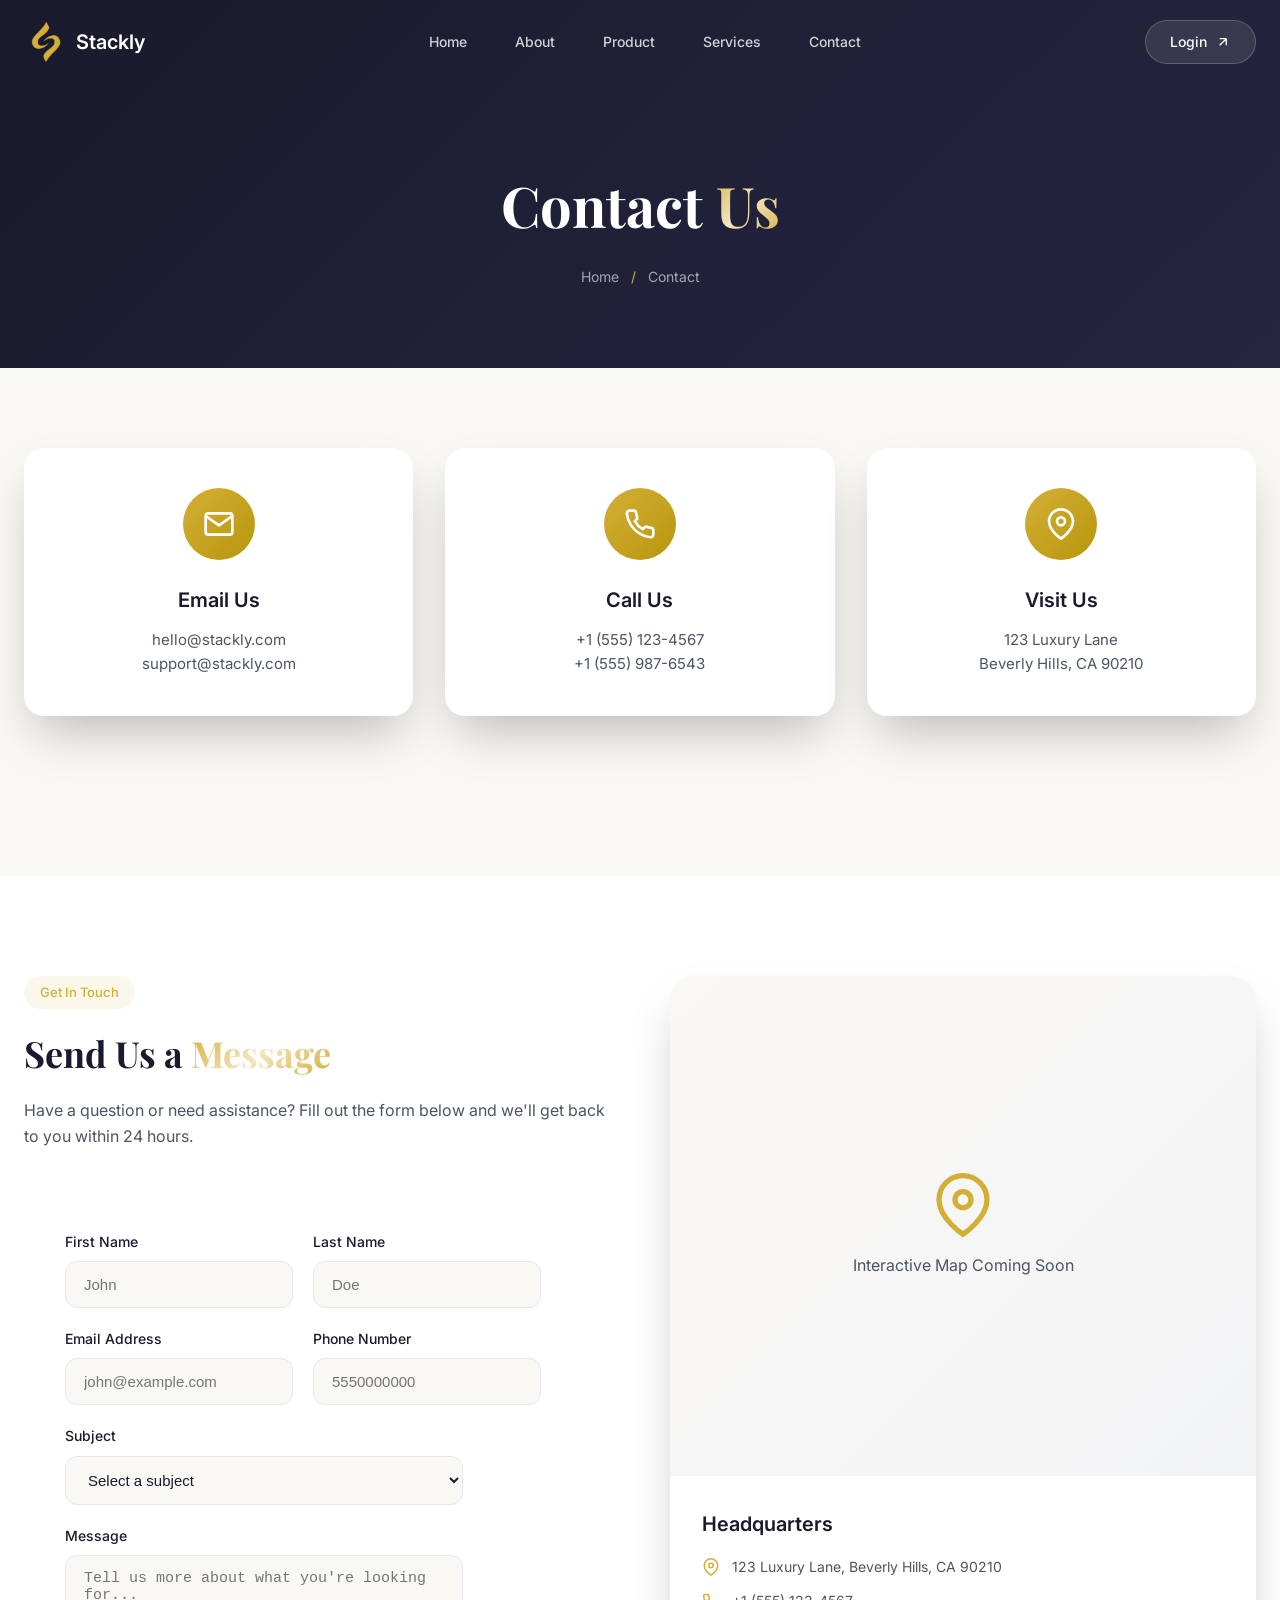
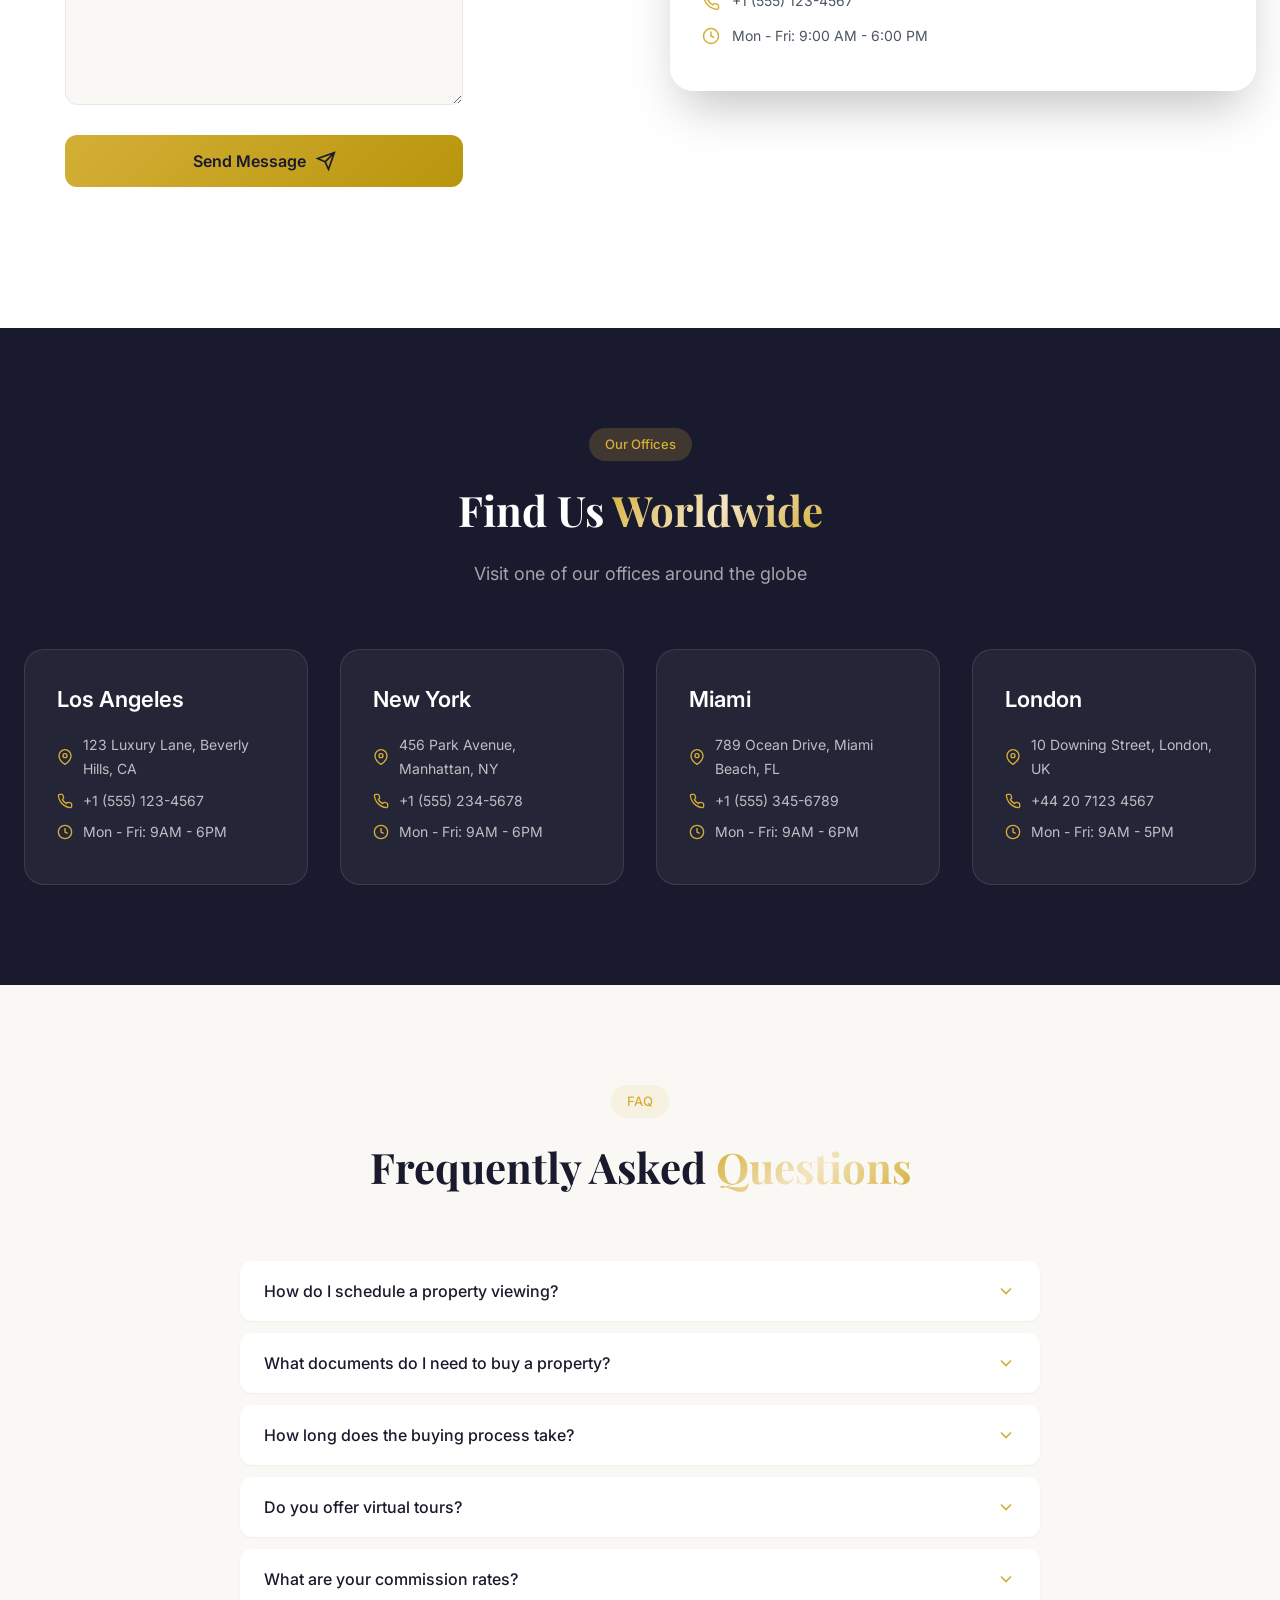
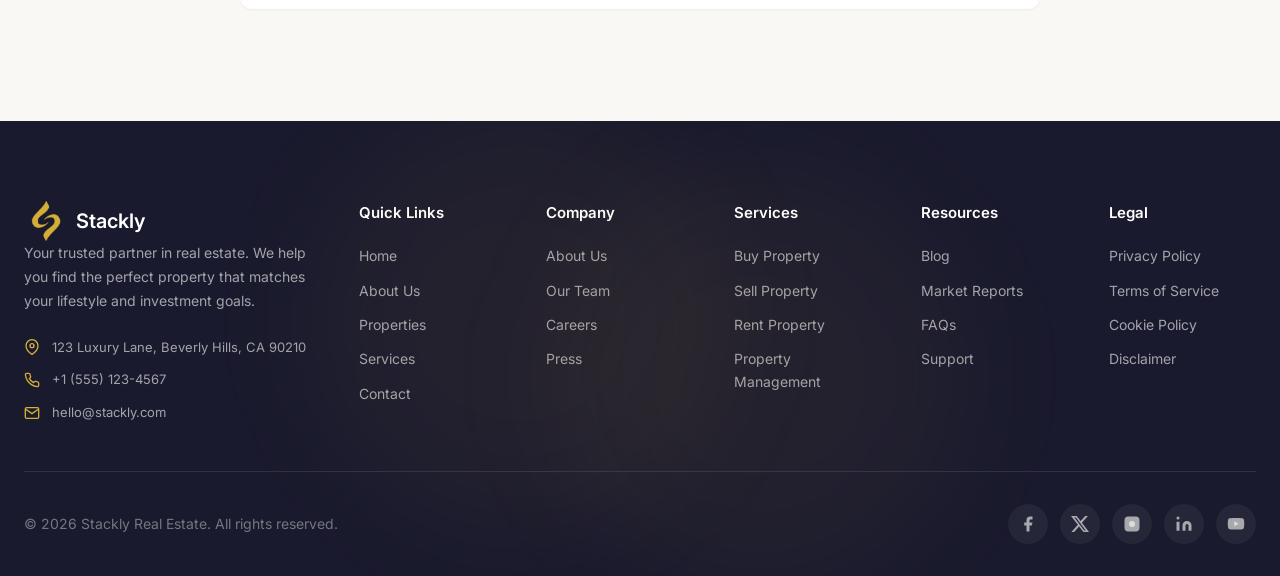
<file: contact.html>
<!DOCTYPE html>
<html lang="en">
<head>
    <meta charset="UTF-8">
    <meta name="viewport" content="width=device-width, initial-scale=1.0">
    <title>Contact Us - Stackly Real Estate</title>
    <link rel="preconnect" href="https://fonts.googleapis.com">
    <link rel="preconnect" href="https://fonts.gstatic.com" crossorigin>
    <link href="https://fonts.googleapis.com/css2?family=Inter:wght@300;400;500;600;700;800&family=Playfair+Display:ital,wght@0,400;0,500;0,600;0,700;1,400;1,500&display=swap" rel="stylesheet">
    <link rel="stylesheet" href="styles.css">
    <style>
        /* Contact Page Specific Styles */
        .page-header {
            padding: 160px 0 80px;
            background: linear-gradient(135deg, var(--dark) 0%, var(--dark-light) 100%);
            text-align: center;
            position: relative;
            overflow: hidden;
        }
        
        .page-header::before {
            content: '';
            position: absolute;
            top: 0;
            left: 0;
            width: 100%;
            height: 100%;
            background: url('https://images.unsplash.com/photo-1423666639041-f56000c27a9a?w=1920&h=600&fit=crop') center/cover;
            opacity: 0.1;
        }
        
        .page-header-content {
            position: relative;
            z-index: 1;
        }
        
        .page-header h1 {
            font-family: 'Playfair Display', serif;
            font-size: clamp(36px, 6vw, 56px);
            color: var(--white);
            margin-bottom: 16px;
        }
        
        .breadcrumb {
            display: flex;
            align-items: center;
            justify-content: center;
            gap: 12px;
            font-size: 14px;
            color: rgba(255, 255, 255, 0.6);
        }
        
        .breadcrumb a:hover {
            color: var(--gold);
        }
        
        .breadcrumb-separator {
            color: var(--gold);
        }
        
        /* Contact Info Cards */
        .contact-info-section {
            padding: 80px 0;
            background: var(--cream);
        }
        
        .contact-info-grid {
            display: grid;
            grid-template-columns: repeat(3, 1fr);
            gap: 32px;
            margin-bottom: 80px;
        }
        
        .contact-info-card {
            background: var(--white);
            border-radius: 20px;
            padding: 40px;
            text-align: center;
            box-shadow: var(--shadow-card);
            transition: all 0.3s ease;
        }
        
        .contact-info-card:hover {
            transform: translateY(-8px);
            box-shadow: var(--shadow-gold-lg);
        }
        
        .contact-info-icon {
            width: 72px;
            height: 72px;
            border-radius: 50%;
            background: linear-gradient(135deg, var(--gold) 0%, var(--gold-dark) 100%);
            display: flex;
            align-items: center;
            justify-content: center;
            margin: 0 auto 24px;
        }
        
        .contact-info-icon svg {
            width: 32px;
            height: 32px;
            color: var(--white);
        }
        
        .contact-info-card h3 {
            font-size: 20px;
            font-weight: 600;
            color: var(--dark);
            margin-bottom: 12px;
        }
        
        .contact-info-card p {
            font-size: 15px;
            color: var(--gray-600);
            line-height: 1.6;
        }
        
        /* Contact Form Section */
        .contact-form-section {
            padding: 100px 0;
            background: var(--white);
        }
        
        .contact-form-grid {
            display: grid;
            grid-template-columns: 1fr 1fr;
            gap: 60px;
            align-items: start;
        }
        
        .form-side h2 {
            font-family: 'Playfair Display', serif;
            font-size: 36px;
            color: var(--dark);
            margin-bottom: 16px;
        }
        
        .form-side > p {
            font-size: 16px;
            color: var(--gray-600);
            margin-bottom: 40px;
        }
        
        .contact-form {
            display: flex;
            flex-direction: column;
            gap: 20px;
        }
        
        .form-row {
            display: grid;
            grid-template-columns: 1fr 1fr;
            gap: 20px;
        }
        
        .form-group {
            display: flex;
            flex-direction: column;
            gap: 8px;
        }
        
        .form-group label {
            font-size: 14px;
            font-weight: 500;
            color: var(--dark);
        }
        
        .form-group input,
        .form-group select,
        .form-group textarea {
            padding: 14px 18px;
            background: var(--cream);
            border: 1px solid var(--gray-200);
            border-radius: 12px;
            font-size: 15px;
            color: var(--dark);
            transition: all 0.3s ease;
        }
        
        .form-group input:focus,
        .form-group select:focus,
        .form-group textarea:focus {
            outline: none;
            border-color: var(--gold);
            background: var(--white);
        }
        
        .form-group textarea {
            resize: vertical;
            min-height: 150px;
        }
        
        .submit-btn {
            padding: 16px 32px;
            background: linear-gradient(135deg, var(--gold) 0%, var(--gold-dark) 100%);
            border-radius: 12px;
            font-size: 16px;
            font-weight: 600;
            color: var(--dark);
            display: flex;
            align-items: center;
            justify-content: center;
            gap: 10px;
            transition: all 0.3s ease;
            margin-top: 10px;
        }
        
        .submit-btn:hover {
            box-shadow: var(--shadow-gold);
            transform: translateY(-2px);
        }
        
        .submit-btn svg {
            width: 20px;
            height: 20px;
        }
        
        /* Map Side */
        .map-side {
            border-radius: 24px;
            overflow: hidden;
            box-shadow: var(--shadow-card);
        }
        
        .map-container {
            width: 100%;
            height: 500px;
            background: var(--gray-100);
            position: relative;
        }
        
        .map-placeholder {
            width: 100%;
            height: 100%;
            display: flex;
            flex-direction: column;
            align-items: center;
            justify-content: center;
            background: linear-gradient(135deg, var(--cream) 0%, var(--gray-100) 100%);
        }
        
        .map-placeholder svg {
            width: 64px;
            height: 64px;
            color: var(--gold);
            margin-bottom: 16px;
        }
        
        .map-placeholder p {
            font-size: 16px;
            color: var(--gray-600);
        }
        
        .office-info {
            padding: 32px;
            background: var(--white);
        }
        
        .office-info h3 {
            font-size: 20px;
            font-weight: 600;
            color: var(--dark);
            margin-bottom: 16px;
        }
        
        .office-detail {
            display: flex;
            align-items: center;
            gap: 12px;
            margin-bottom: 12px;
            font-size: 14px;
            color: var(--gray-600);
        }
        
        .office-detail svg {
            width: 18px;
            height: 18px;
            color: var(--gold);
        }
        
        /* Office Locations */
        .offices-section {
            padding: 100px 0;
            background: var(--dark);
            position: relative;
            overflow: hidden;
        }
        
        .offices-section::before {
            content: '';
            position: absolute;
            top: 0;
            left: 0;
            width: 100%;
            height: 100%;
            background: url('https://images.unsplash.com/photo-1486406146926-c627a92ad1ab?w=1920&h=800&fit=crop') center/cover;
            opacity: 0.05;
        }
        
        .offices-header {
            text-align: center;
            margin-bottom: 60px;
            position: relative;
            z-index: 1;
        }
        
        .offices-header h2 {
            font-family: 'Playfair Display', serif;
            font-size: 42px;
            color: var(--white);
            margin-bottom: 16px;
        }
        
        .offices-header p {
            font-size: 18px;
            color: rgba(255, 255, 255, 0.6);
        }
        
        .offices-grid {
            display: grid;
            grid-template-columns: repeat(auto-fit, minmax(280px, 1fr));
            gap: 32px;
            position: relative;
            z-index: 1;
        }
        
        .office-card {
            background: rgba(255, 255, 255, 0.05);
            border: 1px solid rgba(255, 255, 255, 0.1);
            border-radius: 20px;
            padding: 32px;
            transition: all 0.3s ease;
        }
        
        .office-card:hover {
            background: rgba(212, 175, 55, 0.1);
            border-color: var(--gold);
            transform: translateY(-8px);
        }
        
        .office-card h3 {
            font-size: 22px;
            font-weight: 600;
            color: var(--white);
            margin-bottom: 16px;
        }
        
        .office-card p {
            font-size: 14px;
            color: rgba(255, 255, 255, 0.7);
            line-height: 1.7;
            margin-bottom: 8px;
            display: flex;
            align-items: center;
            gap: 10px;
        }
        
        .office-card p svg {
            width: 16px;
            height: 16px;
            color: var(--gold);
            flex-shrink: 0;
        }
        
        /* FAQ Section */
        .faq-section {
            padding: 100px 0;
            background: var(--cream);
        }
        
        .faq-header {
            text-align: center;
            margin-bottom: 60px;
        }
        
        .faq-header h2 {
            font-family: 'Playfair Display', serif;
            font-size: 42px;
            color: var(--dark);
            margin-bottom: 16px;
        }
        
        .faq-list {
            max-width: 800px;
            margin: 0 auto;
        }
        
        .faq-item {
            background: var(--white);
            border-radius: 12px;
            margin-bottom: 12px;
            overflow: hidden;
            box-shadow: var(--shadow-sm);
        }
        
        .faq-question {
            width: 100%;
            display: flex;
            align-items: center;
            justify-content: space-between;
            padding: 20px 24px;
            font-size: 16px;
            font-weight: 500;
            color: var(--dark);
            text-align: left;
            transition: all 0.3s ease;
        }
        
        .faq-question:hover {
            color: var(--gold);
        }
        
        .faq-question svg {
            width: 20px;
            height: 20px;
            color: var(--gold);
            transition: transform 0.3s ease;
        }
        
        .faq-item.active .faq-question svg {
            transform: rotate(180deg);
        }
        
        .faq-answer {
            max-height: 0;
            overflow: hidden;
            transition: all 0.3s ease;
        }
        
        .faq-item.active .faq-answer {
            max-height: 200px;
        }
        
        .faq-answer p {
            padding: 0 24px 20px;
            font-size: 15px;
            color: var(--gray-600);
            line-height: 1.7;
        }
        
        @media (max-width: 1024px) {
            .contact-info-grid {
                grid-template-columns: 1fr;
            }
            
            .contact-form-grid {
                grid-template-columns: 1fr;
            }
            
            .map-side {
                order: -1;
            }
        }
        
        @media (max-width: 768px) {
            .page-header {
                padding: 120px 0 60px;
            }
            
            .form-row {
                grid-template-columns: 1fr;
            }
            
            .map-container {
                height: 300px;
            }
        }
    </style>
</head>
<body>
    <!-- Navigation -->
    <nav id="navbar" class="navbar">
        <div class="nav-container">
            <a href="index.html" class="logo">
                   <img src="img/logo_gold.webp" alt="Stackly Logo" class="logo-img">
                   <span class="logo-text">Stackly</span>
                   </a>

            <div class="nav-links">
                <a href="index.html" class="nav-link">Home</a>
                <a href="about.html" class="nav-link">About</a>
                <a href="product.html" class="nav-link">Product</a>
                <a href="service.html" class="nav-link">Services</a>
                <a href="contact.html" class="nav-link">Contact</a>
            </div>

            <a href="login.html" class="contact-btn">
                <span>Login</span>
                <svg class="arrow-icon" viewBox="0 0 24 24" fill="none" stroke="currentColor" stroke-width="2">
                    <path d="M7 17L17 7M17 7H7M17 7V17"/>
                </svg>
            </a>

            <button class="mobile-menu-btn" id="mobileMenuBtn">
                <span class="menu-line"></span>
                <span class="menu-line"></span>
                <span class="menu-line"></span>
            </button>
        </div>
    </nav>

    <!-- Mobile Menu -->
    <div class="mobile-menu" id="mobileMenu">
        <div class="mobile-menu-content">
            <a href="index.html" class="mobile-nav-link">Home</a>
            <a href="about.html" class="mobile-nav-link">About</a>
            <a href="product.html" class="mobile-nav-link">Product</a>
            <a href="service.html" class="mobile-nav-link">Services</a>
            <a href="contact.html" class="mobile-nav-link">Contact</a>
            <a href="login.html" class="mobile-contact-btn">Login</a>
        </div>
    </div>

    <!-- Page Header -->
    <section class="page-header">
        <div class="container">
            <div class="page-header-content">
                <h1>Contact <span class="gradient-text">Us</span></h1>
                <div class="breadcrumb">
                    <a href="index.html">Home</a>
                    <span class="breadcrumb-separator">/</span>
                    <span>Contact</span>
                </div>
            </div>
        </div>
    </section>

    <!-- Contact Info Section -->
    <section class="contact-info-section">
        <div class="container">
            <div class="contact-info-grid">
                <div class="contact-info-card">
                    <div class="contact-info-icon">
                        <svg viewBox="0 0 24 24" fill="none" stroke="currentColor" stroke-width="2">
                            <path d="M4 4h16c1.1 0 2 .9 2 2v12c0 1.1-.9 2-2 2H4c-1.1 0-2-.9-2-2V6c0-1.1.9-2 2-2z"/>
                            <polyline points="22,6 12,13 2,6"/>
                        </svg>
                    </div>
                    <h3>Email Us</h3>
                    <p>hello@stackly.com<br>support@stackly.com</p>
                </div>
                <div class="contact-info-card">
                    <div class="contact-info-icon">
                        <svg viewBox="0 0 24 24" fill="none" stroke="currentColor" stroke-width="2">
                            <path d="M22 16.92v3a2 2 0 0 1-2.18 2 19.79 19.79 0 0 1-8.63-3.07 19.5 19.5 0 0 1-6-6 19.79 19.79 0 0 1-3.07-8.67A2 2 0 0 1 4.11 2h3a2 2 0 0 1 2 1.72 12.84 12.84 0 0 0 .7 2.81 2 2 0 0 1-.45 2.11L8.09 9.91a16 16 0 0 0 6 6l1.27-1.27a2 2 0 0 1 2.11-.45 12.84 12.84 0 0 0 2.81.7A2 2 0 0 1 22 16.92z"/>
                        </svg>
                    </div>
                    <h3>Call Us</h3>
                    <p>+1 (555) 123-4567<br>+1 (555) 987-6543</p>
                </div>
                <div class="contact-info-card">
                    <div class="contact-info-icon">
                        <svg viewBox="0 0 24 24" fill="none" stroke="currentColor" stroke-width="2">
                            <path d="M21 10c0 7-9 13-9 13s-9-6-9-13a9 9 0 0 1 18 0z"/>
                            <circle cx="12" cy="10" r="3"/>
                        </svg>
                    </div>
                    <h3>Visit Us</h3>
                    <p>123 Luxury Lane<br>Beverly Hills, CA 90210</p>
                </div>
            </div>
        </div>
    </section>

    <!-- Contact Form Section -->
    <section class="contact-form-section">
        <div class="container">
            <div class="contact-form-grid">
                <div class="form-side">
                    <span class="section-tag">Get In Touch</span>
                    <h2>Send Us a <span class="gradient-text">Message</span></h2>
                    <p>Have a question or need assistance? Fill out the form below and we'll get back to you within 24 hours.</p>
                    
                    <form action="404.html" class="contact-form" id="contactForm">
                        <div class="form-row">
                            <div class="form-group">
                                <label for="firstName">First Name</label>
                                <input type="text" id="firstName" name="firstName" placeholder="John" pattern="[A-Za-z ]+" oninput="this.value = this.value.replace(/[^A-Za-z ]/g, '')" required>
                            </div>
                            <div class="form-group">
                                <label for="lastName">Last Name</label>
                                <input type="text" id="lastName" name="lastName" placeholder="Doe" pattern="[A-Za-z ]+" oninput="this.value = this.value.replace(/[^A-Za-z ]/g, '')" required>
                            </div>
                        </div>
                        <div class="form-row">
                            <div class="form-group">
                                <label for="email">Email Address</label>
                                <input type="email" id="email" name="email" placeholder="john@example.com" required>
                            </div>
                            <div class="form-group">
                                <label for="phone">Phone Number</label>
                                <input type="text" id="phone" name="phone" placeholder="5550000000" inputmode="numeric" pattern="[0-9]+" oninput="this.value = this.value.replace(/[^0-9]/g, '')">
                            </div>
                        </div>
                        <div class="form-group">
                            <label for="subject">Subject</label>
                            <select id="subject" name="subject" required>
                                <option value="">Select a subject</option>
                                <option value="general">General Inquiry</option>
                                <option value="buy">Buy a Property</option>
                                <option value="sell">Sell a Property</option>
                                <option value="rent">Rent a Property</option>
                                <option value="support">Customer Support</option>
                            </select>
                        </div>
                        <div class="form-group">
                            <label for="message">Message</label>
                            <textarea id="message" name="message" placeholder="Tell us more about what you're looking for..." required></textarea>
                        </div>
                        <button type="submit" class="submit-btn">
                            <span>Send Message</span>
                            <svg viewBox="0 0 24 24" fill="none" stroke="currentColor" stroke-width="2">
                                <path d="M22 2L11 13M22 2l-7 20-4-9-9-4 20-7z"/>
                            </svg>
                        </button>
                    </form>
                </div>
                
                <div class="map-side">
                    <div class="map-container">
                        <div class="map-placeholder">
                            <svg viewBox="0 0 24 24" fill="none" stroke="currentColor" stroke-width="2">
                                <path d="M21 10c0 7-9 13-9 13s-9-6-9-13a9 9 0 0 1 18 0z"/>
                                <circle cx="12" cy="10" r="3"/>
                            </svg>
                            <p>Interactive Map Coming Soon</p>
                        </div>
                    </div>
                    <div class="office-info">
                        <h3>Headquarters</h3>
                        <p class="office-detail">
                            <svg viewBox="0 0 24 24" fill="none" stroke="currentColor" stroke-width="2"><path d="M21 10c0 7-9 13-9 13s-9-6-9-13a9 9 0 0 1 18 0z"/><circle cx="12" cy="10" r="3"/></svg>
                            123 Luxury Lane, Beverly Hills, CA 90210
                        </p>
                        <p class="office-detail">
                            <svg viewBox="0 0 24 24" fill="none" stroke="currentColor" stroke-width="2"><path d="M22 16.92v3a2 2 0 0 1-2.18 2 19.79 19.79 0 0 1-8.63-3.07 19.5 19.5 0 0 1-6-6 19.79 19.79 0 0 1-3.07-8.67A2 2 0 0 1 4.11 2h3a2 2 0 0 1 2 1.72 12.84 12.84 0 0 0 .7 2.81 2 2 0 0 1-.45 2.11L8.09 9.91a16 16 0 0 0 6 6l1.27-1.27a2 2 0 0 1 2.11-.45 12.84 12.84 0 0 0 2.81.7A2 2 0 0 1 22 16.92z"/></svg>
                            +1 (555) 123-4567
                        </p>
                        <p class="office-detail">
                            <svg viewBox="0 0 24 24" fill="none" stroke="currentColor" stroke-width="2"><circle cx="12" cy="12" r="10"/><polyline points="12 6 12 12 16 14"/></svg>
                            Mon - Fri: 9:00 AM - 6:00 PM
                        </p>
                    </div>
                </div>
            </div>
        </div>
    </section>

    <!-- Office Locations -->
    <section class="offices-section">
        <div class="container">
            <div class="offices-header">
                <span class="section-tag tag-gold">Our Offices</span>
                <h2>Find Us <span class="gradient-text">Worldwide</span></h2>
                <p>Visit one of our offices around the globe</p>
            </div>
            <div class="offices-grid">
                <div class="office-card">
                    <h3>Los Angeles</h3>
                    <p><svg viewBox="0 0 24 24" fill="none" stroke="currentColor" stroke-width="2"><path d="M21 10c0 7-9 13-9 13s-9-6-9-13a9 9 0 0 1 18 0z"/><circle cx="12" cy="10" r="3"/></svg>123 Luxury Lane, Beverly Hills, CA</p>
                    <p><svg viewBox="0 0 24 24" fill="none" stroke="currentColor" stroke-width="2"><path d="M22 16.92v3a2 2 0 0 1-2.18 2 19.79 19.79 0 0 1-8.63-3.07 19.5 19.5 0 0 1-6-6 19.79 19.79 0 0 1-3.07-8.67A2 2 0 0 1 4.11 2h3a2 2 0 0 1 2 1.72 12.84 12.84 0 0 0 .7 2.81 2 2 0 0 1-.45 2.11L8.09 9.91a16 16 0 0 0 6 6l1.27-1.27a2 2 0 0 1 2.11-.45 12.84 12.84 0 0 0 2.81.7A2 2 0 0 1 22 16.92z"/></svg>+1 (555) 123-4567</p>
                    <p><svg viewBox="0 0 24 24" fill="none" stroke="currentColor" stroke-width="2"><circle cx="12" cy="12" r="10"/><polyline points="12 6 12 12 16 14"/></svg>Mon - Fri: 9AM - 6PM</p>
                </div>
                <div class="office-card">
                    <h3>New York</h3>
                    <p><svg viewBox="0 0 24 24" fill="none" stroke="currentColor" stroke-width="2"><path d="M21 10c0 7-9 13-9 13s-9-6-9-13a9 9 0 0 1 18 0z"/><circle cx="12" cy="10" r="3"/></svg>456 Park Avenue, Manhattan, NY</p>
                    <p><svg viewBox="0 0 24 24" fill="none" stroke="currentColor" stroke-width="2"><path d="M22 16.92v3a2 2 0 0 1-2.18 2 19.79 19.79 0 0 1-8.63-3.07 19.5 19.5 0 0 1-6-6 19.79 19.79 0 0 1-3.07-8.67A2 2 0 0 1 4.11 2h3a2 2 0 0 1 2 1.72 12.84 12.84 0 0 0 .7 2.81 2 2 0 0 1-.45 2.11L8.09 9.91a16 16 0 0 0 6 6l1.27-1.27a2 2 0 0 1 2.11-.45 12.84 12.84 0 0 0 2.81.7A2 2 0 0 1 22 16.92z"/></svg>+1 (555) 234-5678</p>
                    <p><svg viewBox="0 0 24 24" fill="none" stroke="currentColor" stroke-width="2"><circle cx="12" cy="12" r="10"/><polyline points="12 6 12 12 16 14"/></svg>Mon - Fri: 9AM - 6PM</p>
                </div>
                <div class="office-card">
                    <h3>Miami</h3>
                    <p><svg viewBox="0 0 24 24" fill="none" stroke="currentColor" stroke-width="2"><path d="M21 10c0 7-9 13-9 13s-9-6-9-13a9 9 0 0 1 18 0z"/><circle cx="12" cy="10" r="3"/></svg>789 Ocean Drive, Miami Beach, FL</p>
                    <p><svg viewBox="0 0 24 24" fill="none" stroke="currentColor" stroke-width="2"><path d="M22 16.92v3a2 2 0 0 1-2.18 2 19.79 19.79 0 0 1-8.63-3.07 19.5 19.5 0 0 1-6-6 19.79 19.79 0 0 1-3.07-8.67A2 2 0 0 1 4.11 2h3a2 2 0 0 1 2 1.72 12.84 12.84 0 0 0 .7 2.81 2 2 0 0 1-.45 2.11L8.09 9.91a16 16 0 0 0 6 6l1.27-1.27a2 2 0 0 1 2.11-.45 12.84 12.84 0 0 0 2.81.7A2 2 0 0 1 22 16.92z"/></svg>+1 (555) 345-6789</p>
                    <p><svg viewBox="0 0 24 24" fill="none" stroke="currentColor" stroke-width="2"><circle cx="12" cy="12" r="10"/><polyline points="12 6 12 12 16 14"/></svg>Mon - Fri: 9AM - 6PM</p>
                </div>
                <div class="office-card">
                    <h3>London</h3>
                    <p><svg viewBox="0 0 24 24" fill="none" stroke="currentColor" stroke-width="2"><path d="M21 10c0 7-9 13-9 13s-9-6-9-13a9 9 0 0 1 18 0z"/><circle cx="12" cy="10" r="3"/></svg>10 Downing Street, London, UK</p>
                    <p><svg viewBox="0 0 24 24" fill="none" stroke="currentColor" stroke-width="2"><path d="M22 16.92v3a2 2 0 0 1-2.18 2 19.79 19.79 0 0 1-8.63-3.07 19.5 19.5 0 0 1-6-6 19.79 19.79 0 0 1-3.07-8.67A2 2 0 0 1 4.11 2h3a2 2 0 0 1 2 1.72 12.84 12.84 0 0 0 .7 2.81 2 2 0 0 1-.45 2.11L8.09 9.91a16 16 0 0 0 6 6l1.27-1.27a2 2 0 0 1 2.11-.45 12.84 12.84 0 0 0 2.81.7A2 2 0 0 1 22 16.92z"/></svg>+44 20 7123 4567</p>
                    <p><svg viewBox="0 0 24 24" fill="none" stroke="currentColor" stroke-width="2"><circle cx="12" cy="12" r="10"/><polyline points="12 6 12 12 16 14"/></svg>Mon - Fri: 9AM - 5PM</p>
                </div>
            </div>
        </div>
    </section>

    <!-- FAQ Section -->
    <section class="faq-section">
        <div class="container">
            <div class="faq-header">
                <span class="section-tag">FAQ</span>
                <h2>Frequently Asked <span class="gradient-text">Questions</span></h2>
            </div>
            <div class="faq-list">
                <div class="faq-item">
                   
                        <button class="faq-question">
                            How do I schedule a property viewing?
                            <svg viewBox="0 0 24 24" fill="none" stroke="currentColor" stroke-width="2"><polyline points="6 9 12 15 18 9"/></svg>
                        </button>
                    
                    <div class="faq-answer">
                        <p>You can schedule a property viewing by contacting us through the form above, calling our office directly, or using the "Contact" button on any property listing. Our agents will work with your schedule to arrange a convenient time.</p>
                    </div>
                </div>
                <div class="faq-item">
                   
                        <button class="faq-question">
                            What documents do I need to buy a property?
                            <svg viewBox="0 0 24 24" fill="none" stroke="currentColor" stroke-width="2"><polyline points="6 9 12 15 18 9"/></svg>
                        </button>
                    
                    <div class="faq-answer">
                        <p>Typically, you'll need proof of identity (passport or driver's license), proof of income (pay stubs or tax returns), bank statements, and pre-approval letter from your lender. Our team will guide you through the complete documentation process.</p>
                    </div>
                </div>
                <div class="faq-item">
                   
                        <button class="faq-question">
                            How long does the buying process take?
                            <svg viewBox="0 0 24 24" fill="none" stroke="currentColor" stroke-width="2"><polyline points="6 9 12 15 18 9"/></svg>
                        </button>
                    
                    <div class="faq-answer">
                        <p>The typical timeline from offer acceptance to closing is 30-60 days, but this can vary based on financing, inspections, and negotiations. Cash purchases can close much faster, sometimes in as little as 2 weeks.</p>
                    </div>
                </div>
                <div class="faq-item">
                   
                        <button class="faq-question">
                            Do you offer virtual tours?
                            <svg viewBox="0 0 24 24" fill="none" stroke="currentColor" stroke-width="2"><polyline points="6 9 12 15 18 9"/></svg>
                        </button>
                   
                    <div class="faq-answer">
                        <p>Yes! We offer comprehensive virtual tours for most of our properties. You can explore homes from the comfort of your current residence using our 3D walkthroughs and video tours.</p>
                    </div>
                </div>
                <div class="faq-item">
                    <button class="faq-question">
                        What are your commission rates?
                        <svg viewBox="0 0 24 24" fill="none" stroke="currentColor" stroke-width="2"><polyline points="6 9 12 15 18 9"/></svg>
                    </button>
                    <div class="faq-answer">
                        <p>Our commission rates vary based on the service package you choose. We offer competitive rates starting from 2% for basic services. Contact us for a detailed quote tailored to your specific needs.</p>
                    </div>
                </div>
            </div>
        </div>
    </section>

    <!-- Footer -->
    <footer class="footer">
        <div class="container">
            <div class="footer-grid">
                <div class="footer-brand">
                <a href="index.html" class="logo">
                   <img src="img/logo_gold.webp" alt="Stackly Logo" class="logo-img">
                   <span class="logo-text">Stackly</span>
                   </a>        

                    <p class="footer-desc">Your trusted partner in real estate. We help you find the perfect property that matches your lifestyle and investment goals.</p>
                    <div class="footer-contact">
                        <div class="footer-contact-item">
                            <svg viewBox="0 0 24 24" fill="none" stroke="currentColor" stroke-width="2"><path d="M21 10c0 7-9 13-9 13s-9-6-9-13a9 9 0 0 1 18 0z"/><circle cx="12" cy="10" r="3"/></svg>
                            <span>123 Luxury Lane, Beverly Hills, CA 90210</span>
                        </div>
                        <div class="footer-contact-item">
                            <svg viewBox="0 0 24 24" fill="none" stroke="currentColor" stroke-width="2"><path d="M22 16.92v3a2 2 0 0 1-2.18 2 19.79 19.79 0 0 1-8.63-3.07 19.5 19.5 0 0 1-6-6 19.79 19.79 0 0 1-3.07-8.67A2 2 0 0 1 4.11 2h3a2 2 0 0 1 2 1.72 12.84 12.84 0 0 0 .7 2.81 2 2 0 0 1-.45 2.11L8.09 9.91a16 16 0 0 0 6 6l1.27-1.27a2 2 0 0 1 2.11-.45 12.84 12.84 0 0 0 2.81.7A2 2 0 0 1 22 16.92z"/></svg>
                            <span>+1 (555) 123-4567</span>
                        </div>
                        <div class="footer-contact-item">
                            <svg viewBox="0 0 24 24" fill="none" stroke="currentColor" stroke-width="2"><path d="M4 4h16c1.1 0 2 .9 2 2v12c0 1.1-.9 2-2 2H4c-1.1 0-2-.9-2-2V6c0-1.1.9-2 2-2z"/><polyline points="22,6 12,13 2,6"/></svg>
                            <span>hello@stackly.com</span>
                        </div>
                    </div>
                </div>
                <div class="footer-links">
                    <h4>Quick Links</h4>
                    <ul>
                        <li><a href="index.html">Home</a></li>
                        <li><a href="about.html">About Us</a></li>
                        <li><a href="product.html">Properties</a></li>
                        <li><a href="service.html">Services</a></li>
                        <li><a href="contact.html">Contact</a></li>
                    </ul>
                </div>
                <div class="footer-links">
                    <h4>Company</h4>
                    <ul>
                        <li><a href="about.html">About Us</a></li>
                        <li><a href="about.html">Our Team</a></li>
                        <li><a href="#careers">Careers</a></li>
                        <li><a href="#press">Press</a></li>
                    </ul>
                </div>
                <div class="footer-links">
                    <h4>Services</h4>
                    <ul>
                        <li><a href="product.html">Buy Property</a></li>
                        <li><a href="service.html">Sell Property</a></li>
                        <li><a href="service.html">Rent Property</a></li>
                        <li><a href="404.html">Property Management</a></li>
                    </ul>
                </div>
                <div class="footer-links">
                    <h4>Resources</h4>
                    <ul>
                        <li><a href="blog.html">Blog</a></li>
                        <li><a href="404.html">Market Reports</a></li>
                        <li><a href="404.html">FAQs</a></li>
                        <li><a href="contact.html">Support</a></li>
                    </ul>
                </div>
                <div class="footer-links">
                    <h4>Legal</h4>
                    <ul>
                        <li><a href="404.html">Privacy Policy</a></li>
                        <li><a href="404.html">Terms of Service</a></li>
                        <li><a href="404.html">Cookie Policy</a></li>
                        <li><a href="404.html">Disclaimer</a></li>
                    </ul>
                </div>
            </div>
            <div class="footer-bottom">
                <p class="copyright">© 2026 Stackly Real Estate. All rights reserved.</p>
                <div class="social-links">
                    <a href="404.html" class="social-link" aria-label="Facebook"><svg viewBox="0 0 24 24" fill="currentColor"><path d="M18 2h-3a5 5 0 0 0-5 5v3H7v4h3v8h4v-8h3l1-4h-4V7a1 1 0 0 1 1-1h3z"/></svg></a>
                    <a href="404.html" class="social-link" aria-label="X"><svg viewBox="0 0 24 24" fill="currentColor"><path d="M18.9 1.2h3.7l-8.1 9.2L24 22.8h-7.4l-5.8-7.6-6.6 7.6H.5l8.6-9.8L0 1.2h7.6l5.2 6.9 6.1-6.9zm-1.3 19.4h2L6.5 3.3h-2l13.1 17.3z"/></svg></a>
                    <a href="404.html" class="social-link" aria-label="Instagram"><svg viewBox="0 0 24 24" fill="currentColor"><rect x="2" y="2" width="20" height="20" rx="5" ry="5"/><path d="M16 11.37A4 4 0 1 1 12.63 8 4 4 0 0 1 16 11.37z"/><line x1="17.5" y1="6.5" x2="17.51" y2="6.5"/></svg></a>
                    <a href="404.html" class="social-link" aria-label="LinkedIn"><svg viewBox="0 0 24 24" fill="currentColor"><path d="M16 8a6 6 0 0 1 6 6v7h-4v-7a2 2 0 0 0-2-2 2 2 0 0 0-2 2v7h-4v-7a6 6 0 0 1 6-6z"/><rect x="2" y="9" width="4" height="12"/><circle cx="4" cy="4" r="2"/></svg></a>
                    <a href="404.html" class="social-link" aria-label="YouTube"><svg viewBox="0 0 24 24" fill="currentColor"><path d="M22.54 6.42a2.78 2.78 0 0 0-1.94-2C18.88 4 12 4 12 4s-6.88 0-8.6.46a2.78 2.78 0 0 0-1.94 2A29 29 0 0 0 1 11.75a29 29 0 0 0 .46 5.33A2.78 2.78 0 0 0 3.4 19c1.72.46 8.6.46 8.6.46s6.88 0 8.6-.46a2.78 2.78 0 0 0 1.94-2 29 29 0 0 0 .46-5.25 29 29 0 0 0-.46-5.33z"/><polygon points="9.75 15.02 15.5 11.75 9.75 8.48 9.75 15.02"/></svg></a>
                </div>
            </div>
        </div>
    </footer>

    <!-- Scroll to Top Button -->
    <button id="scrollToTop" class="scroll-to-top" aria-label="Scroll to top">
        <svg viewBox="0 0 24 24" fill="none" stroke="currentColor" stroke-width="2"><path d="M5 10l7-7m0 0l7 7m-7-7v18"/></svg>
    </button>

    <script src="script.js"></script>
    <script>
        // FAQ Accordion
        document.querySelectorAll('.faq-question').forEach(button => {
            button.addEventListener('click', () => {
                const faqItem = button.parentElement;
                const isActive = faqItem.classList.contains('active');
                
                document.querySelectorAll('.faq-item').forEach(item => {
                    item.classList.remove('active');
                });
                
                if (!isActive) {
                    faqItem.classList.add('active');
                }
            });
        });
        
        
    </script>
</body>
</html>
</file>
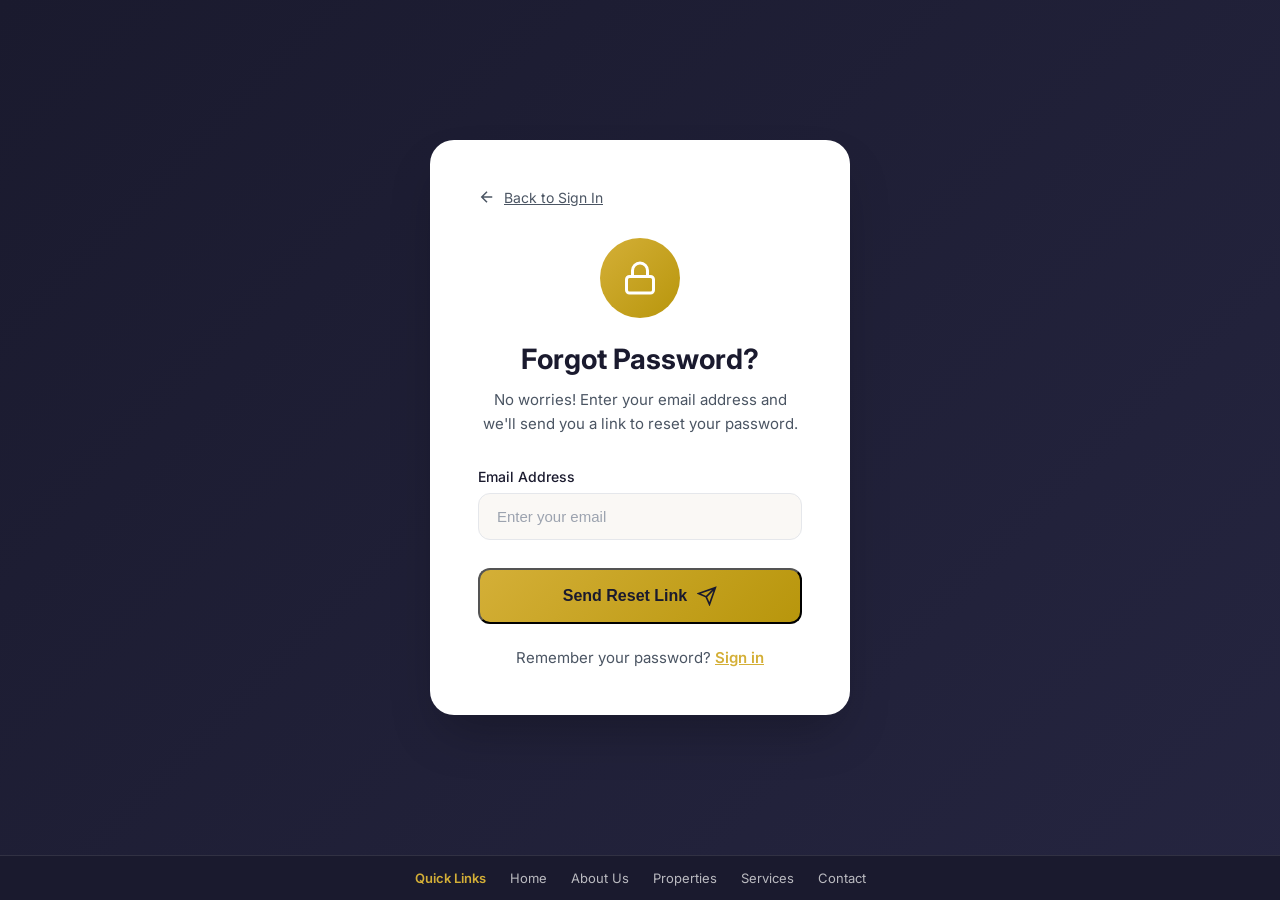
<file: forgot.html>
<!DOCTYPE html>
<html lang="en">
<head>
    <meta charset="UTF-8">
    <meta name="viewport" content="width=device-width, initial-scale=1.0">
    <title>Forgot Password - Stackly Real Estate</title>
    <link rel="preconnect" href="https://fonts.googleapis.com">
    <link rel="preconnect" href="https://fonts.gstatic.com" crossorigin>
    <link href="https://fonts.googleapis.com/css2?family=Inter:wght@300;400;500;600;700;800&family=Playfair+Display:ital,wght@0,400;0,500;0,600;0,700;1,400;1,500&display=swap" rel="stylesheet">
    <style>
        :root {
            --gold: #d4af37;
            --gold-light: #f4e5c2;
            --gold-dark: #b8960c;
            --dark: #1a1a2e;
            --dark-light: #252540;
            --cream: #faf8f5;
            --white: #ffffff;
            --gray-100: #f3f4f6;
            --gray-200: #e5e7eb;
            --gray-400: #9ca3af;
            --gray-600: #4b5563;
        }
        
        * {
            margin: 0;
            padding: 0;
            box-sizing: border-box;
        }
        
        body {
            font-family: 'Inter', -apple-system, BlinkMacSystemFont, 'Segoe UI', Roboto, sans-serif;
            min-height: 100vh;
            display: flex;
            flex-direction: column;
            align-items: stretch;
            justify-content: center;
            background: linear-gradient(135deg, var(--dark) 0%, var(--dark-light) 100%);
            position: relative;
            overflow-x: hidden;
        }
        
        body::before {
            content: '';
            position: absolute;
            top: 0;
            left: 0;
            width: 100%;
            height: 100%;
            background: url('https://images.unsplash.com/photo-1600607687939-ce8a6c25118c?w=1920&h=1080&fit=crop') center/cover;
            opacity: 0.1;
        }
        
        .forgot-container {
            position: relative;
            z-index: 1;
            width: 100%;
            max-width: 460px;
            padding: 20px;
            margin: auto;
        }

        .quick-links-footer {
            position: relative;
            z-index: 1;
            padding: 14px 20px;
            background: var(--dark);
            border-top: 1px solid rgba(255, 255, 255, 0.1);
            color: var(--white);
        }

        .quick-links-inner {
            display: flex;
            align-items: center;
            justify-content: center;
            flex-wrap: wrap;
            gap: 10px 24px;
        }

        .quick-links-heading {
            color: var(--gold);
            font-size: 13px;
            font-weight: 600;
        }

        .quick-links-inner a {
            color: rgba(255, 255, 255, 0.7);
            font-size: 13px;
            text-decoration: none;
        }

        .quick-links-inner a:hover {
            color: var(--gold);
        }
        
        .forgot-card {
            background: var(--white);
            border-radius: 24px;
            padding: 48px;
            box-shadow: 0 25px 50px -12px rgba(0, 0, 0, 0.25);
        }
        
        .back-link {
            display: inline-flex;
            align-items: center;
            gap: 8px;
            font-size: 14px;
            color: var(--gray-600);
            margin-bottom: 32px;
            transition: color 0.3s ease;
        }
        
        .back-link:hover {
            color: var(--gold);
        }
        
        .back-link svg {
            width: 18px;
            height: 18px;
        }
        
        .forgot-header {
            text-align: center;
            margin-bottom: 32px;
        }
        
        .forgot-icon {
            width: 80px;
            height: 80px;
            border-radius: 50%;
            background: linear-gradient(135deg, var(--gold) 0%, var(--gold-dark) 100%);
            display: flex;
            align-items: center;
            justify-content: center;
            margin: 0 auto 24px;
        }
        
        .forgot-icon svg {
            width: 36px;
            height: 36px;
            color: var(--white);
        }
        
        .forgot-header h1 {
            font-size: 28px;
            font-weight: 700;
            color: var(--dark);
            margin-bottom: 12px;
        }
        
        .forgot-header p {
            font-size: 15px;
            color: var(--gray-600);
            line-height: 1.6;
        }
        
        .forgot-form {
            display: flex;
            flex-direction: column;
            gap: 20px;
        }
        
        .form-group {
            display: flex;
            flex-direction: column;
            gap: 8px;
        }
        
        .form-group label {
            font-size: 14px;
            font-weight: 500;
            color: var(--dark);
        }
        
        .form-group input {
            padding: 14px 18px;
            background: var(--cream);
            border: 1px solid var(--gray-200);
            border-radius: 12px;
            font-size: 15px;
            color: var(--dark);
            transition: all 0.3s ease;
        }
        
        .form-group input:focus {
            outline: none;
            border-color: var(--gold);
            background: var(--white);
        }
        
        .form-group input::placeholder {
            color: var(--gray-400);
        }
        
        .submit-btn {
            padding: 16px;
            background: linear-gradient(135deg, var(--gold) 0%, var(--gold-dark) 100%);
            border-radius: 12px;
            font-size: 16px;
            font-weight: 600;
            color: var(--dark);
            display: flex;
            align-items: center;
            justify-content: center;
            gap: 10px;
            transition: all 0.3s ease;
            margin-top: 8px;
        }
        
        .submit-btn:hover {
            box-shadow: 0 10px 30px rgba(212, 175, 55, 0.3);
            transform: translateY(-2px);
        }
        
        .submit-btn svg {
            width: 20px;
            height: 20px;
        }
        
        .forgot-footer {
            text-align: center;
            margin-top: 24px;
            font-size: 15px;
            color: var(--gray-600);
        }
        
        .forgot-footer a {
            color: var(--gold);
            font-weight: 600;
            transition: color 0.3s ease;
        }
        
        .forgot-footer a:hover {
            color: var(--gold-dark);
        }
        
        /* Success State */
        .success-state {
            display: none;
            text-align: center;
        }
        
        .success-state.active {
            display: block;
        }
        
        .success-icon {
            width: 80px;
            height: 80px;
            border-radius: 50%;
            background: #10b981;
            display: flex;
            align-items: center;
            justify-content: center;
            margin: 0 auto 24px;
        }
        
        .success-icon svg {
            width: 40px;
            height: 40px;
            color: var(--white);
        }
        
        .success-state h2 {
            font-size: 24px;
            font-weight: 700;
            color: var(--dark);
            margin-bottom: 12px;
        }
        
        .success-state p {
            font-size: 15px;
            color: var(--gray-600);
            line-height: 1.6;
            margin-bottom: 24px;
        }
        
        .resend-link {
            font-size: 14px;
            color: var(--gold);
            cursor: pointer;
            transition: color 0.3s ease;
        }
        
        .resend-link:hover {
            color: var(--gold-dark);
        }
        
        @media (max-width: 480px) {
            .forgot-card {
                padding: 32px 24px;
            }
            
            .forgot-header h1 {
                font-size: 24px;
            }
        }
    </style>
</head>
<body>
    <div class="forgot-container">
        <div class="forgot-card">
            <a href="login.html" class="back-link">
                <svg viewBox="0 0 24 24" fill="none" stroke="currentColor" stroke-width="2"><path d="M19 12H5M12 19l-7-7 7-7"/></svg>
                Back to Sign In
            </a>
            
            <div class="forgot-header" id="forgotHeader">
                <div class="forgot-icon">
                    <svg viewBox="0 0 24 24" fill="none" stroke="currentColor" stroke-width="2"><rect x="3" y="11" width="18" height="11" rx="2" ry="2"/><path d="M7 11V7a5 5 0 0 1 10 0v4"/></svg>
                </div>
                <h1>Forgot Password?</h1>
                <p>No worries! Enter your email address and we'll send you a link to reset your password.</p>
            </div>
            
            <form class="forgot-form" id="forgotForm">
                <div class="form-group">
                    <label for="email">Email Address</label>
                    <input type="email" id="email" name="email" placeholder="Enter your email" required>
                </div>
                
                <button type="submit" class="submit-btn">
                    Send Reset Link
                    <svg viewBox="0 0 24 24" fill="none" stroke="currentColor" stroke-width="2"><path d="M22 2L11 13M22 2l-7 20-4-9-9-4 20-7z"/></svg>
                </button>
            </form>
            
            <div class="success-state" id="successState">
                <div class="success-icon">
                    <svg viewBox="0 0 24 24" fill="none" stroke="currentColor" stroke-width="3"><polyline points="20 6 9 17 4 12"/></svg>
                </div>
                <h2>Check Your Email</h2>
                <p>We've sent a password reset link to <strong id="emailDisplay"></strong>. Please check your inbox and follow the instructions.</p>
                <a href="login.html" class="submit-btn">Back to Sign In</a>
                <p style="margin-top: 16px;">Didn't receive the email? <span class="resend-link" id="resendLink">Click to resend</span></p>
            </div>
            
            <div class="forgot-footer" id="forgotFooter">
                Remember your password? <a href="login.html">Sign in</a>
            </div>
        </div>
    </div>
    
    <footer class="quick-links-footer">
        <nav class="quick-links-inner" aria-label="Quick links">
            <span class="quick-links-heading">Quick Links</span>
            <a href="index.html">Home</a>
            <a href="about.html">About Us</a>
            <a href="product.html">Properties</a>
            <a href="service.html">Services</a>
            <a href="contact.html">Contact</a>
        </nav>
    </footer>

    <script>
        document.getElementById('forgotForm').addEventListener('submit', function(e) {
            e.preventDefault();
            
            const email = document.getElementById('email').value;
            
            // Hide form and show success state
            document.getElementById('forgotForm').style.display = 'none';
            document.getElementById('forgotHeader').style.display = 'none';
            document.getElementById('forgotFooter').style.display = 'none';
            document.getElementById('successState').classList.add('active');
            document.getElementById('emailDisplay').textContent = email;
        });
        
        document.getElementById('resendLink').addEventListener('click', function() {
            alert('Reset link resent! Please check your email.');
        });
    </script>
</body>
</html>
</file>
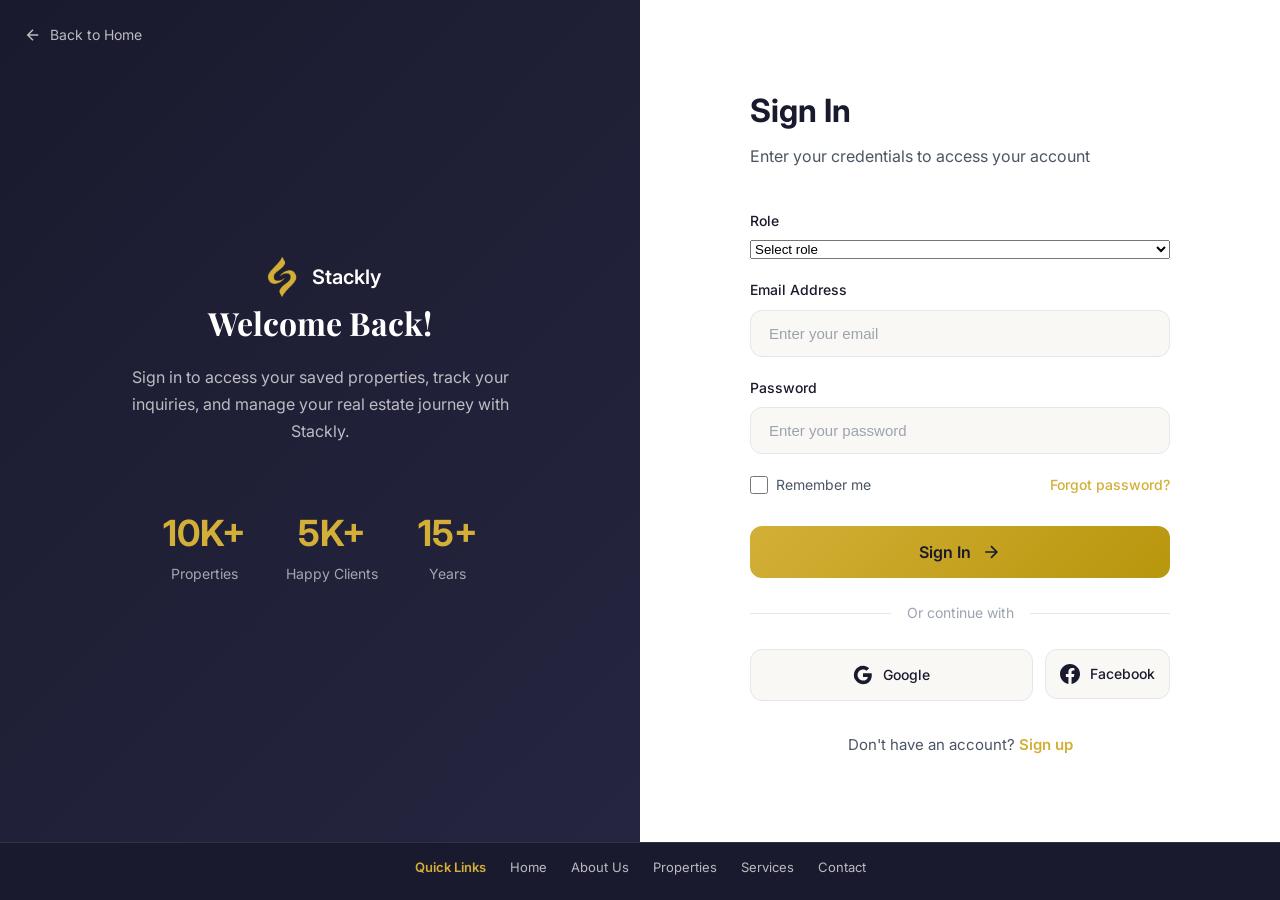
<file: login.html>
<!DOCTYPE html>
<html lang="en">
<head>
    <meta charset="UTF-8">
    <meta name="viewport" content="width=device-width, initial-scale=1.0">
    <title>Login - Stackly Real Estate</title>
    <link rel="preconnect" href="https://fonts.googleapis.com">
    <link rel="preconnect" href="https://fonts.gstatic.com" crossorigin>
    <link href="https://fonts.googleapis.com/css2?family=Inter:wght@300;400;500;600;700;800&family=Playfair+Display:ital,wght@0,400;0,500;0,600;0,700;1,400;1,500&display=swap" rel="stylesheet">
    <link rel="stylesheet" href="styles.css">
    <style>
        :root {
            --gold: #d4af37;
            --gold-light: #f4e5c2;
            --gold-dark: #b8960c;
            --dark: #1a1a2e;
            --dark-light: #252540;
            --cream: #faf8f5;
            --white: #ffffff;
            --gray-100: #f3f4f6;
            --gray-200: #e5e7eb;
            --gray-400: #9ca3af;
            --gray-600: #4b5563;
        }
        
        * {
            margin: 0;
            padding: 0;
            box-sizing: border-box;
        }
        
        body {
            font-family: 'Inter', -apple-system, BlinkMacSystemFont, 'Segoe UI', Roboto, sans-serif;
            min-height: 100vh;
            display: flex;
            flex-direction: column;
            background: var(--dark);
        }
        
        .auth-container {
            display: flex;
            width: 100%;
            min-height: calc(100vh - 58px);
        }
        
        .auth-left {
            flex: 1;
            background: linear-gradient(135deg, var(--dark) 0%, var(--dark-light) 100%);
            display: flex;
            flex-direction: column;
            justify-content: center;
            align-items: center;
            padding: 60px;
            position: relative;
            overflow: hidden;
        }
        
        .auth-left::before {
            content: '';
            position: absolute;
            top: 0;
            left: 0;
            width: 100%;
            height: 100%;
            background: url('https://images.unsplash.com/photo-1600596542815-ffad4c1539a9?w=1200&h=800&fit=crop') center/cover;
            opacity: 0.15;
        }
        
        .auth-logo {
            position: relative;
            z-index: 1;
            display: flex;
            align-items: center;
            gap: 12px;
            margin-bottom: 40px;
        }
        
        .auth-logo-icon {
            position: relative;
            width: 50px;
            height: 50px;
            display: flex;
            align-items: center;
            justify-content: center;
        }
        
        .auth-logo-shape {
            position: absolute;
            inset: 0;
            background: linear-gradient(135deg, var(--gold) 0%, var(--gold-dark) 100%);
            border-radius: 10px;
            transform: rotate(45deg);
        }
        
        .auth-logo-icon span {
            position: relative;
            z-index: 1;
            font-size: 22px;
            font-weight: 700;
            color: var(--dark);
        }
        
        .auth-logo-text {
            font-size: 28px;
            font-weight: 600;
            color: var(--white);
        }
        
        .auth-quote {
            position: relative;
            z-index: 1;
            text-align: center;
            max-width: 400px;
        }
        
        .auth-quote h2 {
            font-family: 'Playfair Display', serif;
            font-size: 32px;
            color: var(--white);
            margin-bottom: 16px;
        }
        
        .auth-quote p {
            font-size: 16px;
            color: rgba(255, 255, 255, 0.7);
            line-height: 1.7;
        }
        
        .auth-stats {
            position: relative;
            z-index: 1;
            display: flex;
            gap: 40px;
            margin-top: 60px;
        }
        
        .auth-stat {
            text-align: center;
        }
        
        .auth-stat .number {
            font-size: 36px;
            font-weight: 700;
            color: var(--gold);
        }
        
        .auth-stat .label {
            font-size: 14px;
            color: rgba(255, 255, 255, 0.6);
        }
        
        .auth-right {
            flex: 1;
            background: var(--white);
            display: flex;
            flex-direction: column;
            justify-content: center;
            padding: 60px;
        }
        
        .auth-form-container {
            max-width: 420px;
            width: 100%;
            margin: 0 auto;
        }
        
        .auth-form-header {
            margin-bottom: 40px;
        }
        
        .auth-form-header h1 {
            font-size: 32px;
            font-weight: 700;
            color: var(--dark);
            margin-bottom: 8px;
        }
        
        .auth-form-header p {
            font-size: 16px;
            color: var(--gray-600);
        }
        
        .auth-form {
            display: flex;
            flex-direction: column;
            gap: 20px;
        }
        
        .form-group {
            display: flex;
            flex-direction: column;
            gap: 8px;
        }
        
        .form-group label {
            font-size: 14px;
            font-weight: 500;
            color: var(--dark);
        }
        
        .form-group input {
            padding: 14px 18px;
            background: var(--cream);
            border: 1px solid var(--gray-200);
            border-radius: 12px;
            font-size: 15px;
            color: var(--dark);
            transition: all 0.3s ease;
        }
        
        .form-group input:focus {
            outline: none;
            border-color: var(--gold);
            background: var(--white);
        }
        
        .form-group input::placeholder {
            color: var(--gray-400);
        }
        
        .form-options {
            display: flex;
            align-items: center;
            justify-content: space-between;
        }
        
        .remember-me {
            display: flex;
            align-items: center;
            gap: 8px;
            font-size: 14px;
            color: var(--gray-600);
            cursor: pointer;
        }
        
        .remember-me input {
            width: 18px;
            height: 18px;
            accent-color: var(--gold);
        }
        
        .forgot-link {
            font-size: 14px;
            color: var(--gold);
            font-weight: 500;
            transition: color 0.3s ease;
        }
        
        .forgot-link:hover {
            color: var(--gold-dark);
        }
        
        .auth-btn {
            padding: 16px;
            background: linear-gradient(135deg, var(--gold) 0%, var(--gold-dark) 100%);
            border-radius: 12px;
            font-size: 16px;
            font-weight: 600;
            color: var(--dark);
            display: flex;
            align-items: center;
            justify-content: center;
            gap: 10px;
            transition: all 0.3s ease;
            margin-top: 10px;
        }
        
        .auth-btn:hover {
            box-shadow: 0 10px 30px rgba(212, 175, 55, 0.3);
            transform: translateY(-2px);
        }
        
        .auth-divider {
            display: flex;
            align-items: center;
            gap: 16px;
            margin: 24px 0;
        }
        
        .auth-divider::before,
        .auth-divider::after {
            content: '';
            flex: 1;
            height: 1px;
            background: var(--gray-200);
        }
        
        .auth-divider span {
            font-size: 14px;
            color: var(--gray-400);
        }
        
        .social-login {
            display: flex;
            gap: 12px;
        }
        
        .social-btn {
            flex: 1;
            padding: 14px;
            background: var(--cream);
            border: 1px solid var(--gray-200);
            border-radius: 12px;
            display: flex;
            align-items: center;
            justify-content: center;
            gap: 10px;
            font-size: 14px;
            font-weight: 500;
            color: var(--dark);
            transition: all 0.3s ease;
        }
        
        .social-btn:hover {
            background: var(--gray-100);
            border-color: var(--gold);
        }
        
        .social-btn svg {
            width: 20px;
            height: 20px;
        }
        
        .auth-footer {
            text-align: center;
            margin-top: 32px;
            font-size: 15px;
            color: var(--gray-600);
        }
        
        .auth-footer a {
            color: var(--gold);
            font-weight: 600;
            transition: color 0.3s ease;
        }
        
        .auth-footer a:hover {
            color: var(--gold-dark);
        }
        
        .back-link {
            position: absolute;
            top: 24px;
            left: 24px;
            display: flex;
            align-items: center;
            gap: 8px;
            font-size: 14px;
            color: rgba(255, 255, 255, 0.7);
            transition: color 0.3s ease;
            z-index: 2;
        }
        
        .back-link:hover {
            color: var(--gold);
        }
        
        .back-link svg {
            width: 18px;
            height: 18px;
        }
        
        @media (max-width: 1024px) {
            .auth-container {
                flex-direction: column;
            }
            
            .auth-left {
                padding: 40px;
                min-height: 300px;
            }
            
            .auth-stats {
                display: none;
            }
            
            .auth-right {
                padding: 40px;
            }
        }
        
        @media (max-width: 480px) {
            .auth-left {
                padding: 30px 20px;
            }
            
            .auth-right {
                padding: 30px 20px;
            }
            
            .auth-form-header h1 {
                font-size: 28px;
            }
        }
    </style>
</head>
<body>
    <div class="auth-container">
        <div class="auth-left">
            <a href="index.html" class="back-link">
                <svg viewBox="0 0 24 24" fill="none" stroke="currentColor" stroke-width="2"><path d="M19 12H5M12 19l-7-7 7-7"/></svg>
                Back to Home
            </a>
            
            <a href="index.html" class="logo">
                   <img src="img/logo_gold.webp" alt="Stackly Logo" class="logo-img">
                   <span class="logo-text">Stackly</span>
                   </a>
            
            <div class="auth-quote">
                <h2>Welcome Back!</h2>
                <p>Sign in to access your saved properties, track your inquiries, and manage your real estate journey with Stackly.</p>
            </div>
            
            <div class="auth-stats">
                <div class="auth-stat">
                    <div class="number">10K+</div>
                    <div class="label">Properties</div>
                </div>
                <div class="auth-stat">
                    <div class="number">5K+</div>
                    <div class="label">Happy Clients</div>
                </div>
                <div class="auth-stat">
                    <div class="number">15+</div>
                    <div class="label">Years</div>
                </div>
            </div>
        </div>
        
        <div class="auth-right">
            <div class="auth-form-container">
                <div class="auth-form-header">
                    <h1>Sign In</h1>
                    <p>Enter your credentials to access your account</p>
                </div>
                
                <form class="auth-form" id="loginForm">
                    <div class="form-group">
                        <label for="role">Role</label>
                        <select id="role" name="role" required>
                            <option value="" disabled selected>Select role</option>
                            <option value="buyer">Buyer</option>
                            <option value="seller">Seller</option>
                        </select>
                    </div>
                    

                    <div class="form-group">
                        <label for="email">Email Address</label>
                        <input type="email" id="email" name="email" placeholder="Enter your email" required>
                    </div>
                    
                    <div class="form-group">
                        <label for="password">Password</label>
                        <input type="password" id="password" name="password" placeholder="Enter your password" required>
                    </div>
                    
                    <div class="form-options">
                        <label class="remember-me">
                            <input type="checkbox" name="remember">
                            Remember me
                        </label>
                        <a href="forgot.html" class="forgot-link">Forgot password?</a>
                    </div>
                    
                    <button type="submit" class="auth-btn">
                        Sign In
                        <svg viewBox="0 0 24 24" fill="none" stroke="currentColor" stroke-width="2" width="20" height="20"><path d="M5 12h14M12 5l7 7-7 7"/></svg>
                    </button>
                </form>
                
                <div class="auth-divider">
                    <span>Or continue with</span>
                </div>
                
                <div class="social-login">
                   <a href="404.html" <button class="social-btn">
                        <svg viewBox="0 0 24 24" fill="currentColor"><path d="M22.56 12.25c0-.78-.07-1.53-.2-2.25H12v4.26h5.92c-.26 1.37-1.04 2.53-2.21 3.31v2.77h3.57c2.08-1.92 3.28-4.74 3.28-8.09z"/><path d="M12 23c2.97 0 5.46-.98 7.28-2.66l-3.57-2.77c-.98.66-2.23 1.06-3.71 1.06-2.86 0-5.29-1.93-6.16-4.53H2.18v2.84C3.99 20.53 7.7 23 12 23z"/><path d="M5.84 14.09c-.22-.66-.35-1.36-.35-2.09s.13-1.43.35-2.09V7.07H2.18C1.43 8.55 1 10.22 1 12s.43 3.45 1.18 4.93l2.85-2.22.81-.62z"/><path d="M12 5.38c1.62 0 3.06.56 4.21 1.64l3.15-3.15C17.45 2.09 14.97 1 12 1 7.7 1 3.99 3.47 2.18 7.07l3.66 2.84c.87-2.6 3.3-4.53 6.16-4.53z"/></svg>
                        Google
                    </button> </a>
                   <a href="404.html"> <button class="social-btn">
                        <svg viewBox="0 0 24 24" fill="currentColor"><path d="M24 12.073c0-6.627-5.373-12-12-12s-12 5.373-12 12c0 5.99 4.388 10.954 10.125 11.854v-8.385H7.078v-3.47h3.047V9.43c0-3.007 1.792-4.669 4.533-4.669 1.312 0 2.686.235 2.686.235v2.953H15.83c-1.491 0-1.956.925-1.956 1.874v2.25h3.328l-.532 3.47h-2.796v8.385C19.612 23.027 24 18.062 24 12.073z"/></svg>
                        Facebook
                    </button> </a>
                </div>
                
                <div class="auth-footer">
                    Don't have an account? <a href="register.html">Sign up</a>
                </div>
            </div>
        </div>
    </div>
    
    <footer class="quick-links-footer">
        <nav class="quick-links-inner" aria-label="Quick links">
            <span class="quick-links-heading">Quick Links</span>
            <a href="index.html">Home</a>
            <a href="about.html">About Us</a>
            <a href="product.html">Properties</a>
            <a href="service.html">Services</a>
            <a href="contact.html">Contact</a>
        </nav>
    </footer>

    <script>
        document.getElementById('loginForm').addEventListener('submit', function(e) {
            e.preventDefault();
            
            const role = document.getElementById('role').value;
            const email = document.getElementById('email').value;
            const password = document.getElementById('password').value;

            if (!role) {
                alert('Please select a role');
                return;
            }

            const loginEmail = email.trim();
            try {
                sessionStorage.setItem('stacklyLoginEmail', loginEmail);
            } catch (error) {
                // The redirect fragment below also supports local-file browsing.
            }
            
            // Simple validation (in real app, this would connect to backend)
            if (role === 'seller') {
                if (email  && password ) {
                    alert('Welcome Seller!');
                    const dashboardUrl = new URL('admindashbord.html', window.location.href);
                    dashboardUrl.hash = new URLSearchParams({ loginEmail }).toString();
                    window.location.href = dashboardUrl.toString();
                } else {
                    alert('Invalid seller credentials');
                }
            } else if (role === 'buyer') {
                if (email && password) {
                    alert('Login successful!');
                    const dashboardUrl = new URL('user.html', window.location.href);
                    dashboardUrl.hash = new URLSearchParams({ loginEmail }).toString();
                    window.location.href = dashboardUrl.toString();
                } else {
                    alert('Please fill in all fields');
                }
            }
        });
    </script>
</body>
</html>
</file>
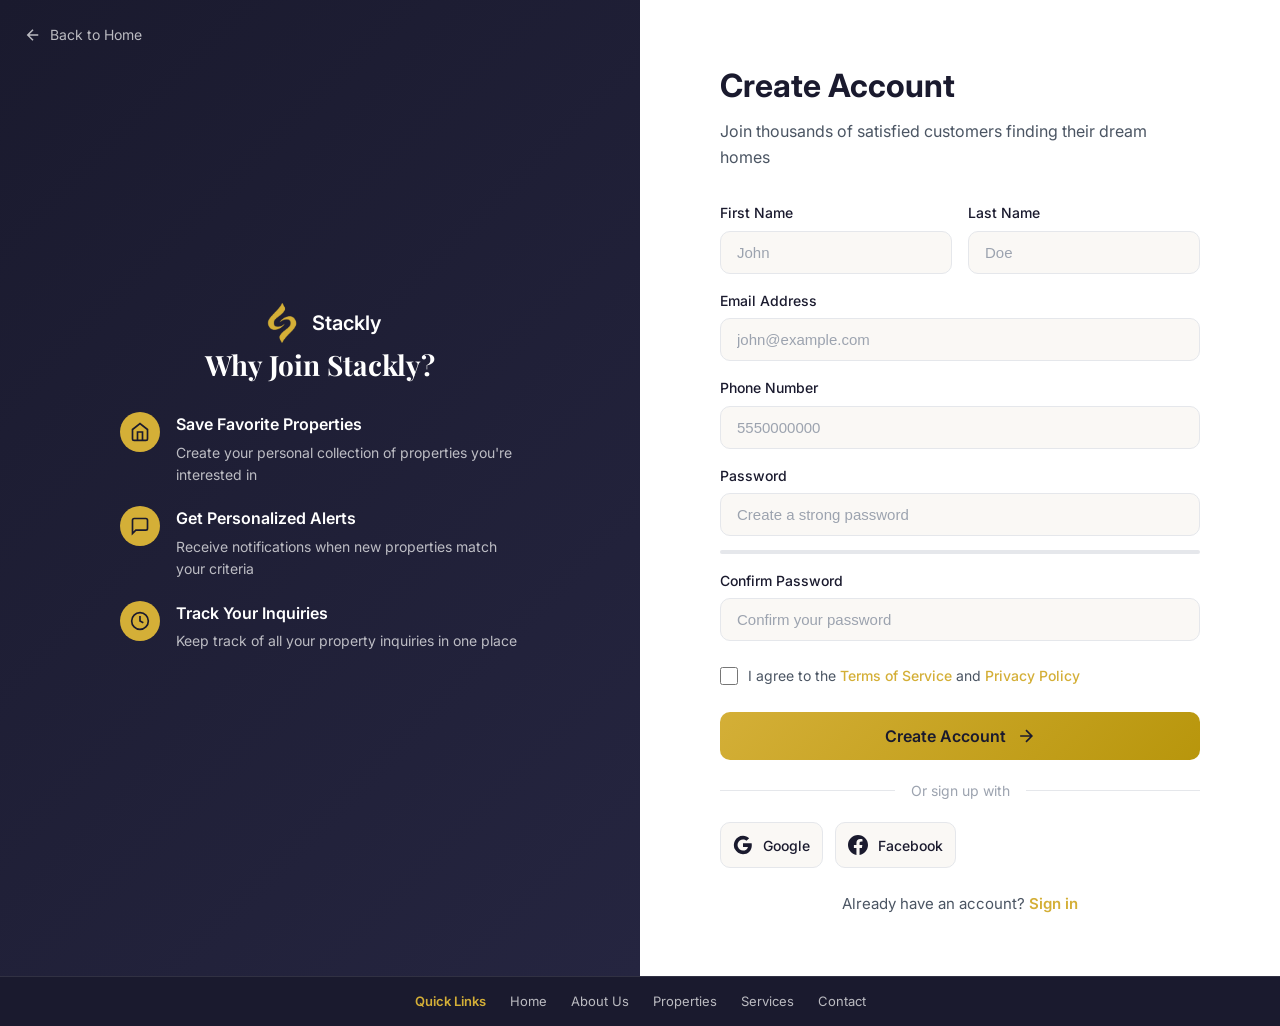
<file: register.html>
<!DOCTYPE html>
<html lang="en">
<head>
    <meta charset="UTF-8">
    <meta name="viewport" content="width=device-width, initial-scale=1.0">
    <title>Register - Stackly Real Estate</title>
    <link rel="preconnect" href="https://fonts.googleapis.com">
    <link rel="preconnect" href="https://fonts.gstatic.com" crossorigin>
    <link href="https://fonts.googleapis.com/css2?family=Inter:wght@300;400;500;600;700;800&family=Playfair+Display:ital,wght@0,400;0,500;0,600;0,700;1,400;1,500&display=swap" rel="stylesheet">
    <link rel="stylesheet" href="styles.css">
    <style>
        :root {
            --gold: #d4af37;
            --gold-light: #f4e5c2;
            --gold-dark: #b8960c;
            --dark: #1a1a2e;
            --dark-light: #252540;
            --cream: #faf8f5;
            --white: #ffffff;
            --gray-100: #f3f4f6;
            --gray-200: #e5e7eb;
            --gray-400: #9ca3af;
            --gray-600: #4b5563;
        }
        
        * {
            margin: 0;
            padding: 0;
            box-sizing: border-box;
        }
        
        body {
            font-family: 'Inter', -apple-system, BlinkMacSystemFont, 'Segoe UI', Roboto, sans-serif;
            min-height: 100vh;
            display: flex;
            flex-direction: column;
            background: var(--dark);
        }
        
        .auth-container {
            display: flex;
            width: 100%;
            min-height: calc(100vh - 58px);
        }
        
        .auth-left {
            flex: 1;
            background: linear-gradient(135deg, var(--dark) 0%, var(--dark-light) 100%);
            display: flex;
            flex-direction: column;
            justify-content: center;
            align-items: center;
            padding: 60px;
            position: relative;
            overflow: hidden;
        }
        
        .auth-left::before {
            content: '';
            position: absolute;
            top: 0;
            left: 0;
            width: 100%;
            height: 100%;
            background: url('https://images.unsplash.com/photo-1600585154340-be6161a56a0c?w=1200&h=800&fit=crop') center/cover;
            opacity: 0.15;
        }
        
        .auth-logo {
            position: relative;
            z-index: 1;
            display: flex;
            align-items: center;
            gap: 12px;
            margin-bottom: 40px;
        }
        
        .auth-logo-icon {
            position: relative;
            width: 50px;
            height: 50px;
            display: flex;
            align-items: center;
            justify-content: center;
        }
        
        .auth-logo-shape {
            position: absolute;
            inset: 0;
            background: linear-gradient(135deg, var(--gold) 0%, var(--gold-dark) 100%);
            border-radius: 10px;
            transform: rotate(45deg);
        }
        
        .auth-logo-icon span {
            position: relative;
            z-index: 1;
            font-size: 22px;
            font-weight: 700;
            color: var(--dark);
        }
        
        .auth-logo-text {
            font-size: 28px;
            font-weight: 600;
            color: var(--white);
        }
        
        .auth-benefits {
            position: relative;
            z-index: 1;
            max-width: 400px;
        }
        
        .auth-benefits h2 {
            font-family: 'Playfair Display', serif;
            font-size: 28px;
            color: var(--white);
            margin-bottom: 24px;
            text-align: center;
        }
        
        .benefit-item {
            display: flex;
            align-items: flex-start;
            gap: 16px;
            margin-bottom: 20px;
        }
        
        .benefit-icon {
            width: 40px;
            height: 40px;
            border-radius: 50%;
            background: var(--gold);
            display: flex;
            align-items: center;
            justify-content: center;
            flex-shrink: 0;
        }
        
        .benefit-icon svg {
            width: 20px;
            height: 20px;
            color: var(--dark);
        }
        
        .benefit-text h4 {
            font-size: 16px;
            font-weight: 600;
            color: var(--white);
            margin-bottom: 4px;
        }
        
        .benefit-text p {
            font-size: 14px;
            color: rgba(255, 255, 255, 0.7);
        }
        
        .auth-right {
            flex: 1;
            background: var(--white);
            display: flex;
            flex-direction: column;
            justify-content: center;
            padding: 60px;
            overflow-y: auto;
        }
        
        .auth-form-container {
            max-width: 480px;
            width: 100%;
            margin: 0 auto;
        }
        
        .auth-form-header {
            margin-bottom: 32px;
        }
        
        .auth-form-header h1 {
            font-size: 32px;
            font-weight: 700;
            color: var(--dark);
            margin-bottom: 8px;
        }
        
        .auth-form-header p {
            font-size: 16px;
            color: var(--gray-600);
        }
        
        .auth-form {
            display: flex;
            flex-direction: column;
            gap: 16px;
        }
        
        .form-row {
            display: grid;
            grid-template-columns: 1fr 1fr;
            gap: 16px;
        }
        
        .form-group {
            display: flex;
            flex-direction: column;
            gap: 6px;
        }
        
        .form-group label {
            font-size: 14px;
            font-weight: 500;
            color: var(--dark);
        }
        
        .form-group input,
        .form-group select {
            padding: 12px 16px;
            background: var(--cream);
            border: 1px solid var(--gray-200);
            border-radius: 10px;
            font-size: 15px;
            color: var(--dark);
            transition: all 0.3s ease;
        }
        
        .form-group input:focus,
        .form-group select:focus {
            outline: none;
            border-color: var(--gold);
            background: var(--white);
        }
        
        .form-group input::placeholder {
            color: var(--gray-400);
        }
        
        .password-strength {
            height: 4px;
            background: var(--gray-200);
            border-radius: 2px;
            margin-top: 8px;
            overflow: hidden;
        }
        
        .password-strength-bar {
            height: 100%;
            width: 0;
            border-radius: 2px;
            transition: all 0.3s ease;
        }
        
        .password-strength-bar.weak { width: 33%; background: #ef4444; }
        .password-strength-bar.medium { width: 66%; background: #f59e0b; }
        .password-strength-bar.strong { width: 100%; background: #10b981; }
        
        .terms-check {
            display: flex;
            align-items: flex-start;
            gap: 10px;
            font-size: 14px;
            color: var(--gray-600);
            margin-top: 8px;
        }
        
        .terms-check input {
            width: 18px;
            height: 18px;
            margin-top: 2px;
            accent-color: var(--gold);
        }
        
        .terms-check a {
            color: var(--gold);
            font-weight: 500;
        }
        
        .auth-btn {
            padding: 14px;
            background: linear-gradient(135deg, var(--gold) 0%, var(--gold-dark) 100%);
            border-radius: 10px;
            font-size: 16px;
            font-weight: 600;
            color: var(--dark);
            display: flex;
            align-items: center;
            justify-content: center;
            gap: 10px;
            transition: all 0.3s ease;
            margin-top: 8px;
        }
        
        .auth-btn:hover {
            box-shadow: 0 10px 30px rgba(212, 175, 55, 0.3);
            transform: translateY(-2px);
        }
        
        .auth-divider {
            display: flex;
            align-items: center;
            gap: 16px;
            margin: 20px 0;
        }
        
        .auth-divider::before,
        .auth-divider::after {
            content: '';
            flex: 1;
            height: 1px;
            background: var(--gray-200);
        }
        
        .auth-divider span {
            font-size: 14px;
            color: var(--gray-400);
        }
        
        .social-login {
            display: flex;
            gap: 12px;
        }
        
        .social-btn {
            flex: 1;
            padding: 12px;
            background: var(--cream);
            border: 1px solid var(--gray-200);
            border-radius: 10px;
            display: flex;
            align-items: center;
            justify-content: center;
            gap: 10px;
            font-size: 14px;
            font-weight: 500;
            color: var(--dark);
            transition: all 0.3s ease;
        }
        
        .social-btn:hover {
            background: var(--gray-100);
            border-color: var(--gold);
        }
        
        .social-btn svg {
            width: 20px;
            height: 20px;
        }
        
        .auth-footer {
            text-align: center;
            margin-top: 24px;
            font-size: 15px;
            color: var(--gray-600);
        }
        
        .auth-footer a {
            color: var(--gold);
            font-weight: 600;
            transition: color 0.3s ease;
        }
        
        .auth-footer a:hover {
            color: var(--gold-dark);
        }
        
        .back-link {
            position: absolute;
            top: 24px;
            left: 24px;
            display: flex;
            align-items: center;
            gap: 8px;
            font-size: 14px;
            color: rgba(255, 255, 255, 0.7);
            transition: color 0.3s ease;
            z-index: 2;
        }
        
        .back-link:hover {
            color: var(--gold);
        }
        
        .back-link svg {
            width: 18px;
            height: 18px;
        }
        
        @media (max-width: 1024px) {
            .auth-container {
                flex-direction: column;
            }
            
            .auth-left {
                padding: 40px;
                min-height: auto;
            }
            
            .auth-benefits {
                display: none;
            }
            
            .auth-right {
                padding: 40px;
            }
        }
        
        @media (max-width: 640px) {
            .form-row {
                grid-template-columns: 1fr;
            }
            
            .auth-left {
                padding: 30px 20px;
            }
            
            .auth-right {
                padding: 30px 20px;
            }
            
            .auth-form-header h1 {
                font-size: 28px;
            }
        }
    </style>
</head>
<body>
    <div class="auth-container">
        <div class="auth-left">
            <a href="index.html" class="back-link">
                <svg viewBox="0 0 24 24" fill="none" stroke="currentColor" stroke-width="2"><path d="M19 12H5M12 19l-7-7 7-7"/></svg>
                Back to Home
            </a>
            
            <a href="index.html" class="logo">
                   <img src="img/logo_gold.webp" alt="Stackly Logo" class="logo-img">
                   <span class="logo-text">Stackly</span>
                   </a>
            
            <div class="auth-benefits">
                <h2>Why Join Stackly?</h2>
                
                <div class="benefit-item">
                    <div class="benefit-icon">
                        <svg viewBox="0 0 24 24" fill="none" stroke="currentColor" stroke-width="2"><path d="M3 9l9-7 9 7v11a2 2 0 0 1-2 2H5a2 2 0 0 1-2-2z"/><polyline points="9 22 9 12 15 12 15 22"/></svg>
                    </div>
                    <div class="benefit-text">
                        <h4>Save Favorite Properties</h4>
                        <p>Create your personal collection of properties you're interested in</p>
                    </div>
                </div>
                
                <div class="benefit-item">
                    <div class="benefit-icon">
                        <svg viewBox="0 0 24 24" fill="none" stroke="currentColor" stroke-width="2"><path d="M21 15a2 2 0 0 1-2 2H7l-4 4V5a2 2 0 0 1 2-2h14a2 2 0 0 1 2 2z"/></svg>
                    </div>
                    <div class="benefit-text">
                        <h4>Get Personalized Alerts</h4>
                        <p>Receive notifications when new properties match your criteria</p>
                    </div>
                </div>
                
                <div class="benefit-item">
                    <div class="benefit-icon">
                        <svg viewBox="0 0 24 24" fill="none" stroke="currentColor" stroke-width="2"><circle cx="12" cy="12" r="10"/><path d="M12 6v6l4 2"/></svg>
                    </div>
                    <div class="benefit-text">
                        <h4>Track Your Inquiries</h4>
                        <p>Keep track of all your property inquiries in one place</p>
                    </div>
                </div>
            </div>
        </div>
        
        <div class="auth-right">
            <div class="auth-form-container">
                <div class="auth-form-header">
                    <h1>Create Account</h1>
                    <p>Join thousands of satisfied customers finding their dream homes</p>
                </div>
                
                <form class="auth-form" id="registerForm">
                    <div class="form-row">
                        <div class="form-group">
                            <label for="firstName">First Name</label>
                            <input type="text" id="firstName" name="firstName" placeholder="John" pattern="[A-Za-z ]+" oninput="this.value = this.value.replace(/[^A-Za-z ]/g, '')" required>
                        </div>
                        <div class="form-group">
                            <label for="lastName">Last Name</label>
                            <input type="text" id="lastName" name="lastName" placeholder="Doe" pattern="[A-Za-z ]+" oninput="this.value = this.value.replace(/[^A-Za-z ]/g, '')" required>
                        </div>
                    </div>
                    
                    <div class="form-group">
                        <label for="email">Email Address</label>
                        <input type="email" id="email" name="email" placeholder="john@example.com" required>
                    </div>
                    
                    <div class="form-group">
                        <label for="phone">Phone Number</label>
                        <input type="text" id="phone" name="phone" placeholder="5550000000" inputmode="numeric" pattern="[0-9]+" oninput="this.value = this.value.replace(/[^0-9]/g, '')">
                    </div>
                    
                    <div class="form-group">
                        <label for="password">Password</label>
                        <input type="password" id="password" name="password" placeholder="Create a strong password" required>
                        <div class="password-strength">
                            <div class="password-strength-bar" id="strengthBar"></div>
                        </div>
                    </div>
                    
                    <div class="form-group">
                        <label for="confirmPassword">Confirm Password</label>
                        <input type="password" id="confirmPassword" name="confirmPassword" placeholder="Confirm your password" required>
                    </div>
                    
                    
                    
                    <label class="terms-check">
                        <input type="checkbox" name="terms" required>
                        <span>I agree to the <a href="#">Terms of Service</a> and <a href="#">Privacy Policy</a></span>
                    </label>
                    
                    <button type="submit" class="auth-btn">
                        Create Account
                        <svg viewBox="0 0 24 24" fill="none" stroke="currentColor" stroke-width="2" width="20" height="20"><path d="M5 12h14M12 5l7 7-7 7"/></svg>
                    </button>
                </form>
                
                <div class="auth-divider">
                    <span>Or sign up with</span>
                </div>
                
                <div class="social-login">
                   <a href="404.html"> <button class="social-btn">
                        <svg viewBox="0 0 24 24" fill="currentColor"><path d="M22.56 12.25c0-.78-.07-1.53-.2-2.25H12v4.26h5.92c-.26 1.37-1.04 2.53-2.21 3.31v2.77h3.57c2.08-1.92 3.28-4.74 3.28-8.09z"/><path d="M12 23c2.97 0 5.46-.98 7.28-2.66l-3.57-2.77c-.98.66-2.23 1.06-3.71 1.06-2.86 0-5.29-1.93-6.16-4.53H2.18v2.84C3.99 20.53 7.7 23 12 23z"/><path d="M5.84 14.09c-.22-.66-.35-1.36-.35-2.09s.13-1.43.35-2.09V7.07H2.18C1.43 8.55 1 10.22 1 12s.43 3.45 1.18 4.93l2.85-2.22.81-.62z"/><path d="M12 5.38c1.62 0 3.06.56 4.21 1.64l3.15-3.15C17.45 2.09 14.97 1 12 1 7.7 1 3.99 3.47 2.18 7.07l3.66 2.84c.87-2.6 3.3-4.53 6.16-4.53z"/></svg>
                        Google
                    </button> </a>
                   <a href="404.html"> 
                    <button class="social-btn">
                        <svg viewBox="0 0 24 24" fill="currentColor"><path d="M24 12.073c0-6.627-5.373-12-12-12s-12 5.373-12 12c0 5.99 4.388 10.954 10.125 11.854v-8.385H7.078v-3.47h3.047V9.43c0-3.007 1.792-4.669 4.533-4.669 1.312 0 2.686.235 2.686.235v2.953H15.83c-1.491 0-1.956.925-1.956 1.874v2.25h3.328l-.532 3.47h-2.796v8.385C19.612 23.027 24 18.062 24 12.073z"/></svg>
                        Facebook
                    </button> </a>
                </div>
                
                <div class="auth-footer">
                    Already have an account? <a href="login.html">Sign in</a>
                </div>
            </div>
        </div>
    </div>
    
    <footer class="quick-links-footer">
        <nav class="quick-links-inner" aria-label="Quick links">
            <span class="quick-links-heading">Quick Links</span>
            <a href="index.html">Home</a>
            <a href="about.html">About Us</a>
            <a href="product.html">Properties</a>
            <a href="service.html">Services</a>
            <a href="contact.html">Contact</a>
        </nav>
    </footer>

    <script>
        // Password strength indicator
        document.getElementById('password').addEventListener('input', function() {
            const password = this.value;
            const strengthBar = document.getElementById('strengthBar');
            
            let strength = 0;
            if (password.length >= 8) strength++;
            if (password.match(/[a-z]/) && password.match(/[A-Z]/)) strength++;
            if (password.match(/[0-9]/)) strength++;
            if (password.match(/[^a-zA-Z0-9]/)) strength++;
            
            strengthBar.className = 'password-strength-bar';
            if (strength <= 1) {
                strengthBar.classList.add('weak');
            } else if (strength <= 2) {
                strengthBar.classList.add('medium');
            } else {
                strengthBar.classList.add('strong');
            }
        });
        
        // Form submission
        document.getElementById('registerForm').addEventListener('submit', function(e) {
            e.preventDefault();
            
            const password = document.getElementById('password').value;
            const confirmPassword = document.getElementById('confirmPassword').value;
            
            if (password !== confirmPassword) {
                alert('Passwords do not match!');
                return;
            }
            
            if (password.length < 8) {
                alert('Password must be at least 8 characters long!');
                return;
            }
            
            
            window.location.href = 'login.html';
        });
    </script>
</body>
</html>
</file>
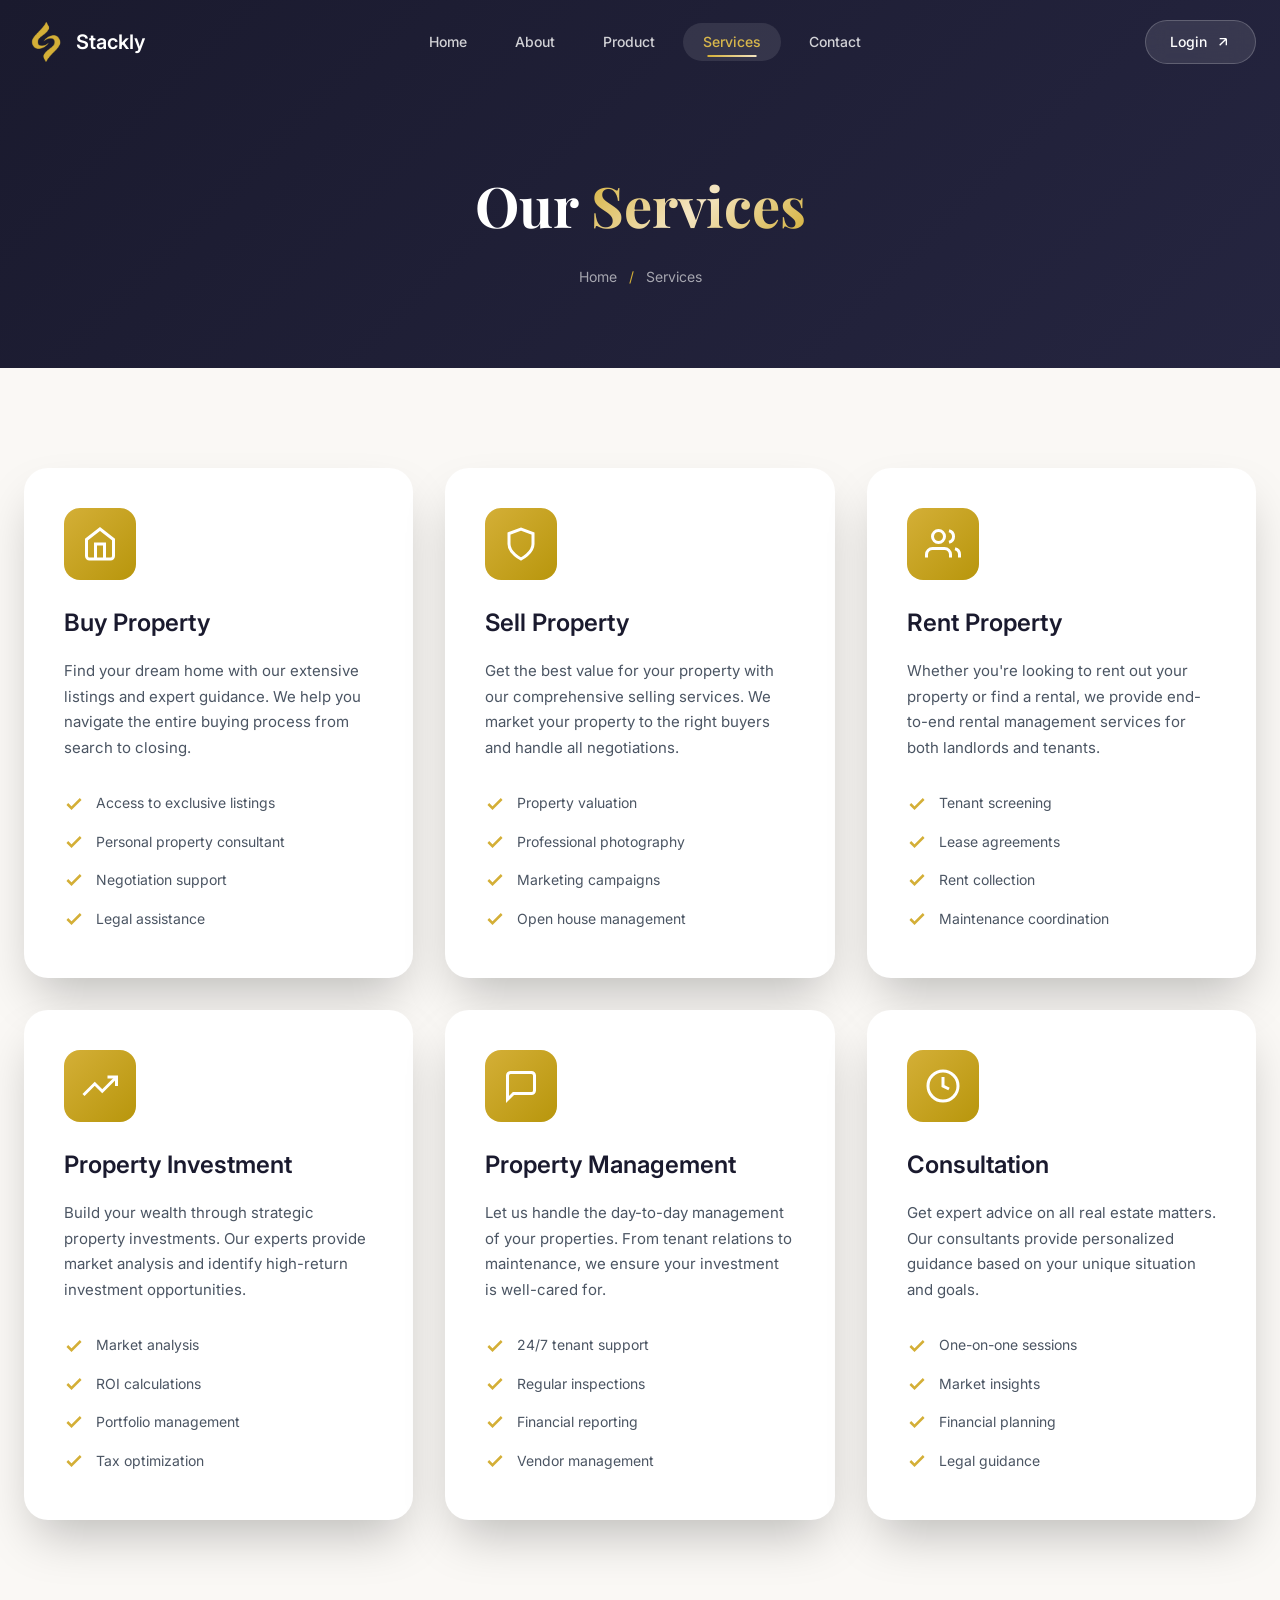
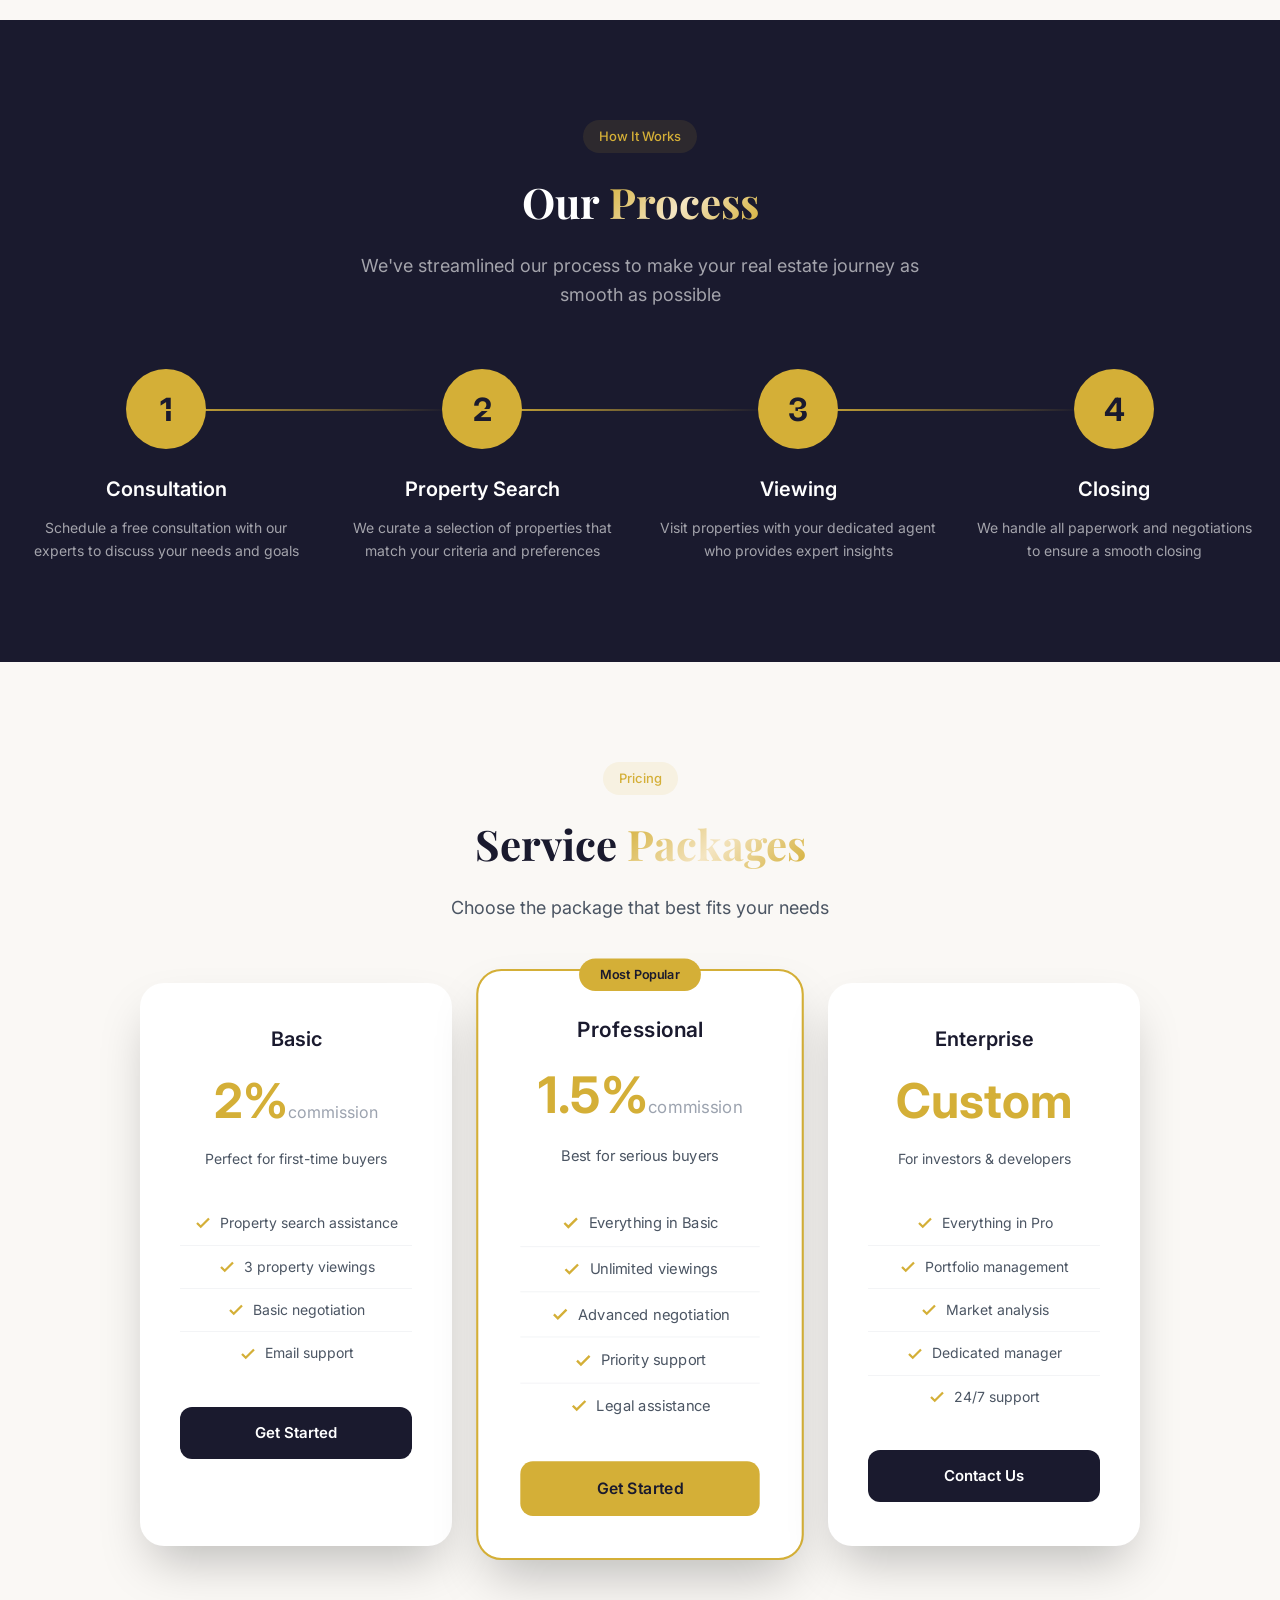
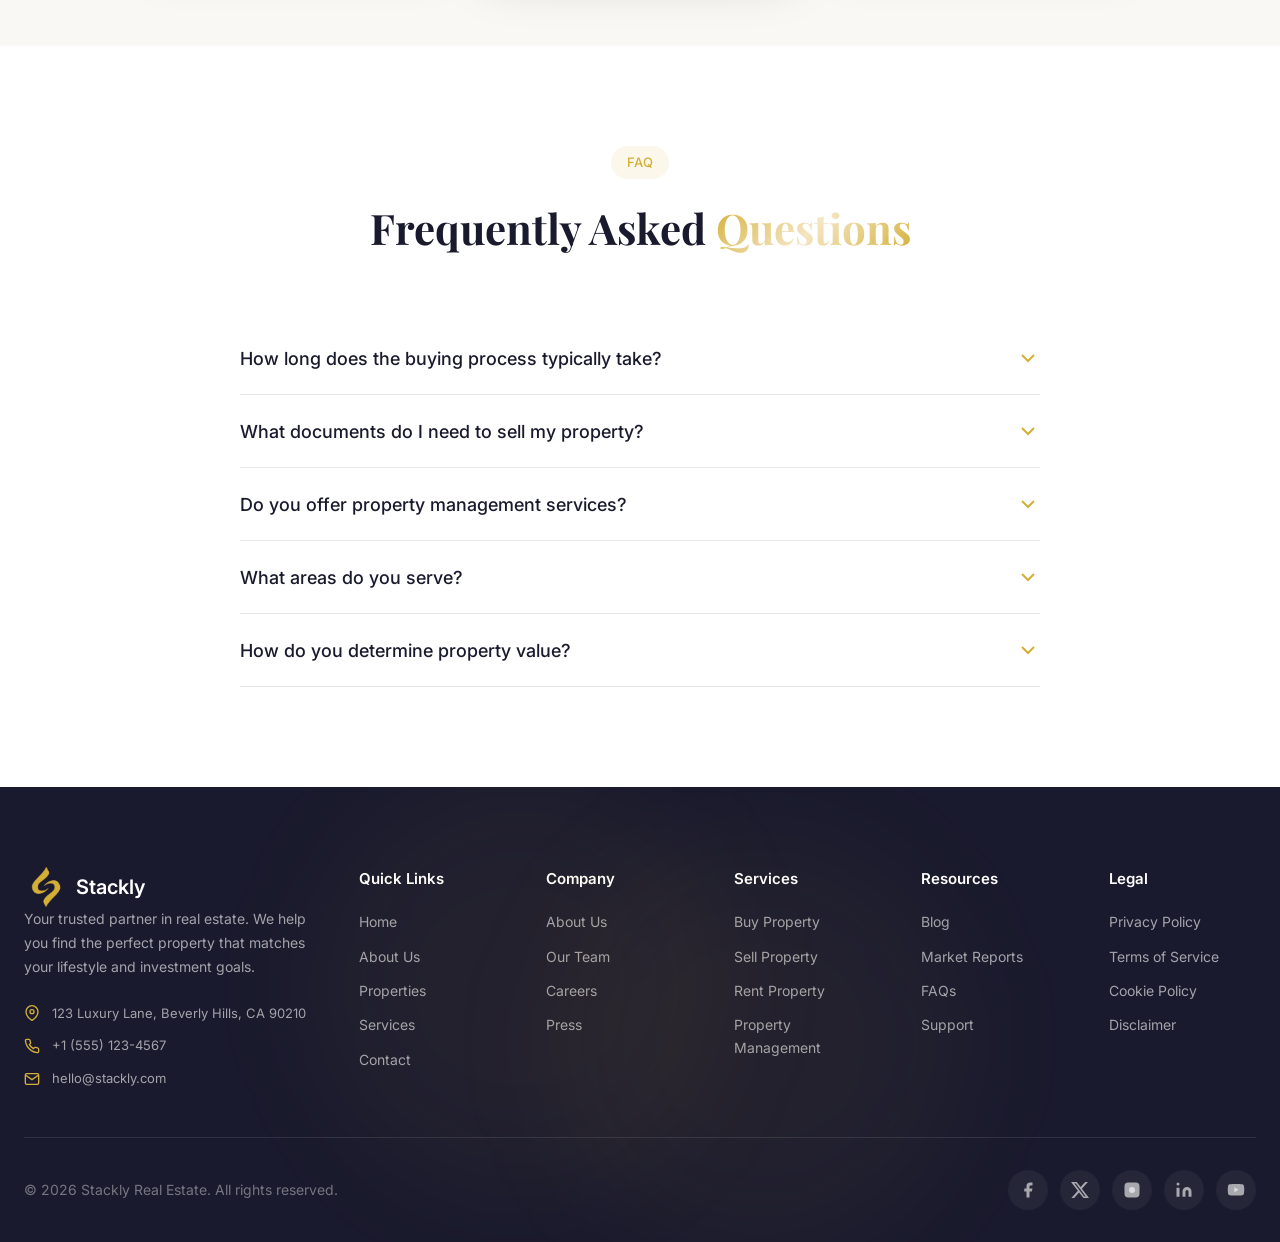
<file: service.html>
<!DOCTYPE html>
<html lang="en">
<head>
    <meta charset="UTF-8">
    <meta name="viewport" content="width=device-width, initial-scale=1.0">
    <title>Our Services - Stackly Real Estate</title>
    <link rel="preconnect" href="https://fonts.googleapis.com">
    <link rel="preconnect" href="https://fonts.gstatic.com" crossorigin>
    <link href="https://fonts.googleapis.com/css2?family=Inter:wght@300;400;500;600;700;800&family=Playfair+Display:ital,wght@0,400;0,500;0,600;0,700;1,400;1,500&display=swap" rel="stylesheet">
    <link rel="stylesheet" href="styles.css">
    <style>
        /* Services Page Specific Styles */
        .page-header {
            padding: 160px 0 80px;
            background: linear-gradient(135deg, var(--dark) 0%, var(--dark-light) 100%);
            text-align: center;
            position: relative;
            overflow: hidden;
        }
        
        .page-header::before {
            content: '';
            position: absolute;
            top: 0;
            left: 0;
            width: 100%;
            height: 100%;
            background: url('https://images.unsplash.com/photo-1560518883-ce09059eeffa?w=1920&h=600&fit=crop') center/cover;
            opacity: 0.1;
        }
        
        .page-header-content {
            position: relative;
            z-index: 1;
        }
        
        .page-header h1 {
            font-family: 'Playfair Display', serif;
            font-size: clamp(36px, 6vw, 56px);
            color: var(--white);
            margin-bottom: 16px;
        }
        
        .breadcrumb {
            display: flex;
            align-items: center;
            justify-content: center;
            gap: 12px;
            font-size: 14px;
            color: rgba(255, 255, 255, 0.6);
        }
        
        .breadcrumb a:hover {
            color: var(--gold);
        }
        
        .breadcrumb-separator {
            color: var(--gold);
        }
        
        /* Services Hero */
        .services-hero {
            padding: 100px 0;
            background: var(--cream);
        }
        
        .services-grid {
            display: grid;
            grid-template-columns: repeat(auto-fit, minmax(350px, 1fr));
            gap: 32px;
        }
        
        .service-card-large {
            background: var(--white);
            border-radius: 24px;
            padding: 40px;
            box-shadow: var(--shadow-card);
            transition: all 0.3s ease;
            position: relative;
            overflow: hidden;
        }
        
        .service-card-large:hover {
            transform: translateY(-8px);
            box-shadow: var(--shadow-gold-lg);
        }
        
        .service-card-large::before {
            content: '';
            position: absolute;
            top: 0;
            left: 0;
            width: 4px;
            height: 100%;
            background: var(--gold);
            transform: scaleY(0);
            transition: transform 0.3s ease;
        }
        
        .service-card-large:hover::before {
            transform: scaleY(1);
        }
        
        .service-icon-large {
            width: 72px;
            height: 72px;
            border-radius: 16px;
            background: linear-gradient(135deg, var(--gold) 0%, var(--gold-dark) 100%);
            display: flex;
            align-items: center;
            justify-content: center;
            margin-bottom: 24px;
        }
        
        .service-icon-large svg {
            width: 36px;
            height: 36px;
            color: var(--white);
        }
        
        .service-card-large h3 {
            font-size: 24px;
            font-weight: 600;
            color: var(--dark);
            margin-bottom: 16px;
        }
        
        .service-card-large p {
            font-size: 15px;
            color: var(--gray-600);
            line-height: 1.7;
            margin-bottom: 24px;
        }
        
        .service-features {
            list-style: none;
        }
        
        .service-features li {
            display: flex;
            align-items: center;
            gap: 12px;
            padding: 8px 0;
            font-size: 14px;
            color: var(--gray-600);
        }
        
        .service-features li svg {
            width: 20px;
            height: 20px;
            color: var(--gold);
            flex-shrink: 0;
        }
        
        /* Process Section */
        .process-section {
            padding: 100px 0;
            background: var(--dark);
            position: relative;
            overflow: hidden;
        }
        
        .process-section::before {
            content: '';
            position: absolute;
            top: 0;
            left: 0;
            width: 100%;
            height: 100%;
            background: url('https://images.unsplash.com/photo-1497366216548-37526070297c?w=1920&h=800&fit=crop') center/cover;
            opacity: 0.05;
        }
        
        .process-header {
            text-align: center;
            margin-bottom: 60px;
            position: relative;
            z-index: 1;
        }
        
        .process-header h2 {
            font-family: 'Playfair Display', serif;
            font-size: 42px;
            color: var(--white);
            margin-bottom: 16px;
        }
        
        .process-header p {
            font-size: 18px;
            color: rgba(255, 255, 255, 0.6);
            max-width: 600px;
            margin: 0 auto;
        }
        
        .process-steps {
            display: grid;
            grid-template-columns: repeat(4, 1fr);
            gap: 32px;
            position: relative;
            z-index: 1;
        }
        
        .process-step {
            text-align: center;
            position: relative;
        }
        
        .process-step:not(:last-child)::after {
            content: '';
            position: absolute;
            top: 40px;
            right: -50%;
            width: 100%;
            height: 2px;
            background: linear-gradient(90deg, var(--gold), transparent);
        }
        
        .step-number {
            width: 80px;
            height: 80px;
            border-radius: 50%;
            background: var(--gold);
            display: flex;
            align-items: center;
            justify-content: center;
            margin: 0 auto 24px;
            font-size: 32px;
            font-weight: 700;
            color: var(--dark);
        }
        
        .process-step h3 {
            font-size: 20px;
            font-weight: 600;
            color: var(--white);
            margin-bottom: 12px;
        }
        
        .process-step p {
            font-size: 14px;
            color: rgba(255, 255, 255, 0.6);
            line-height: 1.6;
        }
        
        /* Pricing Section */
        .pricing-section {
            padding: 100px 0;
            background: var(--cream);
        }
        
        .pricing-header {
            text-align: center;
            margin-bottom: 60px;
        }
        
        .pricing-header h2 {
            font-family: 'Playfair Display', serif;
            font-size: 42px;
            color: var(--dark);
            margin-bottom: 16px;
        }
        
        .pricing-header p {
            font-size: 18px;
            color: var(--gray-600);
            max-width: 600px;
            margin: 0 auto;
        }
        
        .pricing-grid {
            display: grid;
            grid-template-columns: repeat(auto-fit, minmax(300px, 1fr));
            gap: 32px;
            max-width: 1000px;
            margin: 0 auto;
        }
        
        .pricing-card {
            background: var(--white);
            border-radius: 24px;
            padding: 40px;
            box-shadow: var(--shadow-card);
            text-align: center;
            transition: all 0.3s ease;
            position: relative;
        }
        
        .pricing-card:hover {
            transform: translateY(-8px);
            box-shadow: var(--shadow-gold-lg);
        }
        
        .pricing-card.featured {
            border: 2px solid var(--gold);
            transform: scale(1.05);
        }
        
        .pricing-card.featured:hover {
            transform: scale(1.05) translateY(-8px);
        }
        
        .featured-badge {
            position: absolute;
            top: -12px;
            left: 50%;
            transform: translateX(-50%);
            padding: 6px 20px;
            background: var(--gold);
            border-radius: 9999px;
            font-size: 12px;
            font-weight: 600;
            color: var(--dark);
        }
        
        .pricing-card h3 {
            font-size: 20px;
            font-weight: 600;
            color: var(--dark);
            margin-bottom: 8px;
        }
        
        .pricing-card .price {
            font-size: 48px;
            font-weight: 700;
            color: var(--gold);
            margin-bottom: 8px;
        }
        
        .pricing-card .price span {
            font-size: 16px;
            font-weight: 400;
            color: var(--gray-400);
        }
        
        .pricing-card .description {
            font-size: 14px;
            color: var(--gray-600);
            margin-bottom: 32px;
        }
        
        .pricing-features {
            list-style: none;
            margin-bottom: 32px;
        }
        
        .pricing-features li {
            display: flex;
            align-items: center;
            justify-content: center;
            gap: 8px;
            padding: 10px 0;
            font-size: 14px;
            color: var(--gray-600);
            border-bottom: 1px solid var(--gray-100);
        }
        
        .pricing-features li:last-child {
            border-bottom: none;
        }
        
        .pricing-features li svg {
            width: 18px;
            height: 18px;
            color: var(--gold);
        }
        
        .pricing-btn {
            display: inline-flex;
            align-items: center;
            justify-content: center;
            gap: 8px;
            width: 100%;
            padding: 14px 24px;
            background: var(--dark);
            border-radius: 12px;
            color: var(--white);
            font-size: 15px;
            font-weight: 600;
            transition: all 0.3s ease;
        }
        
        .pricing-btn:hover {
            background: var(--gold);
            color: var(--dark);
        }
        
        .pricing-card.featured .pricing-btn {
            background: var(--gold);
            color: var(--dark);
        }
        
        .pricing-card.featured .pricing-btn:hover {
            background: var(--gold-dark);
        }
        
        /* FAQ Section */
        .faq-section {
            padding: 100px 0;
            background: var(--white);
        }
        
        .faq-header {
            text-align: center;
            margin-bottom: 60px;
        }
        
        .faq-header h2 {
            font-family: 'Playfair Display', serif;
            font-size: 42px;
            color: var(--dark);
            margin-bottom: 16px;
        }
        
        .faq-list {
            max-width: 800px;
            margin: 0 auto;
        }
        
        .faq-item {
            border-bottom: 1px solid var(--gray-200);
        }
        
        .faq-question {
            width: 100%;
            display: flex;
            align-items: center;
            justify-content: space-between;
            padding: 24px 0;
            font-size: 18px;
            font-weight: 500;
            color: var(--dark);
            text-align: left;
            transition: color 0.3s ease;
        }
        
        .faq-question:hover {
            color: var(--gold);
        }
        
        .faq-question svg {
            width: 24px;
            height: 24px;
            color: var(--gold);
            transition: transform 0.3s ease;
        }
        
        .faq-item.active .faq-question svg {
            transform: rotate(180deg);
        }
        
        .faq-answer {
            max-height: 0;
            overflow: hidden;
            transition: max-height 0.3s ease, padding 0.3s ease;
        }
        
        .faq-item.active .faq-answer {
            max-height: 200px;
            padding-bottom: 24px;
        }
        
        .faq-answer p {
            font-size: 15px;
            color: var(--gray-600);
            line-height: 1.7;
        }
        
        @media (max-width: 1024px) {
            .process-steps {
                grid-template-columns: repeat(2, 1fr);
            }
            
            .process-step:not(:last-child)::after {
                display: none;
            }
            
            .pricing-card.featured {
                transform: none;
            }
            
            .pricing-card.featured:hover {
                transform: translateY(-8px);
            }
        }
        
        @media (max-width: 768px) {
            .page-header {
                padding: 120px 0 60px;
            }
            
            .process-steps {
                grid-template-columns: 1fr;
            }
            
            .services-grid {
                grid-template-columns: 1fr;
            }
        }
    </style>
</head>
<body>
    <!-- Navigation -->
    <nav id="navbar" class="navbar">
        <div class="nav-container">
            <a href="index.html" class="logo">
                   <img src="img/logo_gold.webp" alt="Stackly Logo" class="logo-img">
                   <span class="logo-text">Stackly</span>
                   </a>

            <div class="nav-links">
                <a href="index.html" class="nav-link">Home</a>
                <a href="about.html" class="nav-link">About</a>
                <a href="product.html" class="nav-link">Product</a>
                <a href="service.html" class="nav-link active">Services</a>
                <a href="contact.html" class="nav-link">Contact</a>
            </div>

            <a href="login.html" class="contact-btn">
                <span>Login</span>
                <svg class="arrow-icon" viewBox="0 0 24 24" fill="none" stroke="currentColor" stroke-width="2">
                    <path d="M7 17L17 7M17 7H7M17 7V17"/>
                </svg>
            </a>

            <button class="mobile-menu-btn" id="mobileMenuBtn">
                <span class="menu-line"></span>
                <span class="menu-line"></span>
                <span class="menu-line"></span>
            </button>
        </div>
    </nav>

    <!-- Mobile Menu -->
    <div class="mobile-menu" id="mobileMenu">
        <div class="mobile-menu-content">
            <a href="index.html" class="mobile-nav-link">Home</a>
            <a href="about.html" class="mobile-nav-link">About</a>
            <a href="product.html" class="mobile-nav-link">Product</a>
            <a href="service.html" class="mobile-nav-link">Services</a>
            <a href="contact.html" class="mobile-nav-link">Contact</a>
            <a href="login.html" class="mobile-contact-btn">Login</a>
        </div>
    </div>

    <!-- Page Header -->
    <section class="page-header">
        <div class="container">
            <div class="page-header-content">
                <h1>Our <span class="gradient-text">Services</span></h1>
                <div class="breadcrumb">
                    <a href="index.html">Home</a>
                    <span class="breadcrumb-separator">/</span>
                    <span>Services</span>
                </div>
            </div>
        </div>
    </section>

    <!-- Services Hero -->
    <section class="services-hero">
        <div class="container">
            <div class="services-grid">
                <div class="service-card-large">
                    <div class="service-icon-large">
                        <svg viewBox="0 0 24 24" fill="none" stroke="currentColor" stroke-width="2">
                            <path d="M3 9l9-7 9 7v11a2 2 0 0 1-2 2H5a2 2 0 0 1-2-2z"/>
                            <polyline points="9 22 9 12 15 12 15 22"/>
                        </svg>
                    </div>
                    <h3>Buy Property</h3>
                    <p>Find your dream home with our extensive listings and expert guidance. We help you navigate the entire buying process from search to closing.</p>
                    <ul class="service-features">
                        <li><svg viewBox="0 0 24 24" fill="none" stroke="currentColor" stroke-width="3"><polyline points="20 6 9 17 4 12"/></svg>Access to exclusive listings</li>
                        <li><svg viewBox="0 0 24 24" fill="none" stroke="currentColor" stroke-width="3"><polyline points="20 6 9 17 4 12"/></svg>Personal property consultant</li>
                        <li><svg viewBox="0 0 24 24" fill="none" stroke="currentColor" stroke-width="3"><polyline points="20 6 9 17 4 12"/></svg>Negotiation support</li>
                        <li><svg viewBox="0 0 24 24" fill="none" stroke="currentColor" stroke-width="3"><polyline points="20 6 9 17 4 12"/></svg>Legal assistance</li>
                    </ul>
                </div>
                
                <div class="service-card-large">
                    <div class="service-icon-large">
                        <svg viewBox="0 0 24 24" fill="none" stroke="currentColor" stroke-width="2">
                            <path d="M12 22s8-4 8-10V5l-8-3-8 3v7c0 6 8 10 8 10z"/>
                        </svg>
                    </div>
                    <h3>Sell Property</h3>
                    <p>Get the best value for your property with our comprehensive selling services. We market your property to the right buyers and handle all negotiations.</p>
                    <ul class="service-features">
                        <li><svg viewBox="0 0 24 24" fill="none" stroke="currentColor" stroke-width="3"><polyline points="20 6 9 17 4 12"/></svg>Property valuation</li>
                        <li><svg viewBox="0 0 24 24" fill="none" stroke="currentColor" stroke-width="3"><polyline points="20 6 9 17 4 12"/></svg>Professional photography</li>
                        <li><svg viewBox="0 0 24 24" fill="none" stroke="currentColor" stroke-width="3"><polyline points="20 6 9 17 4 12"/></svg>Marketing campaigns</li>
                        <li><svg viewBox="0 0 24 24" fill="none" stroke="currentColor" stroke-width="3"><polyline points="20 6 9 17 4 12"/></svg>Open house management</li>
                    </ul>
                </div>
                
                <div class="service-card-large">
                    <div class="service-icon-large">
                        <svg viewBox="0 0 24 24" fill="none" stroke="currentColor" stroke-width="2">
                            <path d="M17 21v-2a4 4 0 0 0-4-4H5a4 4 0 0 0-4 4v2"/>
                            <circle cx="9" cy="7" r="4"/>
                            <path d="M23 21v-2a4 4 0 0 0-3-3.87M16 3.13a4 4 0 0 1 0 7.75"/>
                        </svg>
                    </div>
                    <h3>Rent Property</h3>
                    <p>Whether you're looking to rent out your property or find a rental, we provide end-to-end rental management services for both landlords and tenants.</p>
                    <ul class="service-features">
                        <li><svg viewBox="0 0 24 24" fill="none" stroke="currentColor" stroke-width="3"><polyline points="20 6 9 17 4 12"/></svg>Tenant screening</li>
                        <li><svg viewBox="0 0 24 24" fill="none" stroke="currentColor" stroke-width="3"><polyline points="20 6 9 17 4 12"/></svg>Lease agreements</li>
                        <li><svg viewBox="0 0 24 24" fill="none" stroke="currentColor" stroke-width="3"><polyline points="20 6 9 17 4 12"/></svg>Rent collection</li>
                        <li><svg viewBox="0 0 24 24" fill="none" stroke="currentColor" stroke-width="3"><polyline points="20 6 9 17 4 12"/></svg>Maintenance coordination</li>
                    </ul>
                </div>
                
                <div class="service-card-large">
                    <div class="service-icon-large">
                        <svg viewBox="0 0 24 24" fill="none" stroke="currentColor" stroke-width="2">
                            <polyline points="23 6 13.5 15.5 8.5 10.5 1 18"/>
                            <polyline points="17 6 23 6 23 12"/>
                        </svg>
                    </div>
                    <h3>Property Investment</h3>
                    <p>Build your wealth through strategic property investments. Our experts provide market analysis and identify high-return investment opportunities.</p>
                    <ul class="service-features">
                        <li><svg viewBox="0 0 24 24" fill="none" stroke="currentColor" stroke-width="3"><polyline points="20 6 9 17 4 12"/></svg>Market analysis</li>
                        <li><svg viewBox="0 0 24 24" fill="none" stroke="currentColor" stroke-width="3"><polyline points="20 6 9 17 4 12"/></svg>ROI calculations</li>
                        <li><svg viewBox="0 0 24 24" fill="none" stroke="currentColor" stroke-width="3"><polyline points="20 6 9 17 4 12"/></svg>Portfolio management</li>
                        <li><svg viewBox="0 0 24 24" fill="none" stroke="currentColor" stroke-width="3"><polyline points="20 6 9 17 4 12"/></svg>Tax optimization</li>
                    </ul>
                </div>
                
                <div class="service-card-large">
                    <div class="service-icon-large">
                        <svg viewBox="0 0 24 24" fill="none" stroke="currentColor" stroke-width="2">
                            <path d="M21 15a2 2 0 0 1-2 2H7l-4 4V5a2 2 0 0 1 2-2h14a2 2 0 0 1 2 2z"/>
                        </svg>
                    </div>
                    <h3>Property Management</h3>
                    <p>Let us handle the day-to-day management of your properties. From tenant relations to maintenance, we ensure your investment is well-cared for.</p>
                    <ul class="service-features">
                        <li><svg viewBox="0 0 24 24" fill="none" stroke="currentColor" stroke-width="3"><polyline points="20 6 9 17 4 12"/></svg>24/7 tenant support</li>
                        <li><svg viewBox="0 0 24 24" fill="none" stroke="currentColor" stroke-width="3"><polyline points="20 6 9 17 4 12"/></svg>Regular inspections</li>
                        <li><svg viewBox="0 0 24 24" fill="none" stroke="currentColor" stroke-width="3"><polyline points="20 6 9 17 4 12"/></svg>Financial reporting</li>
                        <li><svg viewBox="0 0 24 24" fill="none" stroke="currentColor" stroke-width="3"><polyline points="20 6 9 17 4 12"/></svg>Vendor management</li>
                    </ul>
                </div>
                
                <div class="service-card-large">
                    <div class="service-icon-large">
                        <svg viewBox="0 0 24 24" fill="none" stroke="currentColor" stroke-width="2">
                            <circle cx="12" cy="12" r="10"/>
                            <path d="M12 6v6l4 2"/>
                        </svg>
                    </div>
                    <h3>Consultation</h3>
                    <p>Get expert advice on all real estate matters. Our consultants provide personalized guidance based on your unique situation and goals.</p>
                    <ul class="service-features">
                        <li><svg viewBox="0 0 24 24" fill="none" stroke="currentColor" stroke-width="3"><polyline points="20 6 9 17 4 12"/></svg>One-on-one sessions</li>
                        <li><svg viewBox="0 0 24 24" fill="none" stroke="currentColor" stroke-width="3"><polyline points="20 6 9 17 4 12"/></svg>Market insights</li>
                        <li><svg viewBox="0 0 24 24" fill="none" stroke="currentColor" stroke-width="3"><polyline points="20 6 9 17 4 12"/></svg>Financial planning</li>
                        <li><svg viewBox="0 0 24 24" fill="none" stroke="currentColor" stroke-width="3"><polyline points="20 6 9 17 4 12"/></svg>Legal guidance</li>
                    </ul>
                </div>
            </div>
        </div>
    </section>

    <!-- Process Section -->
    <section class="process-section">
        <div class="container">
            <div class="process-header">
                <span class="section-tag">How It Works</span>
                <h2>Our <span class="gradient-text">Process</span></h2>
                <p>We've streamlined our process to make your real estate journey as smooth as possible</p>
            </div>
            <div class="process-steps">
                <div class="process-step">
                    <div class="step-number">1</div>
                    <h3>Consultation</h3>
                    <p>Schedule a free consultation with our experts to discuss your needs and goals</p>
                </div>
                <div class="process-step">
                    <div class="step-number">2</div>
                    <h3>Property Search</h3>
                    <p>We curate a selection of properties that match your criteria and preferences</p>
                </div>
                <div class="process-step">
                    <div class="step-number">3</div>
                    <h3>Viewing</h3>
                    <p>Visit properties with your dedicated agent who provides expert insights</p>
                </div>
                <div class="process-step">
                    <div class="step-number">4</div>
                    <h3>Closing</h3>
                    <p>We handle all paperwork and negotiations to ensure a smooth closing</p>
                </div>
            </div>
        </div>
    </section>

    <!-- Pricing Section -->
    <section class="pricing-section">
        <div class="container">
            <div class="pricing-header">
                <span class="section-tag">Pricing</span>
                <h2>Service <span class="gradient-text">Packages</span></h2>
                <p>Choose the package that best fits your needs</p>
            </div>
            <div class="pricing-grid">
                <div class="pricing-card">
                    <h3>Basic</h3>
                    <div class="price">2%<span>commission</span></div>
                    <p class="description">Perfect for first-time buyers</p>
                    <ul class="pricing-features">
                        <li><svg viewBox="0 0 24 24" fill="none" stroke="currentColor" stroke-width="3"><polyline points="20 6 9 17 4 12"/></svg>Property search assistance</li>
                        <li><svg viewBox="0 0 24 24" fill="none" stroke="currentColor" stroke-width="3"><polyline points="20 6 9 17 4 12"/></svg>3 property viewings</li>
                        <li><svg viewBox="0 0 24 24" fill="none" stroke="currentColor" stroke-width="3"><polyline points="20 6 9 17 4 12"/></svg>Basic negotiation</li>
                        <li><svg viewBox="0 0 24 24" fill="none" stroke="currentColor" stroke-width="3"><polyline points="20 6 9 17 4 12"/></svg>Email support</li>
                    </ul>
                    <a href="contact.html" class="pricing-btn">Get Started</a>
                </div>
                
                <div class="pricing-card featured">
                    <span class="featured-badge">Most Popular</span>
                    <h3>Professional</h3>
                    <div class="price">1.5%<span>commission</span></div>
                    <p class="description">Best for serious buyers</p>
                    <ul class="pricing-features">
                        <li><svg viewBox="0 0 24 24" fill="none" stroke="currentColor" stroke-width="3"><polyline points="20 6 9 17 4 12"/></svg>Everything in Basic</li>
                        <li><svg viewBox="0 0 24 24" fill="none" stroke="currentColor" stroke-width="3"><polyline points="20 6 9 17 4 12"/></svg>Unlimited viewings</li>
                        <li><svg viewBox="0 0 24 24" fill="none" stroke="currentColor" stroke-width="3"><polyline points="20 6 9 17 4 12"/></svg>Advanced negotiation</li>
                        <li><svg viewBox="0 0 24 24" fill="none" stroke="currentColor" stroke-width="3"><polyline points="20 6 9 17 4 12"/></svg>Priority support</li>
                        <li><svg viewBox="0 0 24 24" fill="none" stroke="currentColor" stroke-width="3"><polyline points="20 6 9 17 4 12"/></svg>Legal assistance</li>
                    </ul>
                    <a href="contact.html" class="pricing-btn">Get Started</a>
                </div>
                
                <div class="pricing-card">
                    <h3>Enterprise</h3>
                    <div class="price">Custom</div>
                    <p class="description">For investors & developers</p>
                    <ul class="pricing-features">
                        <li><svg viewBox="0 0 24 24" fill="none" stroke="currentColor" stroke-width="3"><polyline points="20 6 9 17 4 12"/></svg>Everything in Pro</li>
                        <li><svg viewBox="0 0 24 24" fill="none" stroke="currentColor" stroke-width="3"><polyline points="20 6 9 17 4 12"/></svg>Portfolio management</li>
                        <li><svg viewBox="0 0 24 24" fill="none" stroke="currentColor" stroke-width="3"><polyline points="20 6 9 17 4 12"/></svg>Market analysis</li>
                        <li><svg viewBox="0 0 24 24" fill="none" stroke="currentColor" stroke-width="3"><polyline points="20 6 9 17 4 12"/></svg>Dedicated manager</li>
                        <li><svg viewBox="0 0 24 24" fill="none" stroke="currentColor" stroke-width="3"><polyline points="20 6 9 17 4 12"/></svg>24/7 support</li>
                    </ul>
                    <a href="contact.html" class="pricing-btn">Contact Us</a>
                </div>
            </div>
        </div>
    </section>

    <!-- FAQ Section -->
    <section class="faq-section">
        <div class="container">
            <div class="faq-header">
                <span class="section-tag">FAQ</span>
                <h2>Frequently Asked <span class="gradient-text">Questions</span></h2>
            </div>
            <div class="faq-list">
                <div class="faq-item">
                    <button class="faq-question">
                        How long does the buying process typically take?
                        <svg viewBox="0 0 24 24" fill="none" stroke="currentColor" stroke-width="2"><polyline points="6 9 12 15 18 9"/></svg>
                    </button>
                    <div class="faq-answer">
                        <p>The buying process typically takes 30-60 days from offer acceptance to closing. However, this can vary depending on factors such as financing, inspections, and negotiations. Our team works diligently to ensure a smooth and timely process.</p>
                    </div>
                </div>
                <div class="faq-item">
                    <button class="faq-question">
                        What documents do I need to sell my property?
                        <svg viewBox="0 0 24 24" fill="none" stroke="currentColor" stroke-width="2"><polyline points="6 9 12 15 18 9"/></svg>
                    </button>
                    <div class="faq-answer">
                        <p>You'll typically need the property deed, recent tax bills, mortgage information, homeowner's insurance details, and any relevant permits or warranties. Our team will guide you through the complete documentation process.</p>
                    </div>
                </div>
                <div class="faq-item">
                    <button class="faq-question">
                        Do you offer property management services?
                        <svg viewBox="0 0 24 24" fill="none" stroke="currentColor" stroke-width="2"><polyline points="6 9 12 15 18 9"/></svg>
                    </button>
                    <div class="faq-answer">
                        <p>Yes, we offer comprehensive property management services including tenant screening, rent collection, maintenance coordination, and financial reporting. Contact us to learn more about our management packages.</p>
                    </div>
                </div>
                <div class="faq-item">
                    <button class="faq-question">
                        What areas do you serve?
                        <svg viewBox="0 0 24 24" fill="none" stroke="currentColor" stroke-width="2"><polyline points="6 9 12 15 18 9"/></svg>
                    </button>
                    <div class="faq-answer">
                        <p>We currently operate in over 50 cities across the United States, with a strong presence in major metropolitan areas including Los Angeles, New York, Miami, Chicago, and San Francisco. Contact us to confirm service in your area.</p>
                    </div>
                </div>
                <div class="faq-item">
                    <button class="faq-question">
                        How do you determine property value?
                        <svg viewBox="0 0 24 24" fill="none" stroke="currentColor" stroke-width="2"><polyline points="6 9 12 15 18 9"/></svg>
                    </button>
                    <div class="faq-answer">
                        <p>We use a combination of comparative market analysis, property condition assessment, location factors, and current market trends to determine accurate property values. Our valuations are backed by comprehensive data analysis.</p>
                    </div>
                </div>
            </div>
        </div>
    </section>

    <!-- Footer -->
    <footer class="footer">
        <div class="container">
            <div class="footer-grid">
                <div class="footer-brand">
                    <a href="index.html" class="logo">
                   <img src="img/logo_gold.webp" alt="Stackly Logo" class="logo-img">
                   <span class="logo-text">Stackly</span>
                   </a>
                    <p class="footer-desc">Your trusted partner in real estate. We help you find the perfect property that matches your lifestyle and investment goals.</p>
                    <div class="footer-contact">
                        <div class="footer-contact-item">
                            <svg viewBox="0 0 24 24" fill="none" stroke="currentColor" stroke-width="2"><path d="M21 10c0 7-9 13-9 13s-9-6-9-13a9 9 0 0 1 18 0z"/><circle cx="12" cy="10" r="3"/></svg>
                            <span>123 Luxury Lane, Beverly Hills, CA 90210</span>
                        </div>
                        <div class="footer-contact-item">
                            <svg viewBox="0 0 24 24" fill="none" stroke="currentColor" stroke-width="2"><path d="M22 16.92v3a2 2 0 0 1-2.18 2 19.79 19.79 0 0 1-8.63-3.07 19.5 19.5 0 0 1-6-6 19.79 19.79 0 0 1-3.07-8.67A2 2 0 0 1 4.11 2h3a2 2 0 0 1 2 1.72 12.84 12.84 0 0 0 .7 2.81 2 2 0 0 1-.45 2.11L8.09 9.91a16 16 0 0 0 6 6l1.27-1.27a2 2 0 0 1 2.11-.45 12.84 12.84 0 0 0 2.81.7A2 2 0 0 1 22 16.92z"/></svg>
                            <span>+1 (555) 123-4567</span>
                        </div>
                        <div class="footer-contact-item">
                            <svg viewBox="0 0 24 24" fill="none" stroke="currentColor" stroke-width="2"><path d="M4 4h16c1.1 0 2 .9 2 2v12c0 1.1-.9 2-2 2H4c-1.1 0-2-.9-2-2V6c0-1.1.9-2 2-2z"/><polyline points="22,6 12,13 2,6"/></svg>
                            <span>hello@stackly.com</span>
                        </div>
                    </div>
                </div>
                <div class="footer-links">
                    <h4>Quick Links</h4>
                    <ul>
                        <li><a href="index.html">Home</a></li>
                        <li><a href="about.html">About Us</a></li>
                        <li><a href="product.html">Properties</a></li>
                        <li><a href="service.html">Services</a></li>
                        <li><a href="contact.html">Contact</a></li>
                    </ul>
                </div>
                <div class="footer-links">
                    <h4>Company</h4>
                    <ul>
                        <li><a href="about.html">About Us</a></li>
                        <li><a href="about.html">Our Team</a></li>
                        <li><a href="404.html">Careers</a></li>
                        <li><a href="404.html">Press</a></li>
                    </ul>
                </div>
                <div class="footer-links">
                    <h4>Services</h4>
                    <ul>
                        <li><a href="product.html">Buy Property</a></li>
                        <li><a href="service.html">Sell Property</a></li>
                        <li><a href="service.html">Rent Property</a></li>
                        <li><a href="404.html">Property Management</a></li>
                    </ul>
                </div>
                <div class="footer-links">
                    <h4>Resources</h4>
                    <ul>
                        <li><a href="404.html">Blog</a></li>
                        <li><a href="404.html">Market Reports</a></li>
                        <li><a href="404.html">FAQs</a></li>
                        <li><a href="contact.html">Support</a></li>
                    </ul>
                </div>
                <div class="footer-links">
                    <h4>Legal</h4>
                    <ul>
                        <li><a href="404.html">Privacy Policy</a></li>
                        <li><a href="404.html">Terms of Service</a></li>
                        <li><a href="404.html">Cookie Policy</a></li>
                        <li><a href="404.html">Disclaimer</a></li>
                    </ul>
                </div>
            </div>
            <div class="footer-bottom">
                <p class="copyright">© 2026 Stackly Real Estate. All rights reserved.</p>
                <div class="social-links">
                    <a href="404.html" class="social-link" aria-label="Facebook"><svg viewBox="0 0 24 24" fill="currentColor"><path d="M18 2h-3a5 5 0 0 0-5 5v3H7v4h3v8h4v-8h3l1-4h-4V7a1 1 0 0 1 1-1h3z"/></svg></a>
                    <a href="404.html" class="social-link" aria-label="X"><svg viewBox="0 0 24 24" fill="currentColor"><path d="M18.9 1.2h3.7l-8.1 9.2L24 22.8h-7.4l-5.8-7.6-6.6 7.6H.5l8.6-9.8L0 1.2h7.6l5.2 6.9 6.1-6.9zm-1.3 19.4h2L6.5 3.3h-2l13.1 17.3z"/></svg></a>
                    <a href="404.html" class="social-link" aria-label="Instagram"><svg viewBox="0 0 24 24" fill="currentColor"><rect x="2" y="2" width="20" height="20" rx="5" ry="5"/><path d="M16 11.37A4 4 0 1 1 12.63 8 4 4 0 0 1 16 11.37z"/><line x1="17.5" y1="6.5" x2="17.51" y2="6.5"/></svg></a>
                    <a href="404.html" class="social-link" aria-label="LinkedIn"><svg viewBox="0 0 24 24" fill="currentColor"><path d="M16 8a6 6 0 0 1 6 6v7h-4v-7a2 2 0 0 0-2-2 2 2 0 0 0-2 2v7h-4v-7a6 6 0 0 1 6-6z"/><rect x="2" y="9" width="4" height="12"/><circle cx="4" cy="4" r="2"/></svg></a>
                    <a href="404.html" class="social-link" aria-label="YouTube"><svg viewBox="0 0 24 24" fill="currentColor"><path d="M22.54 6.42a2.78 2.78 0 0 0-1.94-2C18.88 4 12 4 12 4s-6.88 0-8.6.46a2.78 2.78 0 0 0-1.94 2A29 29 0 0 0 1 11.75a29 29 0 0 0 .46 5.33A2.78 2.78 0 0 0 3.4 19c1.72.46 8.6.46 8.6.46s6.88 0 8.6-.46a2.78 2.78 0 0 0 1.94-2 29 29 0 0 0 .46-5.25 29 29 0 0 0-.46-5.33z"/><polygon points="9.75 15.02 15.5 11.75 9.75 8.48 9.75 15.02"/></svg></a>
                </div>
            </div>
        </div>
    </footer>

    <!-- Scroll to Top Button -->
    <button id="scrollToTop" class="scroll-to-top" aria-label="Scroll to top">
        <svg viewBox="0 0 24 24" fill="none" stroke="currentColor" stroke-width="2"><path d="M5 10l7-7m0 0l7 7m-7-7v18"/></svg>
    </button>

    <script src="script.js"></script>
    <script>
        // FAQ Accordion
        document.querySelectorAll('.faq-question').forEach(button => {
            button.addEventListener('click', () => {
                const faqItem = button.parentElement;
                const isActive = faqItem.classList.contains('active');
                
                // Close all items
                document.querySelectorAll('.faq-item').forEach(item => {
                    item.classList.remove('active');
                });
                
                // Open clicked item if it wasn't active
                if (!isActive) {
                    faqItem.classList.add('active');
                }
            });
        });
    </script>
</body>
</html>
</file>
<file: styles.css>
/* ========================================
   Stackly - Real Estate Landing Page
   Pure HTML/CSS/JS Version
   ======================================== */

/* CSS Variables */
html,
body {
    width: 100% !important;
    overflow-x: hidden !important;
}
:root {
    --gold: #d4af37;
    --gold-light: #f4e5c2;
    --gold-dark: #b8960c;
    --dark: #1a1a2e;
    --dark-light: #252540;
    --cream: #faf8f5;
    --white: #ffffff;
    --gray-100: #f3f4f6;
    --gray-200: #e5e7eb;
    --gray-400: #9ca3af;
    --gray-600: #4b5563;
    --gray-800: #1f2937;
    
    --transition-fast: 0.2s ease;
    --transition-normal: 0.3s ease;
    --transition-slow: 0.5s ease;
    --transition-slower: 0.8s ease;
    
    --shadow-sm: 0 1px 2px 0 rgba(0, 0, 0, 0.05);
    --shadow-md: 0 4px 6px -1px rgba(0, 0, 0, 0.1);
    --shadow-lg: 0 10px 15px -3px rgba(0, 0, 0, 0.1);
    --shadow-xl: 0 20px 25px -5px rgba(0, 0, 0, 0.1);
    --shadow-card: 0 25px 50px -12px rgba(0, 0, 0, 0.25);
    --shadow-gold: 0 10px 30px rgba(212, 175, 55, 0.3);
    --shadow-gold-lg: 0 20px 50px rgba(212, 175, 55, 0.4);
}

/* Reset & Base */
*, *::before, *::after {
    margin: 0;
    padding: 0;
    box-sizing: border-box;
}

html {
    scroll-behavior: smooth;
}

body {
    font-family: 'Inter', -apple-system, BlinkMacSystemFont, 'Segoe UI', Roboto, sans-serif;
    background-color: var(--dark);
    color: var(--white);
    line-height: 1.6;
    overflow-x: hidden;
}

a {
    text-decoration: none;
    color: inherit;
}

button {
    border: none;
    background: none;
    cursor: pointer;
    font-family: inherit;
}

img {
    max-width: 100%;
    display: block;
}

ul {
    list-style: none;
}

.logo-img {
    width: 40px;
    height: 40px;
    object-fit: contain;
}

.logo {
    display: flex;
    align-items: center;
    gap: 10px;
}
/* Container */
.container {
    width: 100%;
    max-width: 1400px;
    margin: 0 auto;
    padding: 0 24px;
}

/* ========================================
   Loading Screen
   ======================================== */
.loading-screen {
    position: fixed;
    inset: 0;
    background: var(--dark);
    display: flex;
    align-items: center;
    justify-content: center;
    z-index: 9999;
    transition: opacity 0.5s ease, visibility 0.5s ease;
}

.loading-screen.hidden {
    opacity: 0;
    visibility: hidden;
}

.loading-content {
    text-align: center;
}

.loading-logo {
    position: relative;
    width: 64px;
    height: 64px;
    margin: 0 auto 16px;
}

.loading-logo .logo-shape {
    position: absolute;
    inset: 0;
    background: linear-gradient(135deg, var(--gold) 0%, var(--gold-dark) 100%);
    border-radius: 12px;
    transform: rotate(45deg);
    animation: pulse 1.5s ease-in-out infinite;
}

.loading-logo .logo-letter {
    position: relative;
    z-index: 1;
    display: flex;
    align-items: center;
    justify-content: center;
    width: 100%;
    height: 100%;
    font-size: 28px;
    font-weight: 700;
    color: var(--dark);
    animation: bounce 1s ease-in-out infinite;
}

.loading-text {
    color: rgba(255, 255, 255, 0.6);
    font-size: 14px;
    animation: pulse 1.5s ease-in-out infinite;
}

/* ========================================
   Animations
   ======================================== */
@keyframes float {
    0%, 100% { transform: translateY(0); }
    50% { transform: translateY(-15px); }
}

@keyframes float-delayed {
    0%, 100% { transform: translateY(0); }
    50% { transform: translateY(-10px); }
}

@keyframes pulse {
    0%, 100% { opacity: 1; }
    50% { opacity: 0.5; }
}

@keyframes bounce {
    0%, 100% { transform: translateY(0); }
    50% { transform: translateY(-10px); }
}

@keyframes slideUp {
    from {
        opacity: 0;
        transform: translateY(30px);
    }
    to {
        opacity: 1;
        transform: translateY(0);
    }
}

@keyframes slideDown {
    from {
        opacity: 0;
        transform: translateY(-20px);
    }
    to {
        opacity: 1;
        transform: translateY(0);
    }
}

@keyframes fadeIn {
    from { opacity: 0; }
    to { opacity: 1; }
}

@keyframes scaleIn {
    from {
        opacity: 0;
        transform: scale(0.9);
    }
    to {
        opacity: 1;
        transform: scale(1);
    }
}

@keyframes shimmer {
    0% { background-position: -200% 0; }
    100% { background-position: 200% 0; }
}

@keyframes glow {
    0%, 100% { box-shadow: 0 0 20px rgba(212, 175, 55, 0.3); }
    50% { box-shadow: 0 0 40px rgba(212, 175, 55, 0.6); }
}

@keyframes scrollWheel {
    0% { transform: translateY(0); opacity: 1; }
    100% { transform: translateY(8px); opacity: 0; }
}

/* Animation Classes */
.animate-float {
    animation: float 4s ease-in-out infinite;
}

.animate-float-delayed {
    animation: float-delayed 5s ease-in-out infinite;
    animation-delay: 1s;
}

.animate-slide-up {
    animation: slideUp 0.8s ease forwards;
}

.animate-slide-down {
    animation: slideDown 0.6s ease forwards;
}

.animate-fade-in {
    animation: fadeIn 1s ease forwards;
}

.animate-scale-in {
    animation: scaleIn 0.6s ease forwards;
}

/* Delay Classes */
.delay-100 { animation-delay: 0.1s; }
.delay-200 { animation-delay: 0.2s; }
.delay-300 { animation-delay: 0.3s; }
.delay-400 { animation-delay: 0.4s; }
.delay-500 { animation-delay: 0.5s; }

/* ========================================
   Utility Classes
   ======================================== */
.gradient-text {
    background: linear-gradient(135deg, var(--gold) 0%, var(--gold-light) 50%, var(--gold) 100%);
    -webkit-background-clip: text;
    -webkit-text-fill-color: transparent;
    background-clip: text;
}

.gold-text {
    color: var(--gold);
}

/* ========================================
   Navigation
   ======================================== */
.navbar {
    position: fixed;
    top: 0;
    left: 0;
    right: 0;
    z-index: 1000;
    padding: 20px 0;
    transition: all 0.5s ease;
}

.navbar.scrolled {
    background: rgba(26, 26, 46, 0.9);
    backdrop-filter: blur(20px);
    -webkit-backdrop-filter: blur(20px);
    padding: 12px 0;
    box-shadow: var(--shadow-lg);
}

.nav-container {
    display: flex;
    align-items: center;
    justify-content: space-between;
    max-width: 1400px;
    margin: 0 auto;
    padding: 0 24px;
}

/* Logo */
.logo {
    display: flex;
    align-items: center;
    gap: 12px;
    animation: slideDown 0.6s ease forwards;
}

.logo-icon {
    position: relative;
    width: 40px;
    height: 40px;
    display: flex;
    align-items: center;
    justify-content: center;
}

.logo-shape {
    position: absolute;
    inset: 0;
    background: linear-gradient(135deg, var(--gold) 0%, var(--gold-dark) 100%);
    border-radius: 8px;
    transform: rotate(45deg);
    transition: transform 0.5s ease;
}

.logo:hover .logo-shape {
    transform: rotate(90deg);
}

.logo-icon span {
    position: relative;
    z-index: 1;
    font-size: 18px;
    font-weight: 700;
    color: var(--dark);
}

.logo-text {
    font-size: 20px;
    font-weight: 600;
    color: var(--white);
    transition: color 0.3s ease;
}

.logo:hover .logo-text {
    color: var(--gold);
}

/* Nav Links */
.nav-links {
    display: flex;
    align-items: center;
    gap: 8px;
    animation: slideDown 0.6s ease 0.1s forwards;
    opacity: 0;
}

.nav-link {
    position: relative;
    padding: 8px 20px;
    font-size: 14px;
    font-weight: 500;
    color: rgba(255, 255, 255, 0.8);
    border-radius: 9999px;
    transition: all 0.3s ease;
}

.nav-link:hover,
.nav-link.active {
    color: var(--gold);
}

.nav-link.active::before {
    content: '';
    position: absolute;
    inset: 0;
    background: rgba(255, 255, 255, 0.1);
    border-radius: 9999px;
    animation: scaleIn 0.3s ease;
}

.nav-link::after {
    content: '';
    position: absolute;
    bottom: 4px;
    left: 50%;
    transform: translateX(-50%);
    width: 0;
    height: 2px;
    background: linear-gradient(90deg, var(--gold), var(--gold-light));
    transition: width 0.3s ease;
}

.nav-link:hover::after,
.nav-link.active::after {
    width: 50%;
}

/* Contact Button */
.contact-btn {
    display: flex;
    align-items: center;
    gap: 8px;
    padding: 10px 24px;
    background: rgba(255, 255, 255, 0.1);
    backdrop-filter: blur(10px);
    border: 1px solid rgba(255, 255, 255, 0.2);
    border-radius: 9999px;
    color: var(--white);
    font-size: 14px;
    font-weight: 500;
    transition: all 0.3s ease;
    animation: slideDown 0.6s ease 0.2s forwards;
    opacity: 0;
}

.contact-btn:hover {
    background: rgba(255, 255, 255, 0.2);
    border-color: rgba(255, 255, 255, 0.4);
}

.contact-btn .arrow-icon {
    width: 16px;
    height: 16px;
    transition: transform 0.3s ease;
}

.contact-btn:hover .arrow-icon {
    transform: translate(2px, -2px);
}

/* Mobile Menu Button */
.mobile-menu-btn {
    display: none;
    width: 40px;
    height: 40px;
    flex-direction: column;
    align-items: center;
    justify-content: center;
    gap: 5px;
    background: rgba(255, 255, 255, 0.1);
    border-radius: 9999px;
    transition: background 0.3s ease;
}

.mobile-menu-btn:hover {
    background: rgba(255, 255, 255, 0.2);
}

.menu-line {
    width: 20px;
    height: 2px;
    background: var(--white);
    border-radius: 2px;
    transition: all 0.3s ease;
}

.mobile-menu-btn.active .menu-line:nth-child(1) {
    transform: translateY(7px) rotate(45deg);
}

.mobile-menu-btn.active .menu-line:nth-child(2) {
    opacity: 0;
}

.mobile-menu-btn.active .menu-line:nth-child(3) {
    transform: translateY(-7px) rotate(-45deg);
}

/* Mobile Menu */
.mobile-menu {
    position: fixed;
    inset: 0;
    background: rgba(26, 26, 46, 0.98);
    backdrop-filter: blur(20px);
    z-index: 999;
    display: flex;
    align-items: center;
    justify-content: center;
    opacity: 0;
    visibility: hidden;
    transition: all 0.5s ease;
}

.mobile-menu.active {
    opacity: 1;
    visibility: visible;
}

.mobile-menu-content {
    display: flex;
    flex-direction: column;
    align-items: center;
    gap: 24px;
}

.mobile-nav-link {
    font-family: 'Playfair Display', serif;
    font-size: 32px;
    font-weight: 500;
    color: rgba(255, 255, 255, 0.8);
    transition: color 0.3s ease;
    opacity: 0;
    transform: translateY(20px);
    transition: all 0.5s ease;
}

.mobile-menu.active .mobile-nav-link {
    opacity: 1;
    transform: translateY(0);
}

.mobile-menu.active .mobile-nav-link:nth-child(1) { transition-delay: 0.1s; }
.mobile-menu.active .mobile-nav-link:nth-child(2) { transition-delay: 0.15s; }
.mobile-menu.active .mobile-nav-link:nth-child(3) { transition-delay: 0.2s; }
.mobile-menu.active .mobile-nav-link:nth-child(4) { transition-delay: 0.25s; }
.mobile-menu.active .mobile-nav-link:nth-child(5) { transition-delay: 0.3s; }

.mobile-nav-link:hover {
    color: var(--gold);
}

.mobile-contact-btn {
    margin-top: 16px;
    padding: 12px 32px;
    background: linear-gradient(135deg, var(--gold) 0%, var(--gold-dark) 100%);
    border-radius: 9999px;
    color: var(--dark);
    font-size: 16px;
    font-weight: 600;
    opacity: 0;
    transform: translateY(20px);
    transition: all 0.5s ease 0.35s;
}

.mobile-menu.active .mobile-contact-btn {
    opacity: 1;
    transform: translateY(0);
}

/* ========================================
   Hero Section
   ======================================== */
.hero {
    position: relative;
    min-height: 100vh;
    display: flex;
    align-items: center;
    justify-content: center;
    overflow: hidden;
}

.hero-bg {
    position: absolute;
    inset: 0;
    z-index: 0;
}

.hero-bg img {
    width: 100%;
    height: 100%;
    object-fit: cover;
    transform: scale(1.1);
    transition: transform 0.3s ease-out;
}

.hero-overlay {
    position: absolute;
    inset: 0;
    background: linear-gradient(to bottom, rgba(26, 26, 46, 0.6) 0%, rgba(26, 26, 46, 0.3) 50%, rgba(26, 26, 46, 0.8) 100%);
}

/* Particles */
.particles {
    position: absolute;
    inset: 0;
    pointer-events: none;
    z-index: 1;
}

.particle {
    position: absolute;
    width: 4px;
    height: 4px;
    background: rgba(212, 175, 55, 0.4);
    border-radius: 50%;
    animation: float 4s ease-in-out infinite;
}

/* Hero Content */
.hero-content {
    position: relative;
    z-index: 2;
    width: 100%;
    max-width: 1400px;
    padding: 120px 24px 80px;
}

.hero-text {
    text-align: center;
    max-width: 800px;
    margin: 0 auto 60px;
}

/* Tag Badge */
.tag-badge {
    display: inline-flex;
    align-items: center;
    gap: 8px;
    padding: 8px 16px;
    background: rgba(255, 255, 255, 0.1);
    backdrop-filter: blur(10px);
    border: 1px solid rgba(255, 255, 255, 0.2);
    border-radius: 9999px;
    margin-bottom: 24px;
    animation: slideDown 0.6s ease forwards;
}

.star-icon {
    width: 16px;
    height: 16px;
    color: var(--gold);
}

.tag-badge span {
    font-size: 14px;
    color: rgba(255, 255, 255, 0.9);
}

/* Hero Title */
.hero-title {
    font-family: 'Playfair Display', serif;
    font-size: clamp(36px, 8vw, 72px);
    font-weight: 500;
    line-height: 1.1;
    margin-bottom: 24px;
}

.title-line {
    display: block;
    color: var(--white);
    animation: slideUp 0.8s ease 0.1s forwards;
    opacity: 0;
}

.title-line.gradient-text {
    animation: slideUp 0.8s ease 0.2s forwards;
}

/* Hero Subtitle */
.hero-subtitle {
    font-size: 18px;
    color: rgba(255, 255, 255, 0.7);
    max-width: 600px;
    margin: 0 auto 32px;
    animation: slideUp 0.8s ease 0.3s forwards;
    opacity: 0;
}

/* Hero Buttons */
.hero-buttons {
    display: flex;
    flex-wrap: wrap;
    justify-content: center;
    gap: 16px;
    animation: slideUp 0.8s ease 0.4s forwards;
    opacity: 0;
}

.btn-primary {
    display: inline-flex;
    align-items: center;
    gap: 8px;
    padding: 14px 28px;
    background: linear-gradient(135deg, var(--gold) 0%, var(--gold-dark) 100%);
    border-radius: 9999px;
    color: var(--white);
    font-size: 15px;
    font-weight: 600;
    transition: all 0.3s ease;
}

.btn-primary:hover {
    transform: translateY(-2px);
    box-shadow: var(--shadow-gold);
}

.btn-primary .arrow-icon {
    width: 18px;
    height: 18px;
    transition: transform 0.3s ease;
}

.btn-primary:hover .arrow-icon {
    transform: translateX(4px);
}

.btn-outline {
    display: inline-flex;
    align-items: center;
    gap: 8px;
    padding: 14px 28px;
    background: transparent;
    border: 2px solid rgba(255, 255, 255, 0.3);
    border-radius: 9999px;
    color: var(--white);
    font-size: 15px;
    font-weight: 600;
    transition: all 0.3s ease;
}

.btn-outline:hover {
    background: rgba(255, 255, 255, 0.1);
    border-color: rgba(255, 255, 255, 0.6);
}

.users-icon {
    width: 18px;
    height: 18px;
}

/* Floating Cards */
.floating-cards {
    display: grid;
    grid-template-columns: 1fr 1fr;
    gap: 32px;
    max-width: 1000px;
    margin: 0 auto;
}

.card {
    background: rgba(255, 255, 255, 0.95);
    backdrop-filter: blur(20px);
    border-radius: 20px;
    padding: 24px;
    box-shadow: var(--shadow-card);
    transition: all 0.3s ease;
}

.card:hover {
    transform: translateY(-5px);
    box-shadow: var(--shadow-gold-lg);
}

.left-card {
    animation: float 4s ease-in-out infinite, slideUp 0.8s ease 0.5s forwards;
    opacity: 0;
    margin-top: 60px;
}

.right-card {
    animation: float-delayed 5s ease-in-out infinite, slideUp 0.8s ease 0.6s forwards;
    opacity: 0;
}

/* Card Tags */
.card-tags {
    display: flex;
    gap: 8px;
    margin-bottom: 16px;
}

.tag-outline {
    padding: 4px 12px;
    border: 1px solid var(--gold);
    border-radius: 9999px;
    font-size: 12px;
    font-weight: 500;
    color: var(--gold);
}

.tag-gold {
    padding: 4px 12px;
    background: linear-gradient(135deg, var(--gold) 0%, var(--gold-dark) 100%);
    border-radius: 9999px;
    font-size: 12px;
    font-weight: 500;
    color: var(--white);
}

.card-title {
    font-size: 18px;
    font-weight: 600;
    color: var(--dark);
    margin-bottom: 4px;
    transition: color 0.3s ease;
}

.card:hover .card-title {
    color: var(--gold);
}

.card-subtitle {
    font-size: 14px;
    color: var(--gray-400);
    margin-bottom: 16px;
}

/* Avatars */
.card-avatars {
    display: flex;
    align-items: center;
    gap: 12px;
    margin-bottom: 16px;
}

.avatar-stack {
    display: flex;
}

.avatar {
    width: 32px;
    height: 32px;
    border-radius: 50%;
    border: 2px solid var(--white);
    margin-left: -8px;
    object-fit: cover;
}

.avatar:first-child {
    margin-left: 0;
}

.avatar-more {
    width: 32px;
    height: 32px;
    border-radius: 50%;
    background: var(--gold);
    border: 2px solid var(--white);
    margin-left: -8px;
    display: flex;
    align-items: center;
    justify-content: center;
}

.avatar-more svg {
    width: 14px;
    height: 14px;
    color: var(--white);
}

.supervisor-count {
    font-size: 12px;
    color: var(--gray-400);
}

/* Property Preview */
.property-preview {
    position: relative;
    border-radius: 12px;
    overflow: hidden;
}

.property-preview img {
    width: 100%;
    height: 120px;
    object-fit: cover;
    transition: transform 0.5s ease;
}

.card:hover .property-preview img {
    transform: scale(1.1);
}

.preview-overlay {
    position: absolute;
    inset: 0;
    background: linear-gradient(to top, rgba(26, 26, 46, 0.9) 0%, rgba(26, 26, 46, 0.3) 50%, transparent 100%);
    display: flex;
    align-items: flex-end;
    justify-content: space-between;
    padding: 12px;
}

.preview-info {
    color: var(--white);
}

.preview-title {
    display: flex;
    align-items: center;
    gap: 4px;
    font-size: 13px;
    font-weight: 500;
    margin-bottom: 2px;
}

.preview-title svg {
    width: 14px;
    height: 14px;
    color: var(--gold);
}

.preview-location {
    display: flex;
    align-items: center;
    gap: 4px;
    font-size: 11px;
    color: rgba(255, 255, 255, 0.7);
}

.preview-location svg {
    width: 12px;
    height: 12px;
}

.price-tag {
    padding: 4px 10px;
    background: var(--gold);
    border-radius: 9999px;
    font-size: 12px;
    font-weight: 600;
    color: var(--white);
}

/* Right Card - Notification */
.notification-header {
    display: flex;
    align-items: center;
    gap: 12px;
    margin-bottom: 20px;
}

.notification-avatar {
    width: 48px;
    height: 48px;
    border-radius: 50%;
    border: 2px solid var(--gold);
    object-fit: cover;
    animation: glow 3s ease-in-out infinite;
}

.notification-title p {
    font-size: 14px;
    color: var(--dark);
    font-weight: 500;
}

.notification-title p.gold-text {
    color: var(--gold);
}

.notification-list {
    display: flex;
    flex-direction: column;
    gap: 12px;
    margin-bottom: 20px;
}

.notification-item {
    display: flex;
    align-items: flex-start;
    gap: 12px;
    padding: 8px;
    border-radius: 8px;
    transition: background 0.3s ease;
}

.notification-item:hover {
    background: rgba(212, 175, 55, 0.05);
}

.check-icon {
    width: 24px;
    height: 24px;
    border-radius: 50%;
    background: rgba(212, 175, 55, 0.1);
    display: flex;
    align-items: center;
    justify-content: center;
    flex-shrink: 0;
}

.check-icon svg {
    width: 14px;
    height: 14px;
    color: var(--gold);
}

.notification-text p {
    font-size: 14px;
    color: var(--dark);
    font-weight: 500;
    transition: color 0.3s ease;
}

.card:hover .notification-text p {
    color: var(--gold);
}

.notification-sub {
    font-size: 12px;
    color: var(--gray-400) !important;
}

.get-started-btn {
    width: 100%;
    padding: 12px;
    background: var(--dark);
    border-radius: 12px;
    color: var(--white);
    font-size: 14px;
    font-weight: 600;
    display: flex;
    align-items: center;
    justify-content: center;
    gap: 8px;
    transition: all 0.3s ease;
}

.get-started-btn:hover {
    background: var(--gold);
}

.get-started-btn .arrow-icon {
    width: 16px;
    height: 16px;
    transition: transform 0.3s ease;
}

.get-started-btn:hover .arrow-icon {
    transform: translateX(4px);
}

/* Scroll Indicator */
.scroll-indicator {
    position: absolute;
    bottom: 32px;
    left: 50%;
    transform: translateX(-50%);
    animation: bounce 2s ease-in-out infinite;
}

.scroll-mouse {
    width: 24px;
    height: 40px;
    border: 2px solid rgba(255, 255, 255, 0.3);
    border-radius: 12px;
    display: flex;
    justify-content: center;
    padding-top: 8px;
}

.scroll-wheel {
    width: 4px;
    height: 8px;
    background: var(--gold);
    border-radius: 2px;
    animation: scrollWheel 1.5s ease-in-out infinite;
}

/* Decorative Glows */
.glow {
    position: absolute;
    border-radius: 50%;
    background: rgba(212, 175, 55, 0.1);
    filter: blur(60px);
    pointer-events: none;
    animation: pulse 4s ease-in-out infinite;
}

.glow-1 {
    width: 300px;
    height: 300px;
    top: 25%;
    left: 5%;
}

.glow-2 {
    width: 400px;
    height: 400px;
    bottom: 25%;
    right: 5%;
    animation-delay: 2s;
}

/* ========================================
   Section Styles
   ======================================== */
.section-header {
    text-align: center;
    max-width: 700px;
    margin: 0 auto 60px;
}

.row-header {
    display: flex;
    align-items: flex-end;
    justify-content: space-between;
    text-align: left;
    max-width: none;
}

.section-tag {
    display: inline-block;
    padding: 6px 16px;
    background: rgba(212, 175, 55, 0.1);
    border-radius: 9999px;
    font-size: 13px;
    font-weight: 500;
    color: var(--gold);
    margin-bottom: 16px;
}

.section-tag.tag-gold {
    background: rgba(212, 175, 55, 0.2);
}

.section-title {
    font-family: 'Playfair Display', serif;
    font-size: clamp(28px, 5vw, 48px);
    font-weight: 500;
    color: var(--dark);
    margin-bottom: 16px;
}

.section-title.white {
    color: var(--white);
}

.section-subtitle {
    font-size: 17px;
    color: var(--gray-600);
}

.section-subtitle.white-60 {
    color: rgba(255, 255, 255, 0.6);
}

/* ========================================
   Features Section
   ======================================== */
.features {
    padding: 100px 0;
    background: var(--cream);
    position: relative;
    overflow: hidden;
}

.features::before {
    content: '';
    position: absolute;
    top: 0;
    left: 0;
    width: 50%;
    height: 100%;
    background: linear-gradient(to right, rgba(212, 175, 55, 0.03), transparent);
}

.features-grid {
    display: grid;
    /* Six service cards form two balanced rows on desktop. */
    grid-template-columns: repeat(3, minmax(0, 1fr));
    gap: 24px;
    margin-bottom: 80px;
}

.feature-card {
    background: var(--white);
    border-radius: 20px;
    padding: 32px;
    box-shadow: var(--shadow-card);
    transition: all 0.3s ease;
    position: relative;
    overflow: hidden;
}

.feature-card:hover {
    transform: translateY(-5px);
    box-shadow: var(--shadow-gold-lg);
}

.feature-card::before {
    content: '';
    position: absolute;
    inset: 0;
    background: linear-gradient(to bottom right, rgba(212, 175, 55, 0.05), transparent);
    opacity: 0;
    transition: opacity 0.3s ease;
}

.feature-card:hover::before {
    opacity: 1;
}

.feature-icon {
    width: 56px;
    height: 56px;
    border-radius: 12px;
    display: flex;
    align-items: center;
    justify-content: center;
    margin-bottom: 20px;
    transition: transform 0.3s ease;
}

.feature-card:hover .feature-icon {
    transform: scale(1.1);
}

.feature-icon svg {
    width: 28px;
    height: 28px;
    color: var(--white);
}

.icon-emerald { background: linear-gradient(135deg, #10b981, #059669); }
.icon-blue { background: linear-gradient(135deg, #3b82f6, #4f46e5); }
.icon-gold { background: linear-gradient(135deg, var(--gold), var(--gold-dark)); }
.icon-purple { background: linear-gradient(135deg, #a855f7, #ec4899); }
.icon-orange { background: linear-gradient(135deg, #f97316, #dc2626); }
.icon-cyan { background: linear-gradient(135deg, #06b6d4, #3b82f6); }

.feature-card h3 {
    font-size: 20px;
    font-weight: 600;
    color: var(--dark);
    margin-bottom: 12px;
    transition: color 0.3s ease;
}

.feature-card:hover h3 {
    color: var(--gold);
}

.feature-card p {
    font-size: 15px;
    color: var(--gray-600);
    line-height: 1.6;
}

/* Stats */
.stats-grid {
    display: grid;
    grid-template-columns: repeat(auto-fit, minmax(150px, 1fr));
    gap: 32px;
}

.stat-item {
    text-align: center;
}

.stat-icon {
    width: 48px;
    height: 48px;
    border-radius: 50%;
    background: rgba(212, 175, 55, 0.1);
    display: flex;
    align-items: center;
    justify-content: center;
    margin: 0 auto 12px;
    transition: all 0.3s ease;
}

.stat-item:hover .stat-icon {
    background: var(--gold);
    transform: scale(1.1);
}

.stat-icon svg {
    width: 20px;
    height: 20px;
    color: var(--gold);
    transition: color 0.3s ease;
}

.stat-item:hover .stat-icon svg {
    color: var(--white);
}

.stat-value {
    font-size: 36px;
    font-weight: 700;
    color: var(--dark);
    margin-bottom: 4px;
}

.stat-label {
    font-size: 14px;
    color: var(--gray-400);
}

/* ========================================
   Properties Section
   ======================================== */
.properties {
    padding: 100px 0;
    background: var(--dark);
    position: relative;
    overflow: hidden;
}

.properties::before,
.properties::after {
    content: '';
    position: absolute;
    width: 400px;
    height: 400px;
    border-radius: 50%;
    background: rgba(212, 175, 55, 0.05);
    filter: blur(60px);
}

.properties::before {
    top: 10%;
    left: -10%;
}

.properties::after {
    bottom: 10%;
    right: -10%;
}

.view-all-link {
    display: flex;
    align-items: center;
    gap: 8px;
    color: var(--gold);
    font-weight: 500;
    transition: all 0.3s ease;
}

.view-all-link:hover {
    color: var(--gold-light);
}

.view-all-link svg {
    width: 18px;
    height: 18px;
    transition: transform 0.3s ease;
}

.view-all-link:hover svg {
    transform: translateX(4px);
}

.properties-grid {
    display: grid;
    grid-template-columns: repeat(auto-fit, minmax(280px, 1fr));
    gap: 24px;
}

.property-card {
    background: rgba(255, 255, 255, 0.05);
    backdrop-filter: blur(10px);
    border-radius: 20px;
    overflow: hidden;
    border: 1px solid rgba(255, 255, 255, 0.1);
    transition: all 0.3s ease;
}

.property-card:hover {
    transform: translateY(-5px);
    border-color: rgba(212, 175, 55, 0.5);
}

.property-image {
    position: relative;
    height: 220px;
    overflow: hidden;
}

.property-image img {
    width: 100%;
    height: 100%;
    object-fit: cover;
    transition: transform 0.5s ease;
}

.property-card:hover .property-image img {
    transform: scale(1.1);
}

.image-overlay {
    position: absolute;
    inset: 0;
    background: linear-gradient(to top, rgba(26, 26, 46, 0.9) 0%, transparent 50%);
}

.property-tag {
    position: absolute;
    top: 12px;
    left: 12px;
    padding: 4px 12px;
    background: var(--gold);
    border-radius: 9999px;
    font-size: 12px;
    font-weight: 600;
    color: var(--dark);
}

.property-tag.tag-new {
    background: #3b82f6;
    color: var(--white);
}

.property-tag.tag-exclusive {
    background: #a855f7;
    color: var(--white);
}

.property-tag.tag-popular {
    background: #f97316;
    color: var(--white);
}

.favorite-btn {
    position: absolute;
    top: 12px;
    right: 12px;
    width: 36px;
    height: 36px;
    border-radius: 50%;
    background: rgba(255, 255, 255, 0.2);
    backdrop-filter: blur(10px);
    display: flex;
    align-items: center;
    justify-content: center;
    transition: all 0.3s ease;
}

.favorite-btn:hover {
    background: var(--white);
}

.favorite-btn svg {
    width: 18px;
    height: 18px;
    color: var(--white);
    transition: all 0.3s ease;
}

.favorite-btn:hover svg {
    color: #ef4444;
    fill: #ef4444;
}

.property-rating {
    position: absolute;
    bottom: 12px;
    left: 12px;
    display: flex;
    align-items: center;
    gap: 4px;
}

.property-rating svg {
    width: 16px;
    height: 16px;
    color: var(--gold);
    fill: var(--gold);
}

.property-rating span {
    font-size: 14px;
    font-weight: 500;
    color: var(--white);
}

.property-price {
    position: absolute;
    bottom: 12px;
    right: 12px;
    font-size: 16px;
    font-weight: 600;
    color: var(--white);
}

.property-content {
    padding: 20px;
}

.property-content h3 {
    font-size: 18px;
    font-weight: 600;
    color: var(--white);
    margin-bottom: 8px;
    transition: color 0.3s ease;
}

.property-card:hover .property-content h3 {
    color: var(--gold);
}

.property-location {
    display: flex;
    align-items: center;
    gap: 6px;
    font-size: 14px;
    color: rgba(255, 255, 255, 0.6);
    margin-bottom: 16px;
}

.property-location svg {
    width: 16px;
    height: 16px;
}

.property-features {
    display: flex;
    gap: 16px;
}

.property-features span {
    display: flex;
    align-items: center;
    gap: 4px;
    font-size: 13px;
    color: rgba(255, 255, 255, 0.5);
}

.property-features svg {
    width: 16px;
    height: 16px;
}

/* ========================================
   About Section
   ======================================== */
.about {
    padding: 100px 0;
    background: var(--cream);
    position: relative;
    overflow: hidden;
}

.about-grid {
    display: grid;
    grid-template-columns: 1fr 1fr;
    gap: 60px;
    align-items: center;
    margin-bottom: 80px;
}

.about-images {
    position: relative;
}

.main-image {
    position: relative;
    border-radius: 24px;
    overflow: hidden;
    box-shadow: var(--shadow-xl);
}

.main-image img {
    width: 100%;
    height: 450px;
    object-fit: cover;
}

.play-overlay {
    position: absolute;
    inset: 0;
    background: rgba(26, 26, 46, 0.3);
    display: flex;
    align-items: center;
    justify-content: center;
}

.play-btn {
    width: 80px;
    height: 80px;
    border-radius: 50%;
    background: rgba(255, 255, 255, 0.9);
    display: flex;
    align-items: center;
    justify-content: center;
    transition: all 0.3s ease;
}

.play-btn:hover {
    background: var(--gold);
    transform: scale(1.1);
}

.play-btn svg {
    width: 32px;
    height: 32px;
    color: var(--dark);
    margin-left: 4px;
    transition: color 0.3s ease;
}

.play-btn:hover svg {
    color: var(--white);
}

.years-card {
    position: absolute;
    bottom: -30px;
    right: -20px;
    background: var(--white);
    border-radius: 16px;
    padding: 20px;
    box-shadow: var(--shadow-card);
    display: flex;
    align-items: center;
    gap: 16px;
    animation: float 4s ease-in-out infinite;
}

.years-icon {
    width: 48px;
    height: 48px;
    border-radius: 12px;
    background: rgba(212, 175, 55, 0.1);
    display: flex;
    align-items: center;
    justify-content: center;
}

.years-icon svg {
    width: 24px;
    height: 24px;
    color: var(--gold);
}

.years-number {
    display: block;
    font-size: 28px;
    font-weight: 700;
    color: var(--dark);
}

.years-text {
    font-size: 13px;
    color: var(--gray-400);
}

.secondary-image {
    position: absolute;
    top: -30px;
    left: -30px;
    width: 150px;
    height: 150px;
    border-radius: 16px;
    overflow: hidden;
    border: 4px solid var(--white);
    box-shadow: var(--shadow-xl);
    animation: float-delayed 5s ease-in-out infinite;
}

.secondary-image img {
    width: 100%;
    height: 100%;
    object-fit: cover;
}

.about-content .section-tag {
    margin-bottom: 16px;
}

.about-text {
    font-size: 16px;
    color: var(--gray-600);
    line-height: 1.7;
    margin-bottom: 16px;
}

.achievements {
    display: grid;
    grid-template-columns: 1fr 1fr;
    gap: 12px;
    margin: 24px 0;
}

.achievement-item {
    display: flex;
    align-items: center;
    gap: 12px;
}

.check-circle {
    width: 24px;
    height: 24px;
    border-radius: 50%;
    background: rgba(212, 175, 55, 0.1);
    display: flex;
    align-items: center;
    justify-content: center;
    flex-shrink: 0;
    transition: all 0.3s ease;
}

.achievement-item:hover .check-circle {
    background: var(--gold);
}

.check-circle svg {
    width: 14px;
    height: 14px;
    color: var(--gold);
    transition: color 0.3s ease;
}

.achievement-item:hover .check-circle svg {
    color: var(--white);
}

.achievement-item span {
    font-size: 14px;
    font-weight: 500;
    color: var(--dark);
}

.about-buttons {
    display: flex;
    gap: 16px;
    margin-top: 24px;
}

.btn-outline-dark {
    display: inline-flex;
    align-items: center;
    gap: 8px;
    padding: 14px 28px;
    background: transparent;
    border: 2px solid rgba(26, 26, 46, 0.2);
    border-radius: 9999px;
    color: var(--dark);
    font-size: 15px;
    font-weight: 600;
    transition: all 0.3s ease;
}

.btn-outline-dark:hover {
    border-color: var(--gold);
    color: var(--gold);
}

.btn-outline-dark svg {
    width: 18px;
    height: 18px;
}

/* Values Section */
.values-section {
    text-align: center;
}

.values-title {
    font-family: 'Playfair Display', serif;
    font-size: 32px;
    font-weight: 500;
    color: var(--dark);
    margin-bottom: 40px;
}

.values-grid {
    display: grid;
    grid-template-columns: repeat(auto-fit, minmax(220px, 1fr));
    gap: 24px;
}

.value-card {
    background: var(--white);
    border-radius: 20px;
    padding: 32px 24px;
    box-shadow: var(--shadow-card);
    transition: all 0.3s ease;
}

.value-card:hover {
    transform: translateY(-5px);
    box-shadow: var(--shadow-gold-lg);
}

.value-icon {
    width: 56px;
    height: 56px;
    border-radius: 12px;
    background: rgba(212, 175, 55, 0.1);
    display: flex;
    align-items: center;
    justify-content: center;
    margin: 0 auto 20px;
    transition: all 0.3s ease;
}

.value-card:hover .value-icon {
    background: var(--gold);
    transform: scale(1.1);
}

.value-icon svg {
    width: 28px;
    height: 28px;
    color: var(--gold);
    transition: color 0.3s ease;
}

.value-card:hover .value-icon svg {
    color: var(--white);
}

.value-card h4 {
    font-size: 18px;
    font-weight: 600;
    color: var(--dark);
    margin-bottom: 12px;
    transition: color 0.3s ease;
}

.value-card:hover h4 {
    color: var(--gold);
}

.value-card p {
    font-size: 14px;
    color: var(--gray-600);
    line-height: 1.6;
}

/* ========================================
   Testimonials Section
   ======================================== */
.testimonials {
    padding: 100px 0;
    background: var(--dark);
    position: relative;
    overflow: hidden;
}

.testimonials::before,
.testimonials::after {
    content: '';
    position: absolute;
    width: 400px;
    height: 400px;
    border-radius: 50%;
    background: rgba(212, 175, 55, 0.05);
    filter: blur(60px);
}

.testimonials::before {
    top: 0;
    left: 25%;
}

.testimonials::after {
    bottom: 0;
    right: 25%;
}

.testimonial-carousel {
    max-width: 900px;
    margin: 0 auto 60px;
}

.testimonial-card {
    position: relative;
    background: rgba(255, 255, 255, 0.05);
    backdrop-filter: blur(10px);
    border-radius: 24px;
    padding: 48px;
    border: 1px solid rgba(255, 255, 255, 0.1);
}

.quote-icon {
    position: absolute;
    top: -20px;
    left: 32px;
    width: 48px;
    height: 48px;
    border-radius: 50%;
    background: var(--gold);
    display: flex;
    align-items: center;
    justify-content: center;
}

.quote-icon svg {
    width: 24px;
    height: 24px;
    color: var(--dark);
}

.testimonial-rating {
    display: flex;
    gap: 4px;
    margin-bottom: 24px;
}

.testimonial-rating svg {
    width: 20px;
    height: 20px;
    color: var(--gold);
    fill: var(--gold);
}

.testimonial-text {
    font-family: 'Playfair Display', serif;
    font-size: 22px;
    line-height: 1.6;
    color: var(--white);
    margin-bottom: 32px;
}

.testimonial-author {
    display: flex;
    align-items: center;
    gap: 16px;
    flex-wrap: wrap;
}

.author-avatar {
    width: 56px;
    height: 56px;
    border-radius: 50%;
    border: 2px solid var(--gold);
    object-fit: cover;
}

.author-info h4 {
    font-size: 16px;
    font-weight: 600;
    color: var(--white);
}

.author-info p {
    font-size: 14px;
    color: rgba(255, 255, 255, 0.6);
}

.property-badge {
    margin-left: auto;
    padding: 6px 16px;
    background: rgba(212, 175, 55, 0.1);
    border-radius: 9999px;
    font-size: 13px;
    font-weight: 500;
    color: var(--gold);
}

/* Carousel Nav */
.carousel-nav {
    display: flex;
    align-items: center;
    justify-content: center;
    gap: 16px;
    margin-top: 32px;
}

.nav-btn {
    width: 48px;
    height: 48px;
    border-radius: 50%;
    background: rgba(255, 255, 255, 0.1);
    display: flex;
    align-items: center;
    justify-content: center;
    transition: all 0.3s ease;
}

.nav-btn:hover {
    background: var(--gold);
}

.nav-btn svg {
    width: 20px;
    height: 20px;
    color: var(--white);
    transition: color 0.3s ease;
}

.nav-btn:hover svg {
    color: var(--dark);
}

.carousel-dots {
    display: flex;
    gap: 8px;
}

.dot {
    width: 10px;
    height: 10px;
    border-radius: 50%;
    background: rgba(255, 255, 255, 0.3);
    cursor: pointer;
    transition: all 0.3s ease;
}

.dot.active {
    width: 32px;
    border-radius: 5px;
    background: var(--gold);
}

/* Client Logos */
.client-logos {
    text-align: center;
}

.logos-title {
    font-size: 14px;
    color: rgba(255, 255, 255, 0.4);
    margin-bottom: 24px;
}

.logos-row {
    display: flex;
    flex-wrap: wrap;
    justify-content: center;
    gap: 32px;
    opacity: 0.5;
}

.logo-item {
    font-family: 'Playfair Display', serif;
    font-size: 20px;
    font-weight: 600;
    color: rgba(255, 255, 255, 0.6);
    transition: color 0.3s ease;
    cursor: pointer;
}

.logo-item:hover {
    color: var(--gold);
}

/* ========================================
   CTA Section
   ======================================== */
.cta {
    position: relative;
    padding: 100px 0;
    overflow: hidden;
}

.cta-bg {
    position: absolute;
    inset: 0;
    z-index: 0;
}

.cta-bg img {
    width: 100%;
    height: 100%;
    object-fit: cover;
}

.cta-overlay {
    position: absolute;
    inset: 0;
    background: linear-gradient(to right, rgba(26, 26, 46, 0.95) 0%, rgba(26, 26, 46, 0.8) 50%, rgba(26, 26, 46, 0.7) 100%);
}

.cta .container {
    position: relative;
    z-index: 1;
}

.cta-grid {
    display: grid;
    grid-template-columns: 1fr 1fr;
    gap: 60px;
    align-items: center;
}

.cta-content .section-title {
    margin-bottom: 20px;
}

.cta-text {
    font-size: 17px;
    color: rgba(255, 255, 255, 0.7);
    line-height: 1.7;
    margin-bottom: 32px;
}

.contact-info {
    display: flex;
    flex-direction: column;
    gap: 20px;
}

.contact-item {
    display: flex;
    align-items: center;
    gap: 16px;
}

.contact-icon {
    width: 48px;
    height: 48px;
    border-radius: 50%;
    background: rgba(212, 175, 55, 0.1);
    display: flex;
    align-items: center;
    justify-content: center;
    transition: all 0.3s ease;
}

.contact-item:hover .contact-icon {
    background: var(--gold);
    transform: scale(1.1);
}

.contact-icon svg {
    width: 20px;
    height: 20px;
    color: var(--gold);
    transition: color 0.3s ease;
}

.contact-item:hover .contact-icon svg {
    color: var(--dark);
}

.contact-details {
    display: flex;
    flex-direction: column;
}

.contact-label {
    font-size: 13px;
    color: rgba(255, 255, 255, 0.5);
}

.contact-value {
    font-size: 15px;
    font-weight: 500;
    color: var(--white);
}

/* Contact Form */
.contact-form-wrapper {
    display: flex;
    justify-content: flex-end;
}

.contact-form {
    width: 100%;
    max-width: 480px;
    background: rgba(255, 255, 255, 0.05);
    backdrop-filter: blur(20px);
    border-radius: 24px;
    padding: 40px;
    border: 1px solid rgba(255, 255, 255, 0.1);
}

.contact-form h3 {
    font-size: 24px;
    font-weight: 600;
    color: var(--white);
    margin-bottom: 8px;
}

.contact-form > p {
    font-size: 14px;
    color: rgba(255, 255, 255, 0.6);
    margin-bottom: 24px;
}

.form-row {
    display: grid;
    grid-template-columns: 1fr 1fr;
    gap: 12px;
}

.form-input {
    width: 100%;
    padding: 14px 16px;
    background: rgba(255, 255, 255, 0.1);
    border: 1px solid rgba(255, 255, 255, 0.2);
    border-radius: 12px;
    color: var(--white);
    font-size: 14px;
    transition: all 0.3s ease;
    margin-bottom: 12px;
}

.form-input::placeholder {
    color: rgba(255, 255, 255, 0.5);
}

.form-input:focus {
    outline: none;
    border-color: var(--gold);
}

.form-select {
    cursor: pointer;
    appearance: none;
    background-image: url("data:image/svg+xml,%3Csvg xmlns='http://www.w3.org/2000/svg' width='24' height='24' viewBox='0 0 24 24' fill='none' stroke='rgba(255,255,255,0.5)' stroke-width='2'%3E%3Cpolyline points='6 9 12 15 18 9'%3E%3C/polyline%3E%3C/svg%3E");
    background-repeat: no-repeat;
    background-position: right 12px center;
    background-size: 18px;
}

.form-select option {
    background: var(--dark);
    color: var(--white);
}

.form-textarea {
    resize: none;
    min-height: 100px;
}

.submit-btn {
    width: 100%;
    padding: 16px;
    background: linear-gradient(135deg, var(--gold) 0%, var(--gold-dark) 100%);
    border-radius: 12px;
    color: var(--dark);
    font-size: 15px;
    font-weight: 600;
    display: flex;
    align-items: center;
    justify-content: center;
    gap: 8px;
    transition: all 0.3s ease;
}

.submit-btn:hover {
    box-shadow: var(--shadow-gold-lg);
    transform: translateY(-2px);
}

.submit-btn svg {
    width: 18px;
    height: 18px;
    transition: transform 0.3s ease;
}

.submit-btn:hover svg {
    transform: translateX(4px);
}

/* ========================================
   Footer
   ======================================== */
.footer {
    padding: 80px 0 32px;
    background: var(--dark);
    position: relative;
    overflow: hidden;
}

.footer::before,
.footer::after {
    content: '';
    position: absolute;
    width: 400px;
    height: 400px;
    border-radius: 50%;
    background: rgba(212, 175, 55, 0.05);
    filter: blur(60px);
}

.footer::before {
    top: 0;
    left: 25%;
}

.footer::after {
    bottom: 0;
    right: 25%;
}

.footer-grid {
    display: grid;
    grid-template-columns: 2fr repeat(5, 1fr);
    gap: 40px;
    padding-bottom: 48px;
    border-bottom: 1px solid rgba(255, 255, 255, 0.1);
}

.quick-links-footer {
    padding: 14px 20px;
    background: var(--dark);
    border-top: 1px solid rgba(255, 255, 255, 0.1);
    color: var(--white);
}

.quick-links-inner {
    display: flex;
    align-items: center;
    justify-content: center;
    flex-wrap: wrap;
    gap: 10px 24px;
    max-width: 1200px;
    margin: 0 auto;
}

.quick-links-heading {
    color: var(--gold);
    font-size: 13px;
    font-weight: 600;
}

.quick-links-inner a {
    color: rgba(255, 255, 255, 0.7);
    font-size: 13px;
    transition: color 0.2s ease;
}

.quick-links-inner a:hover {
    color: var(--gold);
}

.footer-brand {
    max-width: 320px;
}

.footer-logo {
    display: flex;
    align-items: center;
    gap: 12px;
    margin-bottom: 20px;
}

.footer-logo .logo-icon {
    width: 40px;
    height: 40px;
}

.footer-logo .logo-text {
    font-size: 20px;
    font-weight: 600;
}

.footer-desc {
    font-size: 14px;
    color: rgba(255, 255, 255, 0.6);
    line-height: 1.7;
    margin-bottom: 24px;
}

.footer-contact {
    display: flex;
    flex-direction: column;
    gap: 12px;
}

.footer-contact-item {
    display: flex;
    align-items: center;
    gap: 12px;
    font-size: 13px;
    color: rgba(255, 255, 255, 0.6);
}

.footer-contact-item svg {
    width: 16px;
    height: 16px;
    color: var(--gold);
    flex-shrink: 0;
}

.footer-links h4 {
    font-size: 15px;
    font-weight: 600;
    color: var(--white);
    margin-bottom: 20px;
}

.footer-links ul {
    display: flex;
    flex-direction: column;
    gap: 12px;
}

.footer-links a {
    display: flex;
    align-items: center;
    gap: 4px;
    font-size: 14px;
    color: rgba(255, 255, 255, 0.6);
    transition: all 0.3s ease;
}

.footer-links a:hover {
    color: var(--gold);
}

.footer-links a::after {
    content: '';
    width: 0;
    height: 0;
    border-style: solid;
    border-width: 4px 0 4px 6px;
    border-color: transparent transparent transparent var(--gold);
    opacity: 0;
    transform: translateX(-8px);
    transition: all 0.3s ease;
}

.footer-links a:hover::after {
    opacity: 1;
    transform: translateX(0);
}

.footer-bottom {
    display: flex;
    align-items: center;
    justify-content: space-between;
    padding-top: 32px;
}

.copyright {
    font-size: 14px;
    color: rgba(255, 255, 255, 0.4);
}

.social-links {
    display: flex;
    gap: 12px;
}

.social-link {
    width: 40px;
    height: 40px;
    border-radius: 50%;
    background: rgba(255, 255, 255, 0.05);
    display: flex;
    align-items: center;
    justify-content: center;
    transition: all 0.3s ease;
}

.social-link:hover {
    background: var(--gold);
}

.social-link svg {
    width: 18px;
    height: 18px;
    color: rgba(255, 255, 255, 0.6);
    transition: color 0.3s ease;
}

.social-link:hover svg {
    color: var(--dark);
}

/* ========================================
   Scroll to Top Button
   ======================================== */
.scroll-to-top {
    position: fixed;
    bottom: 32px;
    right: 32px;
    width: 48px;
    height: 48px;
    border-radius: 50%;
    background: var(--gold);
    display: flex;
    align-items: center;
    justify-content: center;
    box-shadow: var(--shadow-gold);
    opacity: 0;
    visibility: hidden;
    transform: translateY(20px);
    transition: all 0.5s ease;
    z-index: 999;
}

.scroll-to-top.visible {
    opacity: 1;
    visibility: visible;
    transform: translateY(0);
}

.scroll-to-top:hover {
    background: var(--gold-light);
    transform: translateY(-4px);
}

.scroll-to-top svg {
    width: 20px;
    height: 20px;
    color: var(--dark);
}

/* ========================================
   Responsive Styles
   ======================================== */
@media (max-width: 1200px) {
    .footer-grid {
        grid-template-columns: repeat(3, 1fr);
    }
    
    .footer-brand {
        grid-column: span 3;
        max-width: none;
    }
}

@media (max-width: 1024px) {
    .nav-links,
    .contact-btn {
        display: none;
    }
    
    .mobile-menu-btn {
        display: flex;
    }
    
    .floating-cards {
        grid-template-columns: 1fr;
        max-width: 400px;
    }
    
    .left-card {
        margin-top: 0;
    }
    
    .about-grid,
    .cta-grid {
        grid-template-columns: 1fr;
        gap: 40px;
    }
    
    .years-card {
        right: 20px;
    }
    
    .secondary-image {
        display: none;
    }
    
    .contact-form-wrapper {
        justify-content: center;
    }

    .features-grid {
        grid-template-columns: repeat(2, minmax(0, 1fr));
    }
}

@media (max-width: 768px) {
    .hero-title {
        font-size: 40px;
    }
    
    .hero-buttons {
        flex-direction: column;
        align-items: center;
    }
    
    .btn-primary,
    .btn-outline {
        width: 100%;
        justify-content: center;
    }

    /* Keep the call-to-action buttons aligned on narrow home-page layouts. */
    .about-buttons {
        flex-direction: column;
        align-items: stretch;
    }

    .about-buttons .btn-primary,
    .about-buttons .btn-outline-dark {
        width: 100%;
        justify-content: center;
    }
    
    .features-grid,
    .properties-grid,
    .values-grid {
        grid-template-columns: 1fr;
    }
    
    .achievements {
        grid-template-columns: 1fr;
    }
    
    .stats-grid {
        grid-template-columns: repeat(2, 1fr);
    }
    
    .row-header {
        flex-direction: column;
        align-items: flex-start;
        gap: 20px;
    }
    
    .view-all-link {
        margin-left: 0;
    }
    
    .testimonial-card {
        padding: 32px 24px;
    }
    
    .testimonial-text {
        font-size: 18px;
    }
    
    .property-badge {
        margin-left: 0;
        margin-top: 12px;
        width: 100%;
        text-align: center;
    }
    
    .testimonial-author {
        flex-direction: column;
        align-items: flex-start;
    }
    
    .form-row {
        grid-template-columns: 1fr;
    }
    
    .footer-grid {
        grid-template-columns: repeat(2, 1fr);
    }
    
    .footer-brand {
        grid-column: span 2;
    }
    
    .footer-bottom {
        flex-direction: column;
        gap: 20px;
        text-align: center;
    }
}

@media (max-width: 480px) {
    .container {
        padding: 0 16px;
    }
    
    .nav-container {
        padding: 0 16px;
    }
    
    .hero-content {
        padding: 100px 16px 60px;
    }
    
    .card {
        padding: 20px;
    }
    
    .feature-card,
    .value-card {
        padding: 24px;
    }
    
    .years-card {
        position: relative;
        bottom: auto;
        right: auto;
        margin-top: 20px;
    }
    
    .main-image img {
        height: 300px;
    }
    
    .contact-form {
        padding: 24px;
    }
    
    .footer-grid {
        grid-template-columns: 1fr;
    }
    
    .footer-brand {
        grid-column: span 1;
    }
    
    .logos-row {
        gap: 20px;
    }
    
    .logo-item {
        font-size: 16px;
    }
}

/* ========================================
   Scroll Reveal Animations
   ======================================== */
.reveal {
    opacity: 0;
    transform: translateY(30px);
    transition: all 0.8s ease;
}

.reveal.active {
    opacity: 1;
    transform: translateY(0);
}

.reveal-left {
    opacity: 0;
    transform: translateX(-50px);
    transition: all 0.8s ease;
}

.reveal-left.active {
    opacity: 1;
    transform: translateX(0);
}

.reveal-right {
    opacity: 0;
    transform: translateX(50px);
    transition: all 0.8s ease;
}

.reveal-right.active {
    opacity: 1;
    transform: translateX(0);
}

/* Stagger delays for children */
.stagger-children > *:nth-child(1) { transition-delay: 0.1s; }
.stagger-children > *:nth-child(2) { transition-delay: 0.2s; }
.stagger-children > *:nth-child(3) { transition-delay: 0.3s; }
.stagger-children > *:nth-child(4) { transition-delay: 0.4s; }
.stagger-children > *:nth-child(5) { transition-delay: 0.5s; }
.stagger-children > *:nth-child(6) { transition-delay: 0.6s; }
</file>
